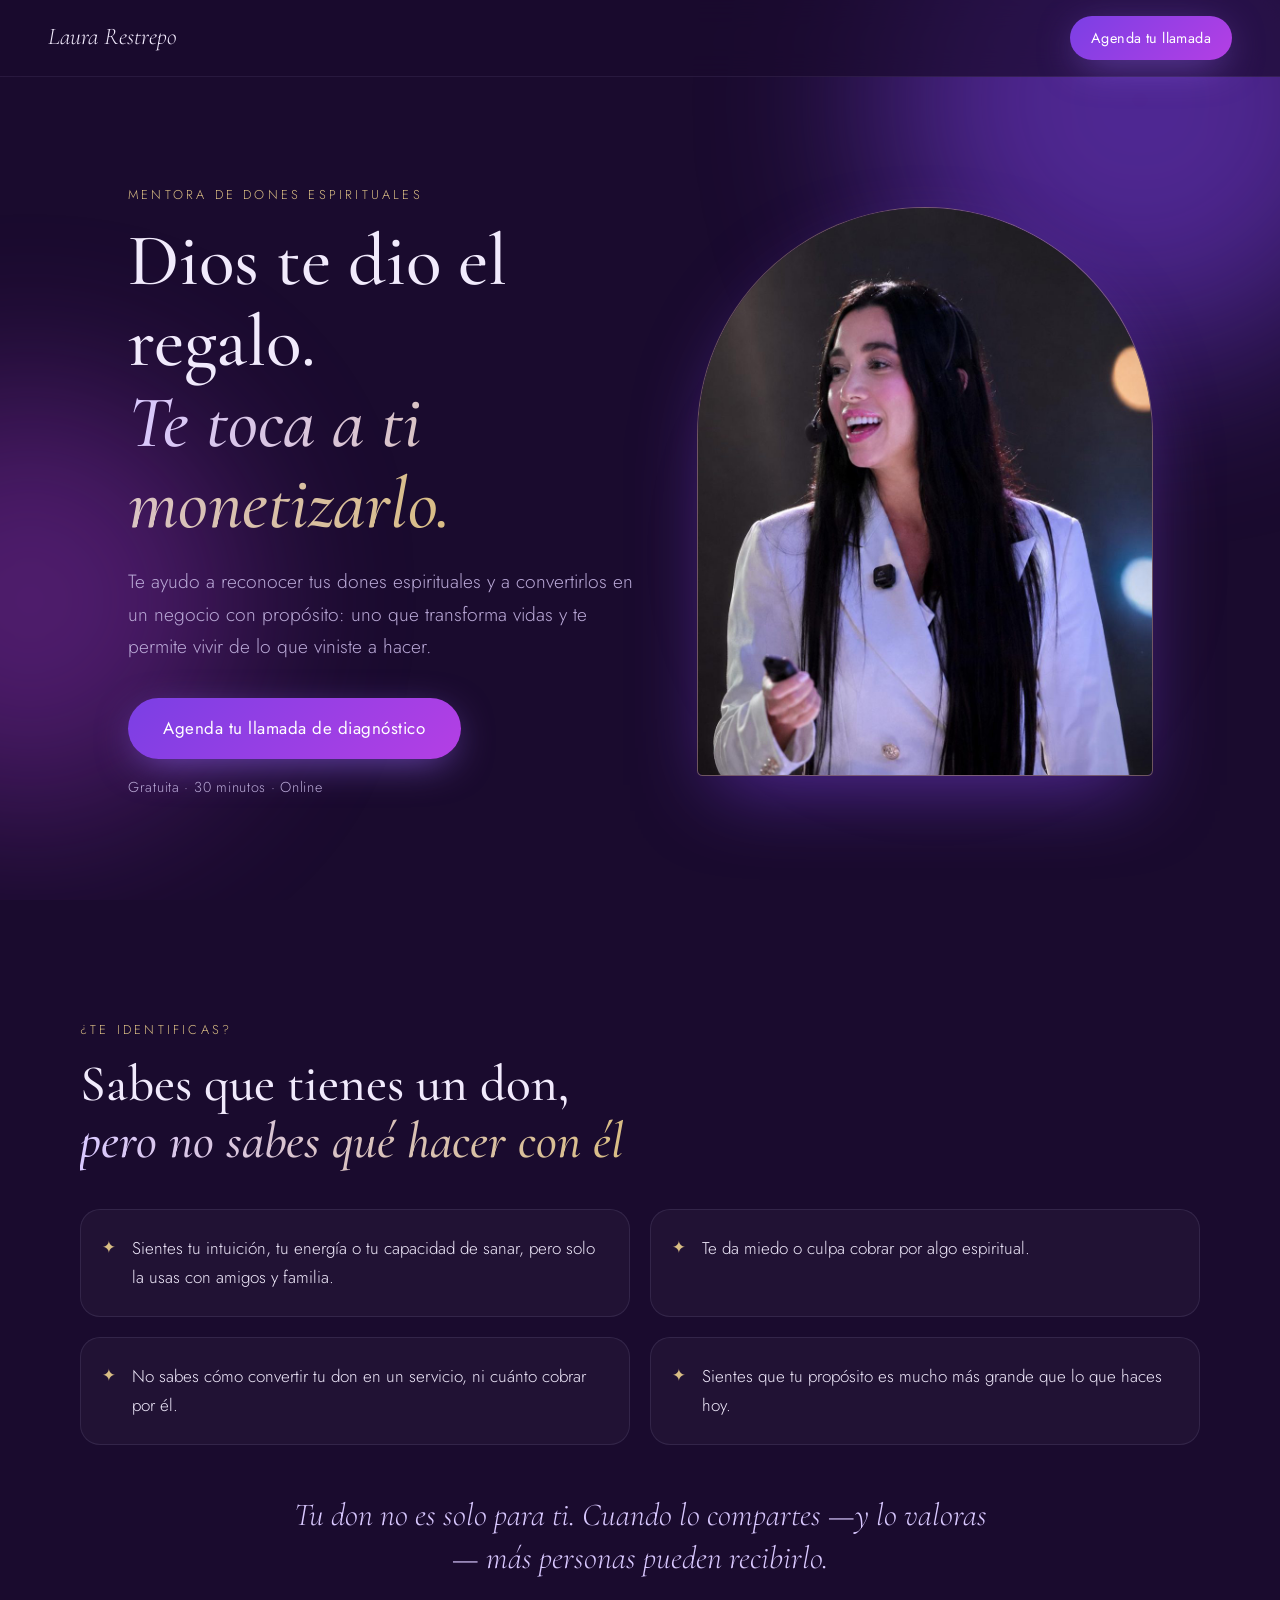
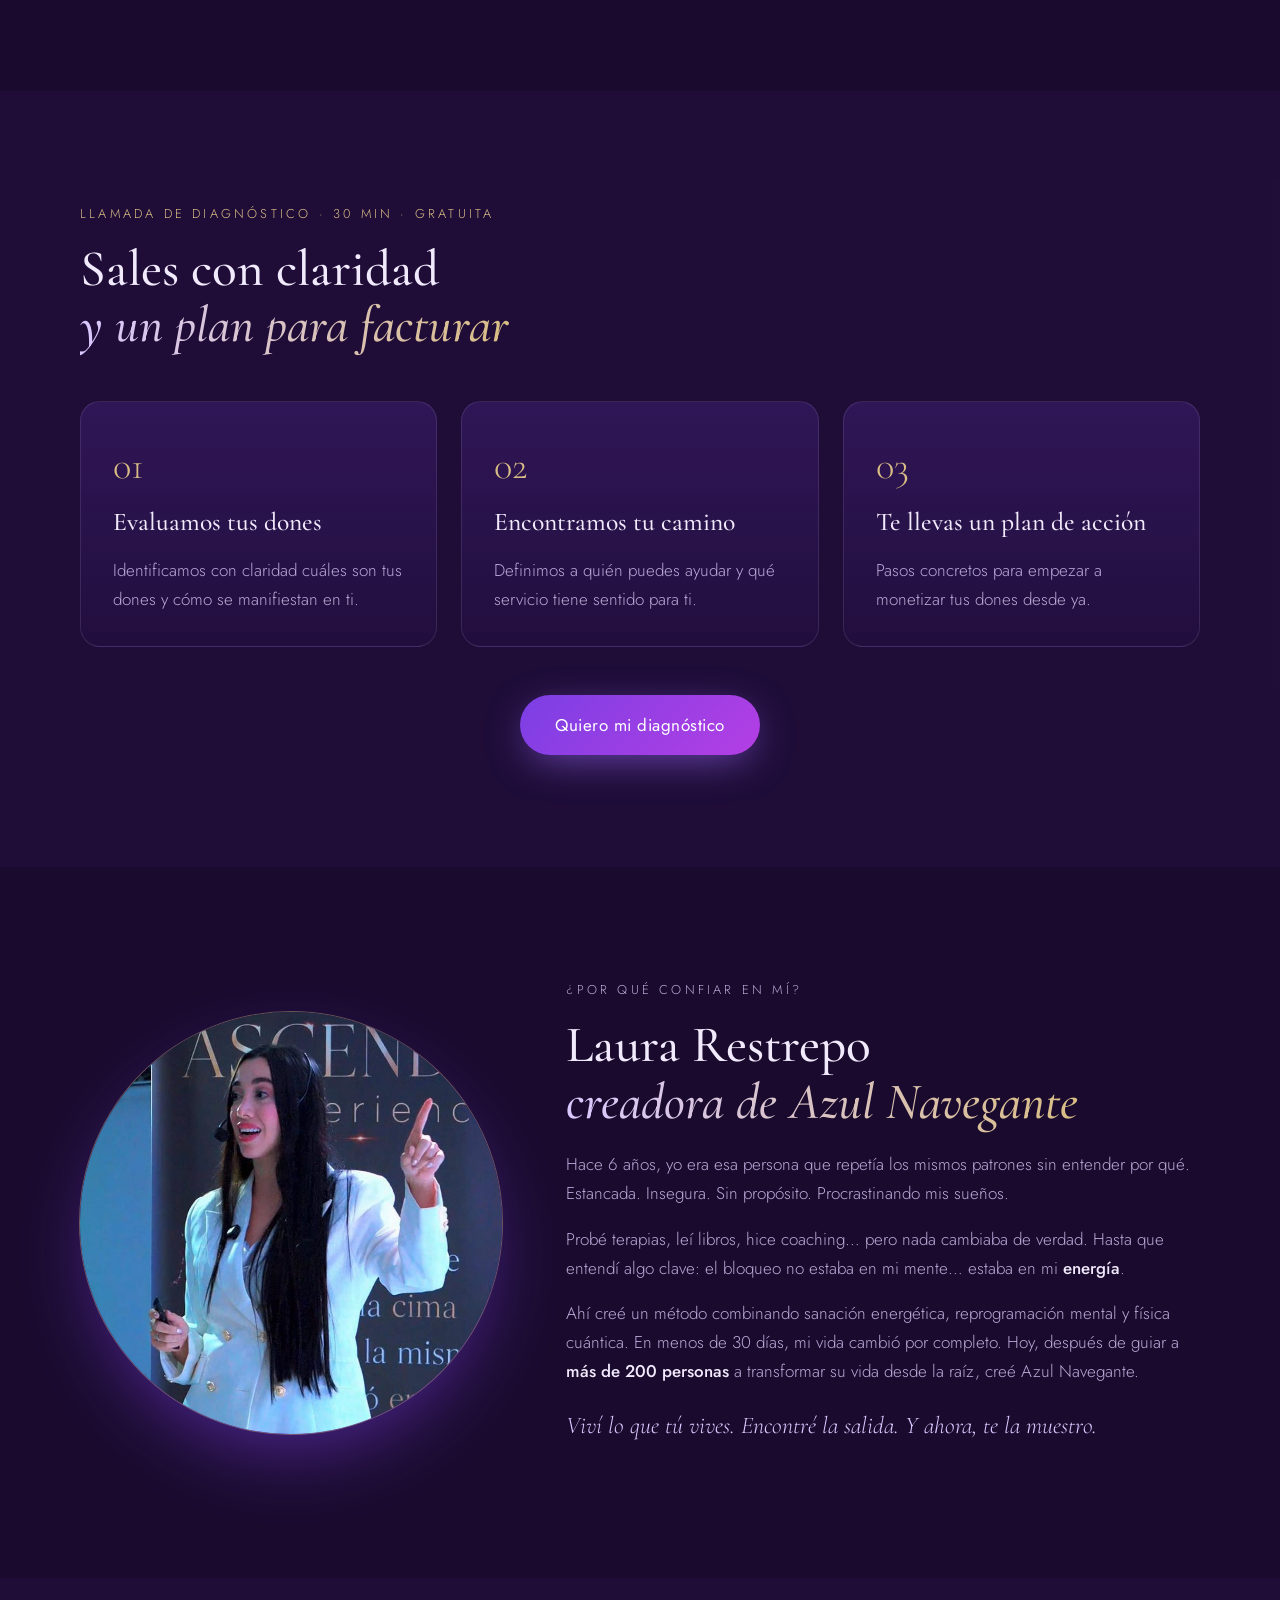
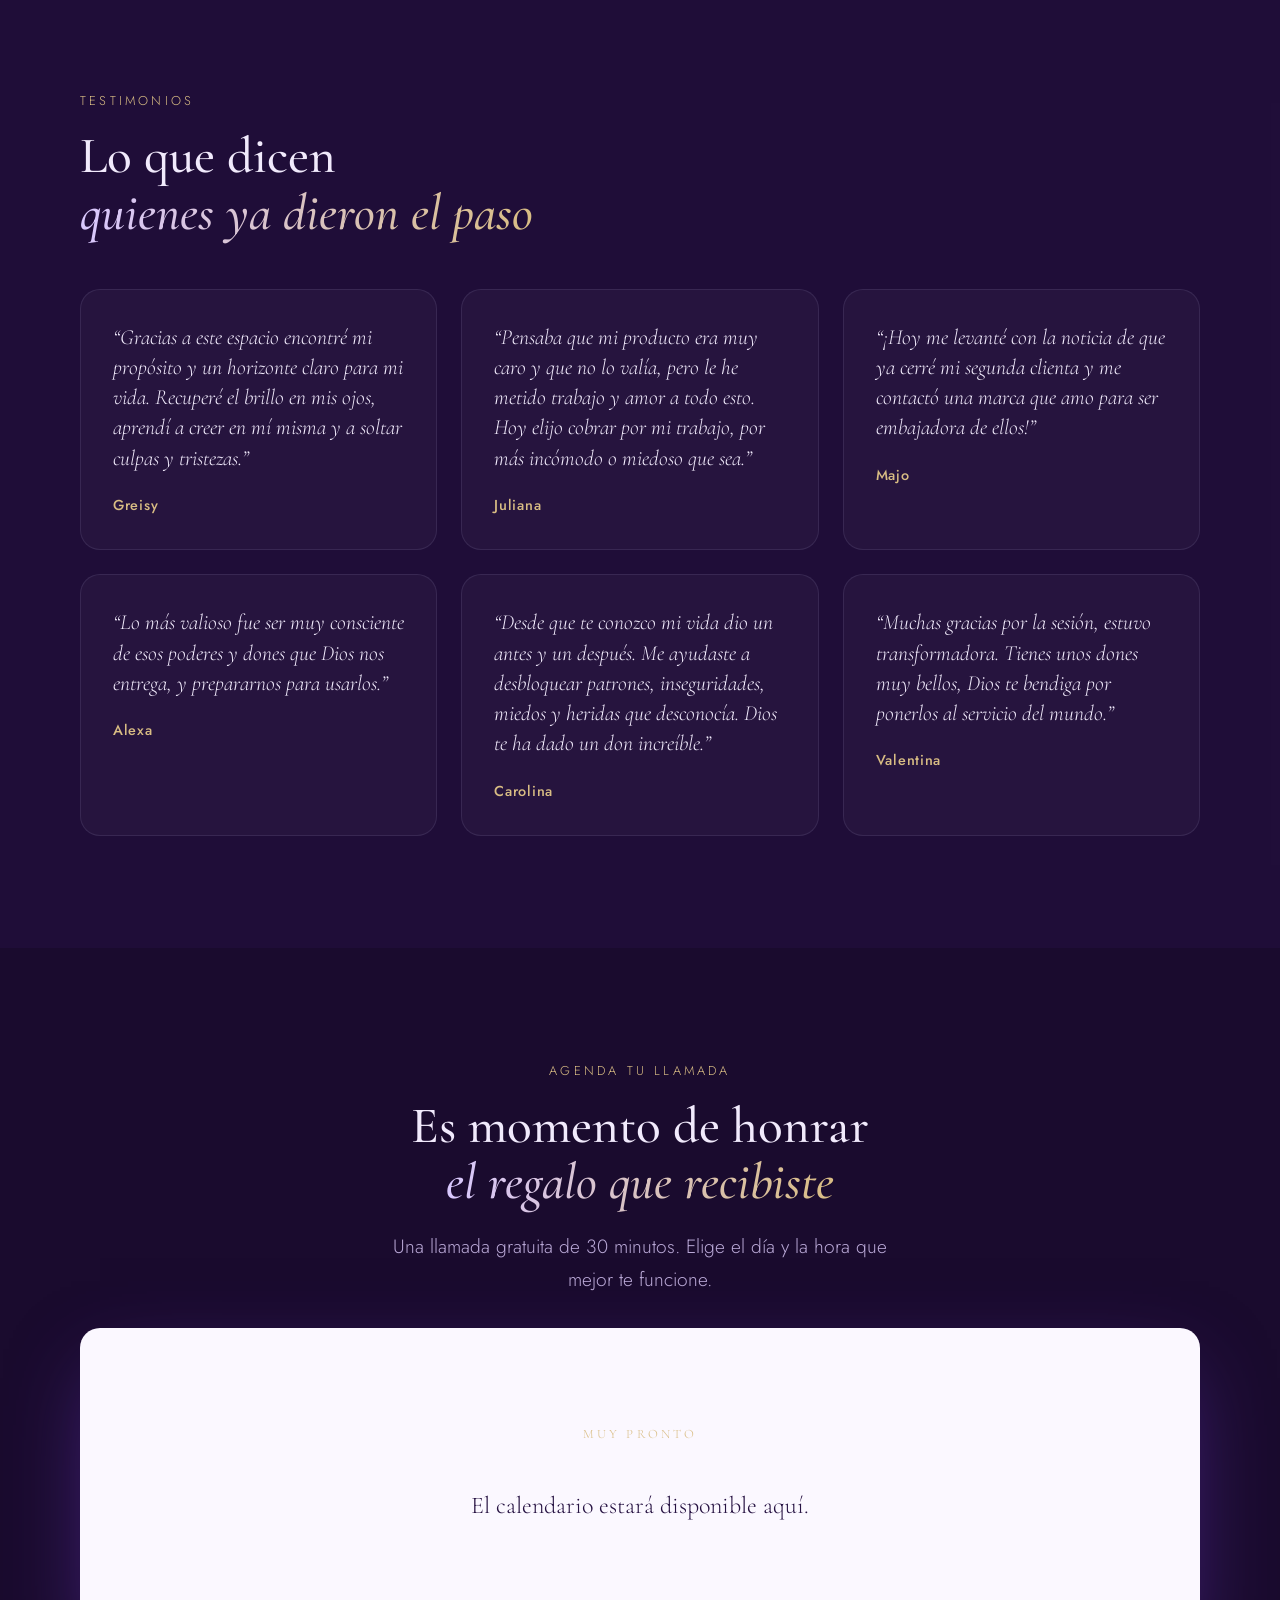
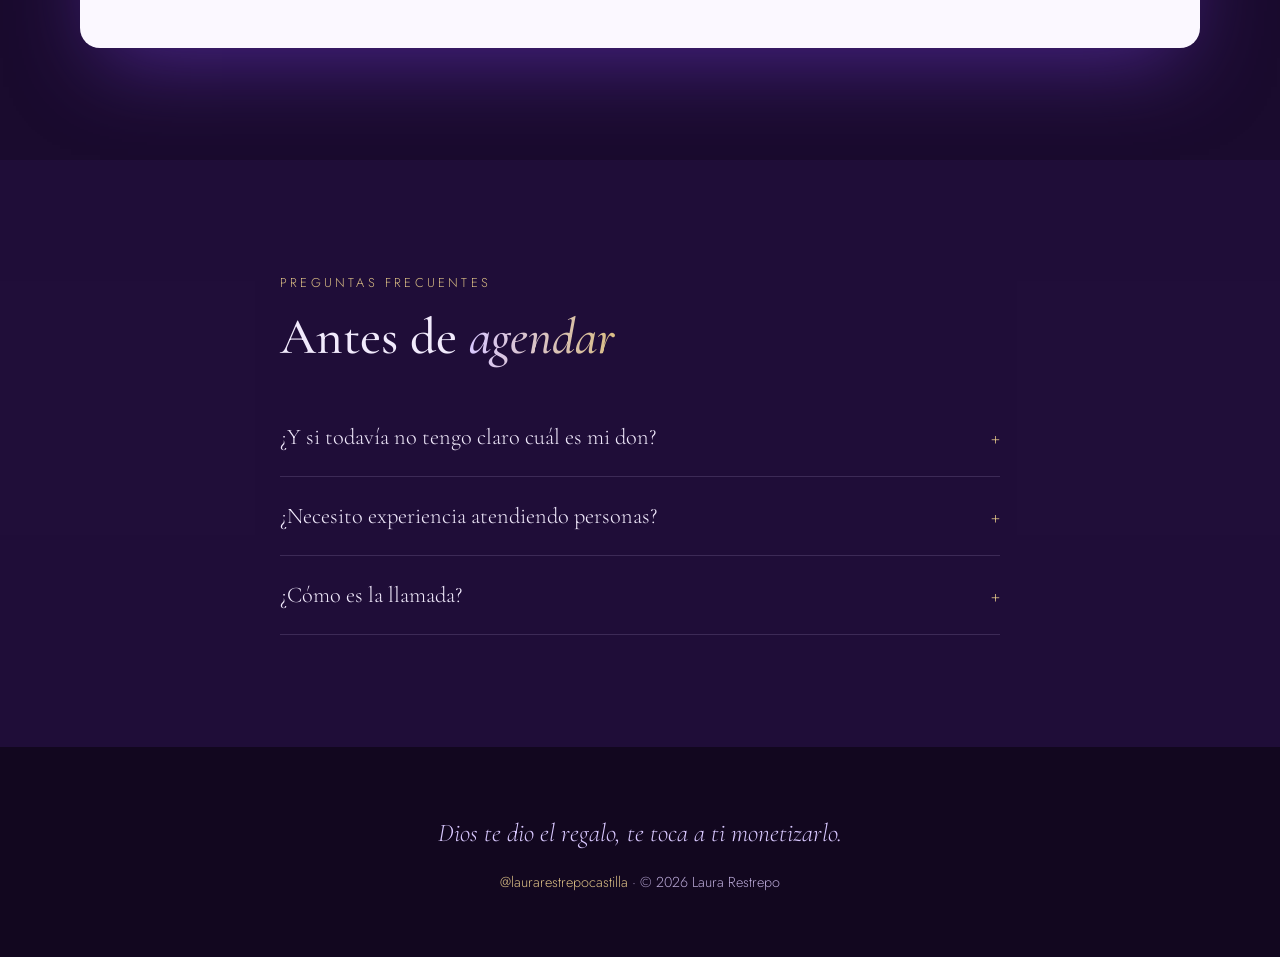
<file: index.html>
<!doctype html>
<html lang="es">
<head>
  <meta charset="utf-8" />
  <meta name="viewport" content="width=device-width, initial-scale=1" />
  <title>Laura Restrepo · Monetiza tus dones espirituales</title>
  <meta name="description" content="Dios te dio el regalo, te toca a ti monetizarlo. Agenda tu llamada de diagnóstico gratuita con Laura Restrepo y crea un plan de acción para facturar con tus dones espirituales." />
  <meta name="theme-color" content="#1a0b2e" />

  <!-- Open Graph (cómo se ve el link al compartirlo en WhatsApp / Instagram) -->
  <meta property="og:title" content="Dios te dio el regalo. Te toca a ti monetizarlo." />
  <meta property="og:description" content="Agenda tu llamada de diagnóstico con Laura Restrepo." />
  <meta property="og:image" content="https://expansiondonesespirituales.com/assets/laura.jpg" />
  <meta property="og:type" content="website" />

  <link rel="preconnect" href="https://fonts.googleapis.com" />
  <link rel="preconnect" href="https://fonts.gstatic.com" crossorigin />
  <link href="https://fonts.googleapis.com/css2?family=Cormorant+Garamond:ital,wght@0,400;0,500;0,600;1,400;1,500&family=Jost:wght@300;400;500&display=swap" rel="stylesheet" />
  <link rel="stylesheet" href="styles.css" />
</head>
<body>
  <div class="aura" aria-hidden="true">
    <span class="orb orb--1"></span>
    <span class="orb orb--2"></span>
    <span class="orb orb--3"></span>
  </div>

  <header class="nav">
    <a href="#" class="nav__logo">Laura Restrepo</a>
    <a href="#agenda" class="btn btn--small">Agenda tu llamada</a>
  </header>

  <main>
    <!-- HERO -->
    <section class="hero">
      <div class="hero__text reveal">
        <p class="eyebrow">Mentora de dones espirituales</p>
        <h1>Dios te dio el regalo.<br /><em>Te toca a ti monetizarlo.</em></h1>
        <p class="lead">
          Te ayudo a reconocer tus dones espirituales y a convertirlos en un negocio
          con propósito: uno que transforma vidas y te permite vivir de lo que viniste a hacer.
        </p>
        <a href="#agenda" class="btn">Agenda tu llamada de diagnóstico</a>
        <p class="cta-note">Gratuita · 30 minutos · Online</p>
      </div>
      <div class="hero__photo reveal">
        <div class="photo-frame">
          <!-- Reemplaza assets/laura.jpg por la foto principal de Laura (vertical, 4:5) -->
          <img src="assets/laura.jpg" alt="Laura Restrepo, mentora de dones espirituales" onerror="this.remove()" />
        </div>
      </div>
    </section>

    <!-- DOLOR -->
    <section class="section">
      <div class="container">
        <p class="eyebrow reveal">¿Te identificas?</p>
        <h2 class="reveal">Sabes que tienes un don,<br /><em>pero no sabes qué hacer con él</em></h2>
        <ul class="pains">
          <li class="reveal">Sientes tu intuición, tu energía o tu capacidad de sanar, pero solo la usas con amigos y familia.</li>
          <li class="reveal">Te da miedo o culpa cobrar por algo espiritual.</li>
          <li class="reveal">No sabes cómo convertir tu don en un servicio, ni cuánto cobrar por él.</li>
          <li class="reveal">Sientes que tu propósito es mucho más grande que lo que haces hoy.</li>
        </ul>
        <blockquote class="reframe reveal">
          Tu don no es solo para ti. Cuando lo compartes —y lo valoras— más personas pueden recibirlo.
        </blockquote>
      </div>
    </section>

    <!-- LA LLAMADA -->
    <section class="section section--alt">
      <div class="container">
        <p class="eyebrow reveal">Llamada de diagnóstico · 30 min · Gratuita</p>
        <h2 class="reveal">Sales con claridad<br /><em>y un plan para facturar</em></h2>
        <div class="steps">
          <article class="step reveal">
            <span class="step__num">01</span>
            <h3>Evaluamos tus dones</h3>
            <p>Identificamos con claridad cuáles son tus dones y cómo se manifiestan en ti.</p>
          </article>
          <article class="step reveal">
            <span class="step__num">02</span>
            <h3>Encontramos tu camino</h3>
            <p>Definimos a quién puedes ayudar y qué servicio tiene sentido para ti.</p>
          </article>
          <article class="step reveal">
            <span class="step__num">03</span>
            <h3>Te llevas un plan de acción</h3>
            <p>Pasos concretos para empezar a monetizar tus dones desde ya.</p>
          </article>
        </div>
        <div class="center reveal">
          <a href="#agenda" class="btn">Quiero mi diagnóstico</a>
        </div>
      </div>
    </section>

    <!-- SOBRE LAURA -->
    <section class="section">
      <div class="container about">
        <div class="about__photo reveal">
          <div class="photo-frame photo-frame--round">
            <!-- Foto secundaria de Laura (cuadrada) -->
            <img src="assets/laura-about.jpg" alt="Laura Restrepo" onerror="this.remove()" />
          </div>
        </div>
        <div class="about__text reveal">
          <p class="eyebrow">¿Por qué confiar en mí?</p>
          <h2>Laura Restrepo<br /><em>creadora de Azul Navegante</em></h2>
          <p>
            Hace 6 años, yo era esa persona que repetía los mismos patrones sin entender por qué.
            Estancada. Insegura. Sin propósito. Procrastinando mis sueños.
          </p>
          <p>
            Probé terapias, leí libros, hice coaching… pero nada cambiaba de verdad. Hasta que entendí algo clave:
            el bloqueo no estaba en mi mente… estaba en mi <strong>energía</strong>.
          </p>
          <p>
            Ahí creé un método combinando sanación energética, reprogramación mental y física cuántica.
            En menos de 30 días, mi vida cambió por completo. Hoy, después de guiar a
            <strong>más de 200 personas</strong> a transformar su vida desde la raíz, creé Azul Navegante.
          </p>
          <p class="about__close">Viví lo que tú vives. Encontré la salida. Y ahora, te la muestro.</p>
        </div>
      </div>
    </section>

    <!-- TESTIMONIOS -->
    <section class="section section--alt">
      <div class="container">
        <p class="eyebrow reveal">Testimonios</p>
        <h2 class="reveal">Lo que dicen<br /><em>quienes ya dieron el paso</em></h2>
        <div class="testimonials">
          <figure class="testimonial reveal">
            <blockquote>“Gracias a este espacio encontré mi propósito y un horizonte claro para mi vida. Recuperé el brillo en mis ojos, aprendí a creer en mí misma y a soltar culpas y tristezas.”</blockquote>
            <figcaption><strong>Greisy</strong></figcaption>
          </figure>
          <figure class="testimonial reveal">
            <blockquote>“Pensaba que mi producto era muy caro y que no lo valía, pero le he metido trabajo y amor a todo esto. Hoy elijo cobrar por mi trabajo, por más incómodo o miedoso que sea.”</blockquote>
            <figcaption><strong>Juliana</strong></figcaption>
          </figure>
          <figure class="testimonial reveal">
            <blockquote>“¡Hoy me levanté con la noticia de que ya cerré mi segunda clienta y me contactó una marca que amo para ser embajadora de ellos!”</blockquote>
            <figcaption><strong>Majo</strong></figcaption>
          </figure>
          <figure class="testimonial reveal">
            <blockquote>“Lo más valioso fue ser muy consciente de esos poderes y dones que Dios nos entrega, y prepararnos para usarlos.”</blockquote>
            <figcaption><strong>Alexa</strong></figcaption>
          </figure>
          <figure class="testimonial reveal">
            <blockquote>“Desde que te conozco mi vida dio un antes y un después. Me ayudaste a desbloquear patrones, inseguridades, miedos y heridas que desconocía. Dios te ha dado un don increíble.”</blockquote>
            <figcaption><strong>Carolina</strong></figcaption>
          </figure>
          <figure class="testimonial reveal">
            <blockquote>“Muchas gracias por la sesión, estuvo transformadora. Tienes unos dones muy bellos, Dios te bendiga por ponerlos al servicio del mundo.”</blockquote>
            <figcaption><strong>Valentina</strong></figcaption>
          </figure>
        </div>
      </div>
    </section>

    <!-- AGENDA -->
    <section class="section" id="agenda">
      <div class="container">
        <p class="eyebrow reveal">Agenda tu llamada</p>
        <h2 class="reveal">Es momento de honrar<br /><em>el regalo que recibiste</em></h2>
        <p class="lead center reveal">Una llamada gratuita de 30 minutos. Elige el día y la hora que mejor te funcione.</p>
        <!-- El link de Calendly se configura en script.js (CALENDLY_URL) -->
        <div id="calendly" class="booking reveal">
          <div class="booking__placeholder">
            <p class="eyebrow">Muy pronto</p>
            <p>El calendario estará disponible aquí.</p>
          </div>
        </div>
      </div>
    </section>

    <!-- FAQ -->
    <section class="section section--alt">
      <div class="container container--narrow">
        <p class="eyebrow reveal">Preguntas frecuentes</p>
        <h2 class="reveal">Antes de <em>agendar</em></h2>
        <div class="faq">
          <details class="reveal">
            <summary>¿Y si todavía no tengo claro cuál es mi don?</summary>
            <p>Para eso es la llamada. Juntas evaluamos lo que sientes y vives, y le damos nombre a tus dones.</p>
          </details>
          <details class="reveal">
            <summary>¿Necesito experiencia atendiendo personas?</summary>
            <p>No. Trabajamos desde donde estás hoy, tengas o no clientes.</p>
          </details>
          <details class="reveal">
            <summary>¿Cómo es la llamada?</summary>
            <p>Es una videollamada online, gratuita, de 30 minutos. Al final, si tiene sentido trabajar juntas, te cuento cómo puedo acompañarte. Si no, igual te llevas tu plan de acción.</p>
          </details>
        </div>
      </div>
    </section>
  </main>

  <footer class="footer">
    <p class="footer__quote">Dios te dio el regalo, te toca a ti monetizarlo.</p>
    <p>
      <a href="https://www.instagram.com/laurarestrepocastilla/" target="_blank" rel="noopener">@laurarestrepocastilla</a>
      · © <span id="year"></span> Laura Restrepo
    </p>
  </footer>

  <script src="script.js"></script>
</body>
</html>
</file>
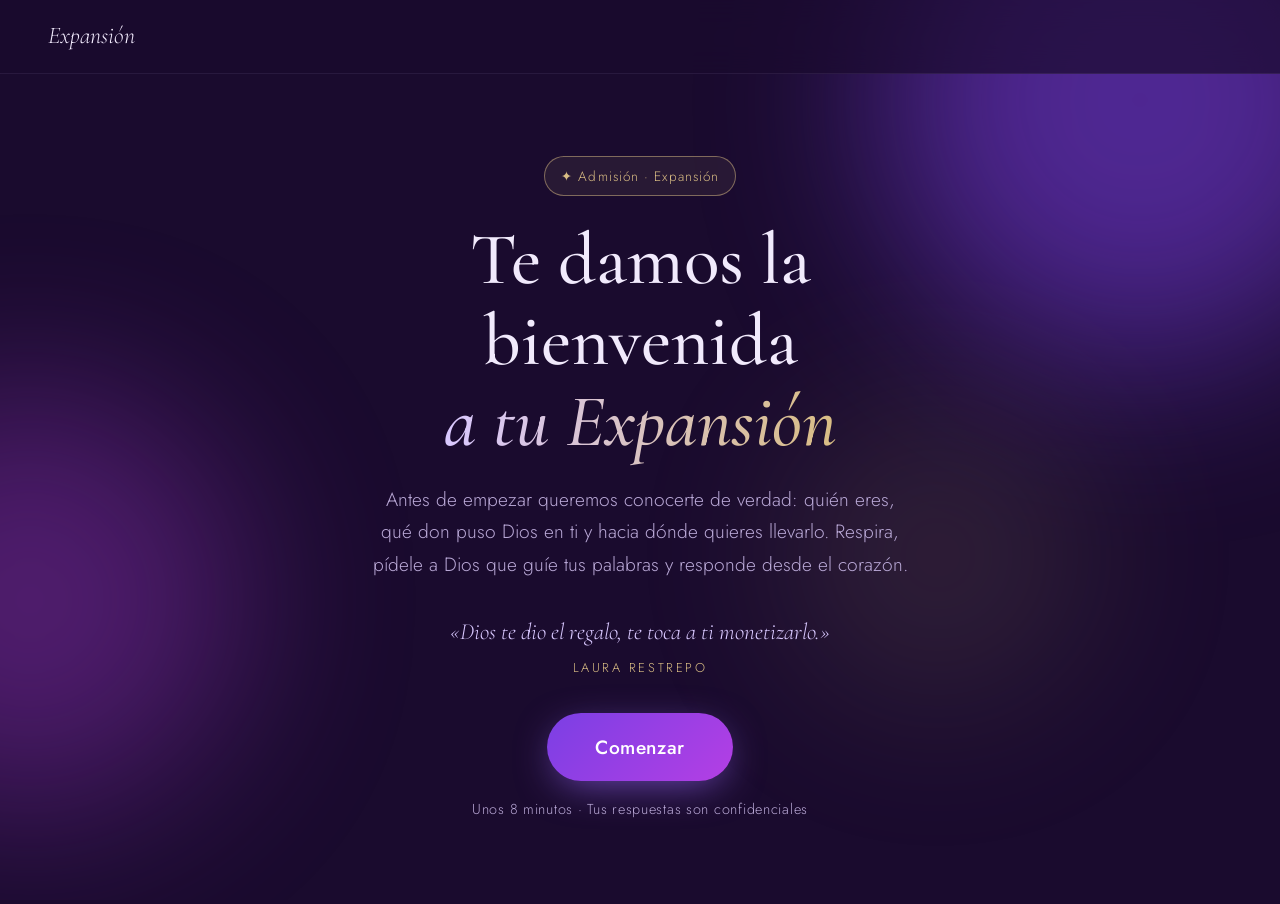
<file: admision/index.html>
<!doctype html>
<html lang="es">
<head>
  <meta charset="utf-8" />
  <meta name="viewport" content="width=device-width, initial-scale=1" />
  <title>Admisión Expansión · Laura Restrepo</title>
  <meta name="description" content="Formulario de admisión para nuevos alumnos de Expansión." />
  <!-- Solo para alumnos nuevos: no aparece en Google -->
  <meta name="robots" content="noindex" />
  <meta name="theme-color" content="#1a0b2e" />

  <meta property="og:title" content="Te damos la bienvenida a Expansión" />
  <meta property="og:description" content="Tu formulario de admisión con Laura Restrepo." />
  <meta property="og:image" content="https://expansiondonesespirituales.com/assets/laura.jpg" />
  <meta property="og:type" content="website" />

  <link rel="preconnect" href="https://fonts.googleapis.com" />
  <link rel="preconnect" href="https://fonts.gstatic.com" crossorigin />
  <link href="https://fonts.googleapis.com/css2?family=Cormorant+Garamond:ital,wght@0,400;0,500;0,600;1,400;1,500&family=Jost:wght@300;400;500&display=swap" rel="stylesheet" />
  <link rel="stylesheet" href="/styles.css" />
  <link rel="stylesheet" href="/masterclass/masterclass.css" />
  <link rel="stylesheet" href="/quiz/quiz.css" />
  <link rel="stylesheet" href="/admision/admision.css" />
</head>
<body>
  <div class="aura" aria-hidden="true">
    <span class="orb orb--1"></span>
    <span class="orb orb--2"></span>
    <span class="orb orb--3"></span>
  </div>

  <header class="nav">
    <span class="nav__logo">Expansión</span>
  </header>

  <main class="quiz">
    <!-- BIENVENIDA -->
    <section class="quiz__screen is-active" data-screen="intro">
      <p class="badge">✦ Admisión · Expansión</p>
      <h1>Te damos la bienvenida<br /><em>a tu Expansión</em></h1>
      <p class="lead center">
        Antes de empezar queremos conocerte de verdad: quién eres, qué don puso Dios en ti
        y hacia dónde quieres llevarlo. Respira, pídele a Dios que guíe tus palabras
        y responde desde el corazón.
      </p>
      <blockquote class="versiculo">
        «Dios te dio el regalo, te toca a ti monetizarlo.»
        <cite>Laura Restrepo</cite>
      </blockquote>
      <button type="button" class="btn btn--big" data-start>Comenzar</button>
      <p class="cta-note" data-resume hidden>Guardamos lo que ya habías respondido.</p>
      <p class="cta-note">Unos 8 minutos · Tus respuestas son confidenciales</p>
    </section>

    <!-- PREGUNTAS (se generan desde admision.js) -->
    <section class="quiz__screen" data-screen="question">
      <div class="quiz__progress" aria-hidden="true"><span data-progress></span></div>
      <p class="eyebrow" data-chapter></p>
      <form class="paso" data-form novalidate>
        <h2 class="quiz__question" data-question tabindex="-1"></h2>
        <p class="paso__ayuda" data-help></p>
        <div class="paso__cuerpo" data-body></div>
        <p class="form-msg" data-msg role="alert"></p>
        <div class="paso__acciones">
          <button type="button" class="quiz__back" data-back>← Volver</button>
          <button type="submit" class="btn" data-next>Continuar</button>
        </div>
      </form>
    </section>

    <!-- GRACIAS -->
    <section class="quiz__screen" data-screen="done">
      <p class="badge">✦ Admisión recibida</p>
      <h1 tabindex="-1" data-done-title>Gracias,<br /><em>ya comenzó tu Expansión</em></h1>
      <p class="lead center">
        Tus respuestas le llegaron a Laura. Las leerá con calma antes de tu primera sesión
        para acompañarte desde donde de verdad estás.
      </p>
      <div class="tu-pagina" data-pagina hidden>
        <p>Tu página personal de Expansión ya está lista: ahí está tu mapa de 5 meses y las fechas de tus mentorías. Guarda el link, es solo tuyo.</p>
        <a class="btn btn--big" data-pagina-link>Abrir mi página</a>
        <button type="button" class="quiz__back" data-pagina-copiar>Copiar mi link</button>
      </div>
      <blockquote class="versiculo">
        «Cada uno según el don que ha recibido, minístrelo a los otros, como buenos administradores
        de la multiforme gracia de Dios.»
        <cite>1 Pedro 4:10</cite>
      </blockquote>
      <p class="footer__quote">Dios te dio el regalo, te toca a ti monetizarlo.</p>
    </section>
  </main>

  <script src="/admision/admision.js"></script>
</body>
</html>
</file>
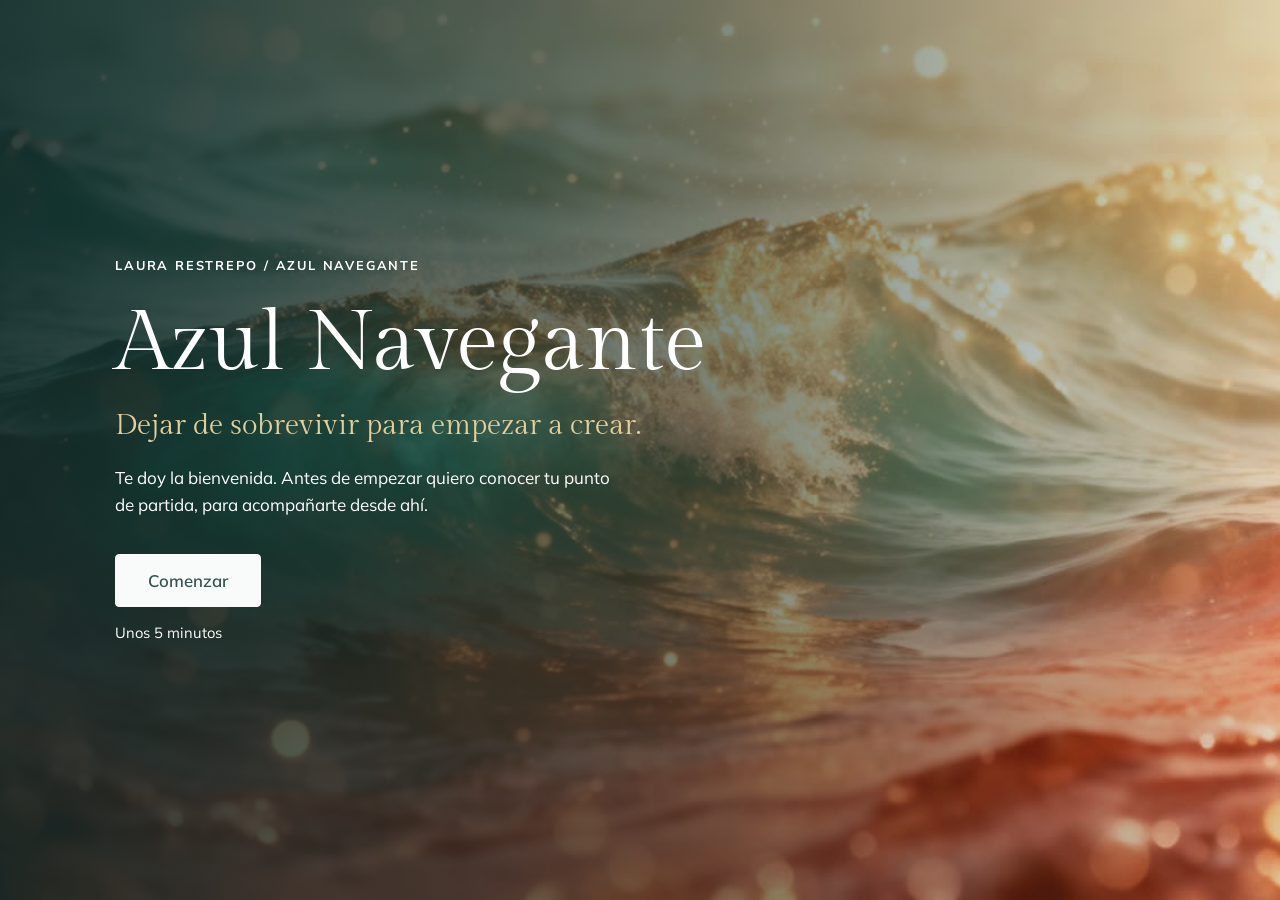
<file: azul-navegante/index.html>
<!doctype html>
<html lang="es">
<head>
  <meta charset="utf-8" />
  <meta name="viewport" content="width=device-width, initial-scale=1" />
  <title>Bienvenida · Azul Navegante</title>
  <meta name="description" content="Formulario de bienvenida de Azul Navegante, con Laura Restrepo." />
  <!-- Solo para participantes: no aparece en Google -->
  <meta name="robots" content="noindex" />
  <meta name="theme-color" content="#122929" />

  <meta property="og:title" content="Azul Navegante" />
  <meta property="og:description" content="Tu bienvenida al programa, con Laura Restrepo." />
  <meta property="og:image" content="https://expansiondonesespirituales.com/assets/azul-navegante-mar.jpg" />
  <meta property="og:type" content="website" />

  <link rel="preconnect" href="https://fonts.googleapis.com" />
  <link rel="preconnect" href="https://fonts.gstatic.com" crossorigin />
  <link href="https://fonts.googleapis.com/css2?family=Gilda+Display&family=Mulish:wght@400;600;700&display=swap" rel="stylesheet" />
  <link rel="stylesheet" href="/azul-navegante/azul-navegante.css" />
</head>
<body>
  <!-- BIENVENIDA -->
  <main class="mar" data-pantalla="inicio">
    <p class="marca">Laura Restrepo / Azul Navegante</p>
    <h1>Azul Navegante</h1>
    <p class="frase">Dejar de sobrevivir para empezar a crear.</p>
    <p class="texto">Te doy la bienvenida. Antes de empezar quiero conocer tu punto de partida, para acompañarte desde ahí.</p>
    <button type="button" class="btn btn--claro" data-empezar>Comenzar</button>
    <p class="nota">Unos 5 minutos <span data-borrador hidden>· Guardamos lo que ya habías respondido</span></p>
  </main>

  <!-- PREGUNTAS (se generan desde azul-navegante.js) -->
  <main class="pregunta" data-pantalla="pregunta" hidden>
    <div class="pregunta__mar" aria-hidden="true"></div>
    <div class="pregunta__hoja">
      <div class="avance" role="progressbar" aria-label="Avance" aria-valuemin="0"><span></span></div>
      <p class="paso" data-paso></p>
      <form data-form novalidate>
        <h2 data-titulo tabindex="-1"></h2>
        <p class="ayuda" data-ayuda></p>
        <div class="cuerpo" data-cuerpo></div>
        <label class="trampa" aria-hidden="true">Web<input name="web" tabindex="-1" autocomplete="off" /></label>
        <p class="error" data-error role="alert"></p>
        <div class="acciones">
          <button type="button" class="volver" data-volver>Volver</button>
          <button type="submit" class="btn" data-seguir>Continuar</button>
        </div>
      </form>
    </div>
  </main>

  <!-- GRACIAS -->
  <main class="mar" data-pantalla="gracias" hidden>
    <p class="marca">Laura Restrepo / Azul Navegante</p>
    <h1 data-gracias tabindex="-1">Gracias</h1>
    <p class="frase">Tu travesía empieza aquí.</p>
    <p class="texto">Ya recibí tus respuestas. Las voy a leer para acompañarte desde donde estás.</p>
  </main>

  <script src="/azul-navegante/azul-navegante.js"></script>
</body>
</html>
</file>
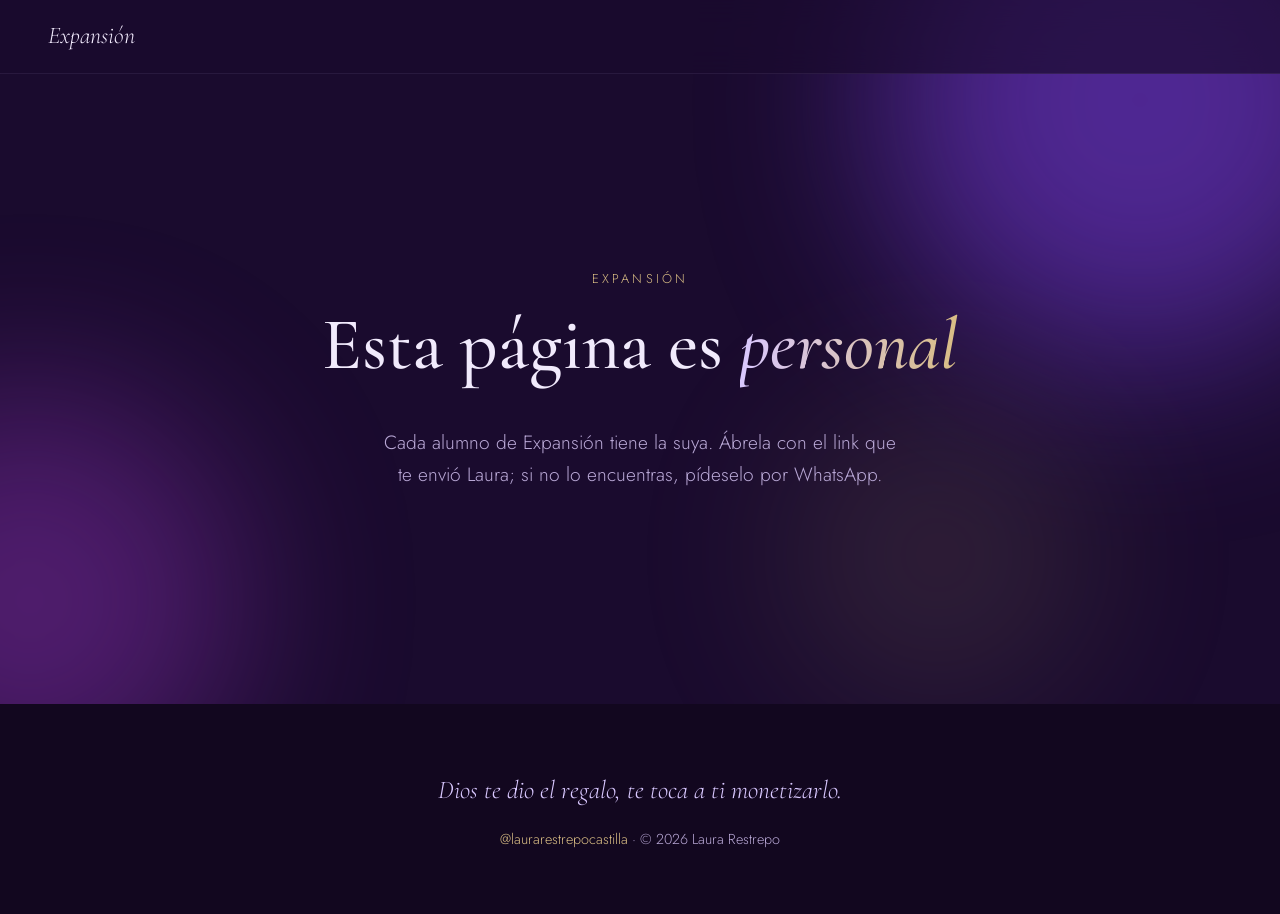
<file: bienvenida/index.html>
<!doctype html>
<html lang="es">
<head>
  <meta charset="utf-8" />
  <meta name="viewport" content="width=device-width, initial-scale=1" />
  <title>Tu camino en Expansión · Laura Restrepo</title>
  <meta name="description" content="Tu página personal de Expansión: tu mapa de 5 meses, tus 15 mentorías y tus fechas." />
  <!-- Página personal de cada alumno: no aparece en Google ni pasa su link a otros sitios -->
  <meta name="robots" content="noindex" />
  <meta name="referrer" content="no-referrer" />
  <meta name="theme-color" content="#1a0b2e" />

  <meta property="og:title" content="Tu camino en Expansión" />
  <meta property="og:description" content="Tu mapa de 5 meses con Laura Restrepo." />
  <meta property="og:image" content="https://expansiondonesespirituales.com/assets/laura.jpg" />
  <meta property="og:type" content="website" />

  <link rel="preconnect" href="https://fonts.googleapis.com" />
  <link rel="preconnect" href="https://fonts.gstatic.com" crossorigin />
  <link href="https://fonts.googleapis.com/css2?family=Cormorant+Garamond:ital,wght@0,400;0,500;0,600;1,400;1,500&family=Jost:wght@300;400;500&display=swap" rel="stylesheet" />
  <link rel="stylesheet" href="/styles.css" />
  <link rel="stylesheet" href="/presentacion/presentacion.css" />
  <link rel="stylesheet" href="/regalo/regalo.css" />
  <link rel="stylesheet" href="/bienvenida/bienvenida.css" />
</head>
<body>
  <div class="aura" aria-hidden="true">
    <span class="orb orb--1"></span>
    <span class="orb orb--2"></span>
    <span class="orb orb--3"></span>
  </div>

  <header class="nav">
    <a href="#inicio" class="nav__logo">Expansión</a>
    <nav class="pres-nav" aria-label="Secciones" data-pantalla="mapa" hidden>
      <a href="#como">Cómo funciona</a>
      <a href="#mapa">Tu mapa</a>
      <a href="#fechas">Tus fechas</a>
    </nav>
  </header>

  <!-- Mientras carga, o si el link no es de un alumno -->
  <main class="estado-carga" data-pantalla="cargando">
    <p class="lead" role="status">Abriendo tu mapa…</p>
  </main>
  <main class="estado-carga" data-pantalla="sin-link" hidden>
    <p class="eyebrow">Expansión</p>
    <h1>Esta página es <em>personal</em></h1>
    <p class="lead">Cada alumno de Expansión tiene la suya. Ábrela con el link que te envió Laura; si no lo encuentras, pídeselo por WhatsApp.</p>
  </main>
  <main class="estado-carga" data-pantalla="error" hidden>
    <p class="eyebrow">Expansión</p>
    <h1>No pudimos <em>abrir tu mapa</em></h1>
    <p class="lead">Revisa tu conexión e inténtalo de nuevo.</p>
    <button type="button" class="btn" data-reintentar>Reintentar</button>
  </main>

  <main data-pantalla="mapa" hidden>
    <!-- PORTADA -->
    <section class="hero" id="inicio">
      <div class="hero__text reveal">
        <p class="eyebrow">Te damos la bienvenida a Expansión</p>
        <h1><span data-saludo>Tu camino</span><br /><em>empieza hoy</em></h1>
        <p class="lead">
          Durante 5 meses vas a pasar de navegante a arquitecto de tu destino: activar tus dones,
          construir tu proyecto de vida y empezar a vivir de tu propósito, con Dios como pilar.
          Esta página es tuya: vuelve a ella cada vez que la necesites.
        </p>
        <div class="perfil">
          <label class="campo">
            <span>Tu meta en Expansión</span>
            <textarea data-meta rows="3" maxlength="300" placeholder="Ej.: facturar mis primeros 5.000 USD con mis sesiones"></textarea>
          </label>
          <p class="proxima" data-proxima hidden></p>
        </div>
        <div class="importar" data-importar hidden>
          <p></p>
          <button type="button" class="btn btn--ghost">Pasar mis fechas</button>
        </div>
      </div>
      <div class="hero__photo reveal">
        <div class="photo-frame">
          <img src="/assets/laura.jpg" alt="Laura Restrepo" />
        </div>
      </div>
    </section>

    <section class="pres-stats" aria-label="El programa en cifras">
      <dl class="container pres-stats__grid reveal">
        <div><dt>5</dt><dd>meses, un puerto por mes</dd></div>
        <div><dt>15</dt><dd>mentorías 1:1 con Laura</dd></div>
        <div><dt>3</dt><dd>mentorías cada mes</dd></div>
        <div><dt>5.000</dt><dd>USD, la meta del programa</dd></div>
      </dl>
    </section>

    <!-- CÓMO FUNCIONA -->
    <section class="section" id="como">
      <div class="container">
        <p class="eyebrow reveal">Cómo funciona</p>
        <h2 class="reveal">Todo lo que tienes <em>a tu disposición</em></h2>
        <div class="piezas">
          <article class="pieza reveal">
            <span class="pieza__icono" aria-hidden="true">✦</span>
            <h3>15 mentorías 1:1</h3>
            <p>Tres cada mes, contigo y con Laura. Quedan grabadas en tu módulo privado para que las repases cuando quieras.</p>
          </article>
          <article class="pieza reveal">
            <span class="pieza__icono" aria-hidden="true">▶</span>
            <h3>Módulos de formación</h3>
            <p>Clases pregrabadas en la plataforma, una por cada puerto. Mírala antes de tus mentorías del mes.</p>
          </article>
          <article class="pieza reveal">
            <span class="pieza__icono" aria-hidden="true">✎</span>
            <h3>Material de implementación</h3>
            <p>Workbooks, meditaciones, protocolos y guías para llevar a la práctica lo que trabajas.</p>
          </article>
          <article class="pieza reveal">
            <span class="pieza__icono" aria-hidden="true">✆</span>
            <h3>Soporte por WhatsApp</h3>
            <p>Tu línea directa con Laura entre una mentoría y otra.</p>
          </article>
        </div>

        <h3 class="pres-sub reveal">Tu ritmo de cada mes</h3>
        <ol class="ritmo">
          <li class="reveal"><b>1</b><div><strong>Aprende</strong><span>Mira el módulo del puerto en la plataforma.</span></div></li>
          <li class="reveal"><b>2</b><div><strong>Profundiza</strong><span>Trabaja cada tema con Laura en tus 3 mentorías.</span></div></li>
          <li class="reveal"><b>3</b><div><strong>Implementa</strong><span>Aplica el material de la semana y lleva tus avances.</span></div></li>
          <li class="reveal"><b>4</b><div><strong>Construye</strong><span>Al cerrar el mes tienes algo concreto en tus manos.</span></div></li>
        </ol>
        <p class="pres-metodo reveal">
          <strong>Método TRE™: Transformación, Revelación y Expansión.</strong>
          Es el método de Laura que integra reprogramación de identidad, activación de dones espirituales,
          proyecto de vida y expansión consciente. Es la columna vertebral de todo el programa.
        </p>
      </div>
    </section>

    <!-- MAPA -->
    <section class="section section--alt" id="mapa">
      <div class="container">
        <p class="eyebrow reveal">Tu mapa</p>
        <h2 class="reveal">5 puertos, <em>15 mentorías</em></h2>
        <p class="lead reveal">Abre cada mes para ver qué trabajas, anota la fecha de cada mentoría y márcala cuando la tengas.</p>
        <div class="progreso reveal" aria-live="polite">
          <div class="progreso__barra"><span data-barra></span></div>
          <p data-progreso>0 de 15 mentorías realizadas</p>
        </div>
        <ol class="meses" data-meses></ol>

        <h3 class="pres-sub reveal">Sesiones de regalo</h3>
        <ol class="bonus-sesiones" data-bonus></ol>
      </div>
    </section>

    <!-- FECHAS -->
    <section class="section" id="fechas">
      <div class="container container--narrow">
        <p class="eyebrow reveal">Tus fechas</p>
        <h2 class="reveal">Tu calendario <em>de un vistazo</em></h2>
        <p class="lead reveal">Lo que anotes se guarda solo y lo ves desde cualquier dispositivo con tu link. Las horas aparecen en tu hora local.</p>
        <div class="agenda reveal" data-agenda></div>
        <div class="agenda__acciones reveal">
          <button type="button" class="btn" data-ics>Descargar a mi calendario</button>
          <button type="button" class="btn btn--ghost" data-compartir>Copiar mi link</button>
          <button type="button" class="btn btn--ghost" data-imprimir>Imprimir</button>
        </div>
        <p class="agenda__nota" data-aviso role="status"></p>

        <h3 class="pres-sub reveal">Antes de tu primera mentoría</h3>
        <ul class="checks checks--grandes" data-antes></ul>
      </div>
    </section>

    <section class="section section--alt">
      <p class="reframe reveal">
        «Cada uno según el don que ha recibido, minístrelo a los otros, como buenos administradores
        de la multiforme gracia de Dios.»
        <span class="reframe__cita">1 Pedro 4:10</span>
      </p>
    </section>
  </main>

  <p class="guardado" data-guardado role="status"></p>

  <footer class="footer">
    <p class="footer__quote">Dios te dio el regalo, te toca a ti monetizarlo.</p>
    <p>
      <a href="https://www.instagram.com/laurarestrepocastilla/" target="_blank" rel="noopener">@laurarestrepocastilla</a>
      · © <span id="year"></span> Laura Restrepo
    </p>
  </footer>

  <script src="/script.js"></script>
  <script src="/bienvenida/bienvenida.js"></script>
</body>
</html>
</file>
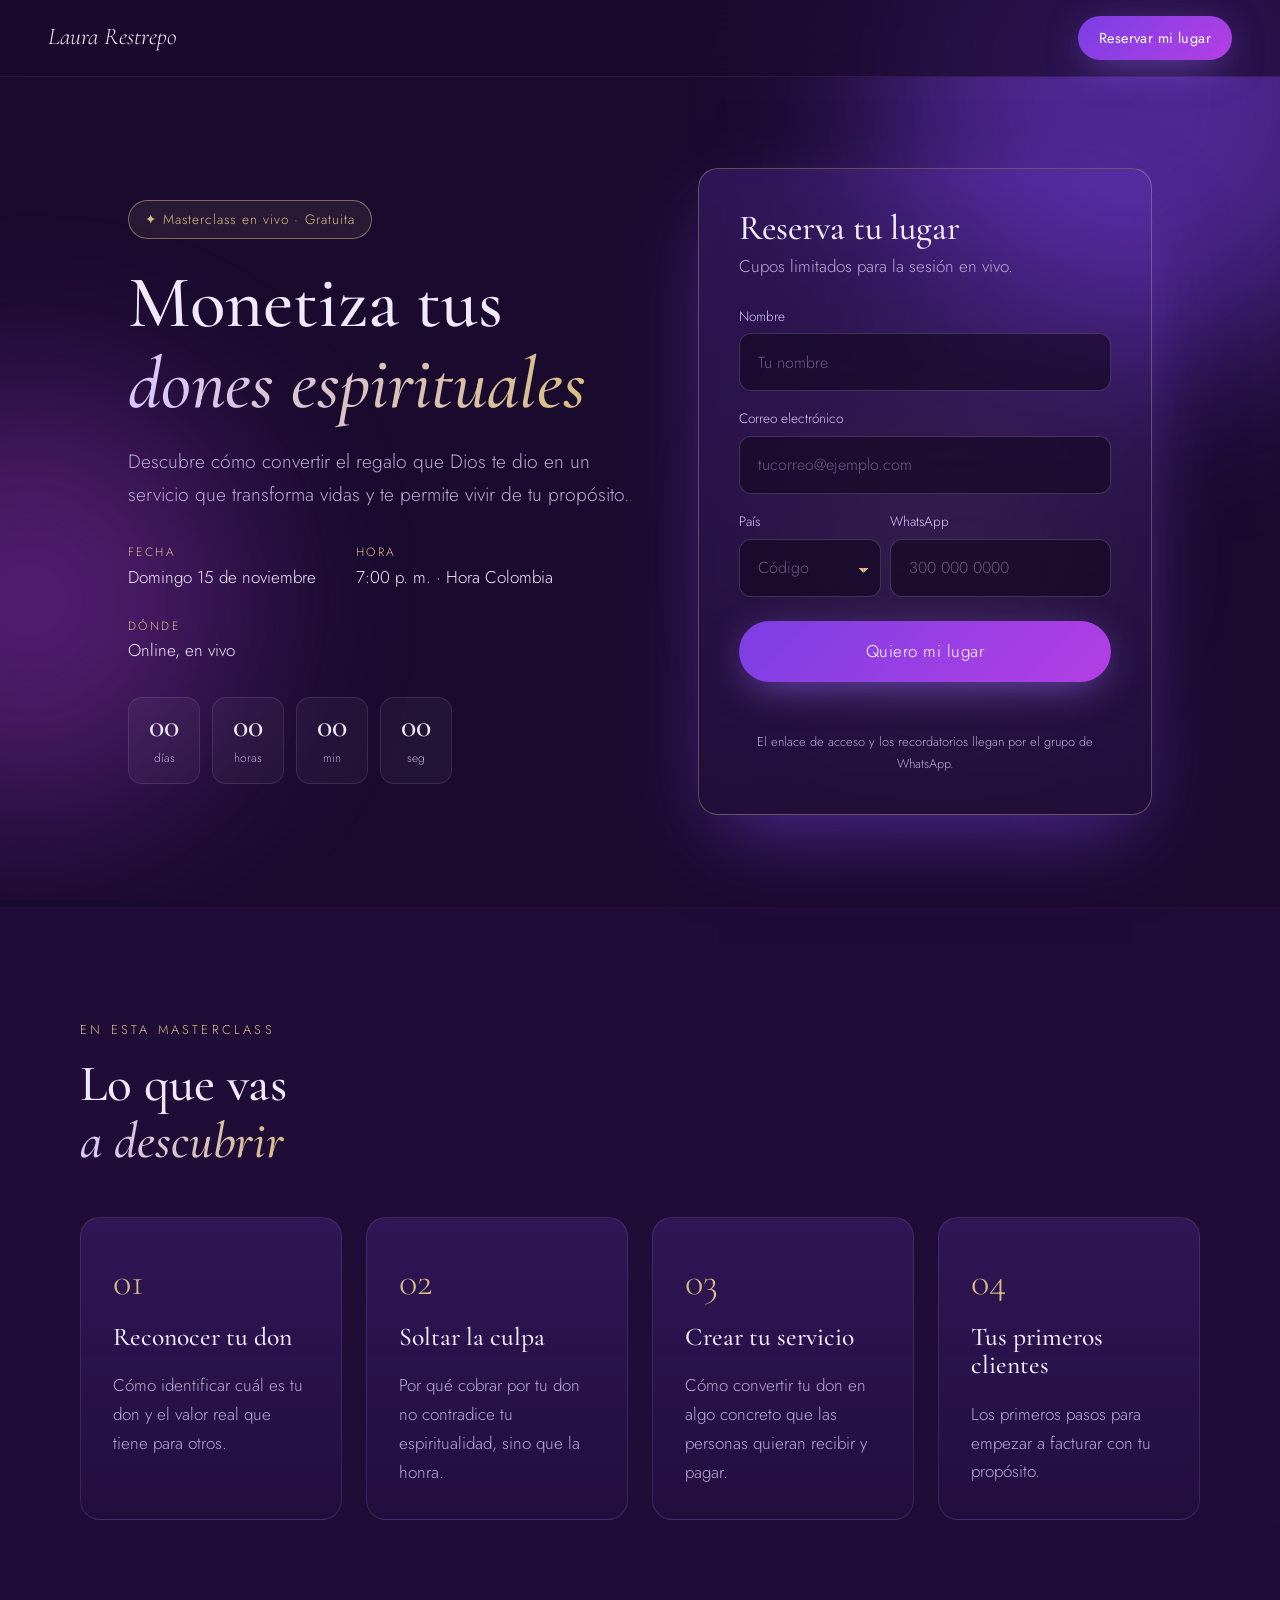
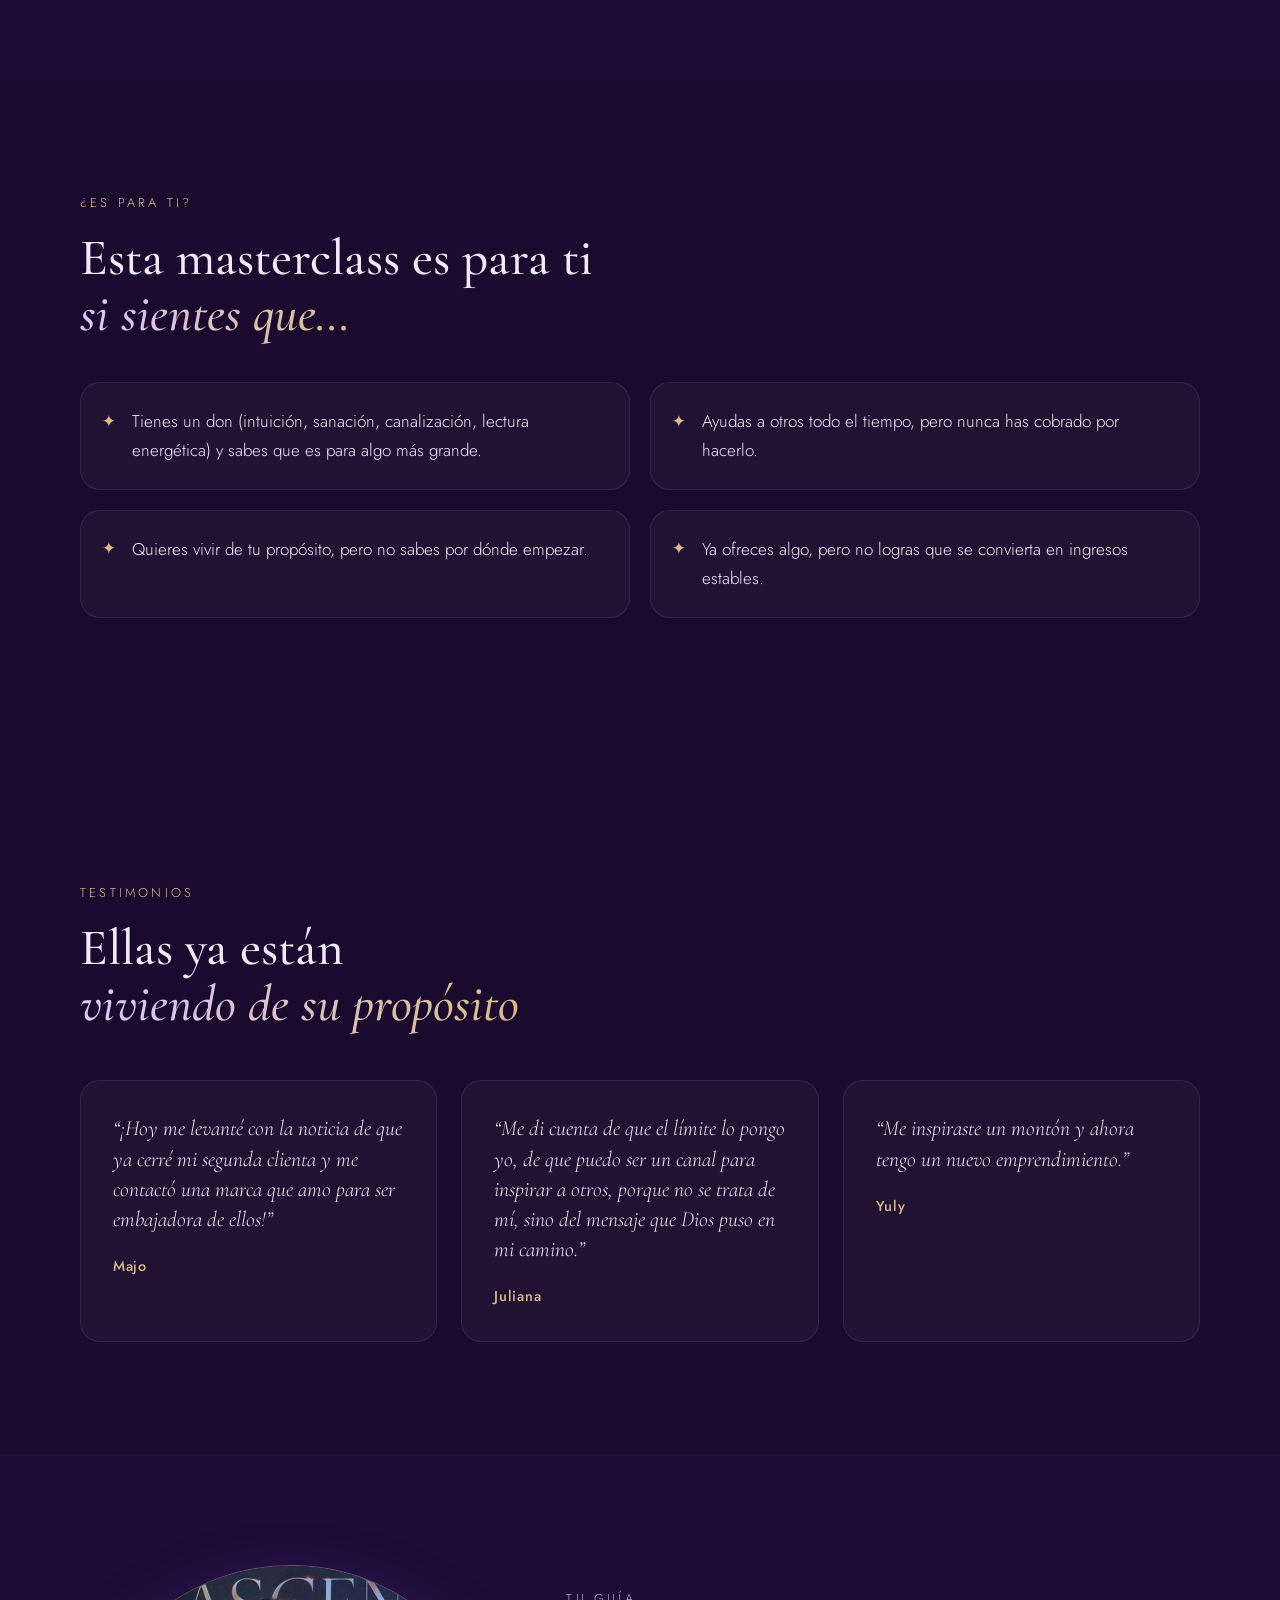
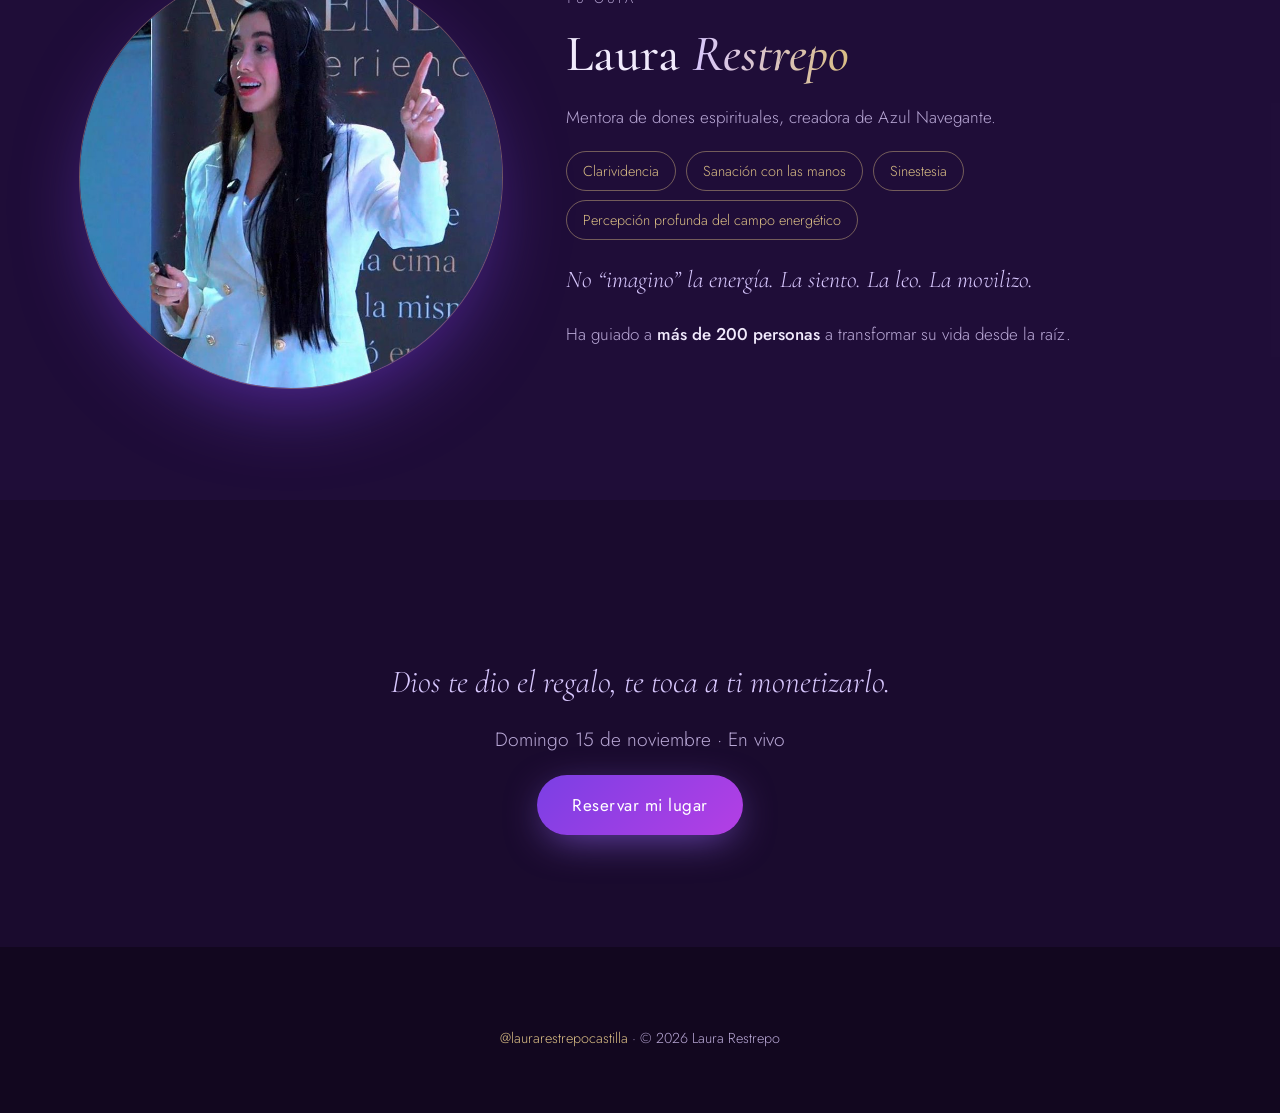
<file: masterclass/index.html>
<!doctype html>
<html lang="es">
<head>
  <meta charset="utf-8" />
  <meta name="viewport" content="width=device-width, initial-scale=1" />
  <title>Masterclass · Monetiza tus dones espirituales</title>
  <meta name="description" content="Masterclass en vivo con Laura Restrepo, domingo 15 de noviembre. Descubre cómo convertir tus dones espirituales en un negocio con propósito." />
  <meta name="theme-color" content="#1a0b2e" />

  <meta property="og:title" content="Masterclass en vivo · Monetiza tus dones espirituales" />
  <meta property="og:description" content="Domingo 15 de noviembre con Laura Restrepo. Reserva tu lugar." />
  <meta property="og:image" content="https://expansiondonesespirituales.com/assets/laura.jpg" />
  <meta property="og:type" content="website" />

  <link rel="preconnect" href="https://fonts.googleapis.com" />
  <link rel="preconnect" href="https://fonts.gstatic.com" crossorigin />
  <link href="https://fonts.googleapis.com/css2?family=Cormorant+Garamond:ital,wght@0,400;0,500;0,600;1,400;1,500&family=Jost:wght@300;400;500&display=swap" rel="stylesheet" />
  <link rel="stylesheet" href="/styles.css" />
  <link rel="stylesheet" href="/masterclass/masterclass.css" />
</head>
<body>
  <div class="aura" aria-hidden="true">
    <span class="orb orb--1"></span>
    <span class="orb orb--2"></span>
    <span class="orb orb--3"></span>
  </div>

  <header class="nav">
    <a href="/" class="nav__logo">Laura Restrepo</a>
    <a href="#registro" class="btn btn--small">Reservar mi lugar</a>
  </header>

  <main>
    <!-- HERO + REGISTRO -->
    <section class="mc-hero">
      <div class="mc-hero__text reveal">
        <p class="badge">✦ Masterclass en vivo · Gratuita</p>
        <h1>Monetiza tus<br /><em>dones espirituales</em></h1>
        <p class="lead">
          Descubre cómo convertir el regalo que Dios te dio en un servicio que transforma vidas
          y te permite vivir de tu propósito.
        </p>
        <ul class="event-meta">
          <li><span>Fecha</span>Domingo 15 de noviembre</li>
          <!-- TODO: confirmar hora y zona horaria (también en masterclass.js) -->
          <li><span>Hora</span>7:00 p. m. · Hora Colombia</li>
          <li><span>Dónde</span>Online, en vivo</li>
        </ul>
        <div class="countdown" data-countdown aria-label="Tiempo para la masterclass">
          <div><strong data-unit="days">00</strong><span>días</span></div>
          <div><strong data-unit="hours">00</strong><span>horas</span></div>
          <div><strong data-unit="minutes">00</strong><span>min</span></div>
          <div><strong data-unit="seconds">00</strong><span>seg</span></div>
        </div>
      </div>

      <div class="form-card reveal" id="registro">
        <h2>Reserva tu lugar</h2>
        <p class="form-card__sub">Cupos limitados para la sesión en vivo.</p>
        <form class="signup" data-signup novalidate>
          <label>
            <span>Nombre</span>
            <input type="text" name="name" autocomplete="given-name" required placeholder="Tu nombre" />
          </label>
          <label>
            <span>Correo electrónico</span>
            <input type="email" name="email" autocomplete="email" required placeholder="tucorreo@ejemplo.com" />
          </label>
          <div class="phone-row">
            <label>
              <span>País</span>
              <select name="country" required data-country>
                <option value="" selected disabled>Código</option>
              </select>
            </label>
            <label>
              <span>WhatsApp</span>
              <input type="tel" name="phone" autocomplete="tel-national" inputmode="tel" required placeholder="300 000 0000" />
            </label>
          </div>
          <button type="submit" class="btn btn--block">Quiero mi lugar</button>
          <p class="form-msg" data-form-msg role="status"></p>
          <p class="form-legal">El enlace de acceso y los recordatorios llegan por el grupo de WhatsApp.</p>
        </form>
      </div>
    </section>

    <!-- QUÉ VAS A DESCUBRIR -->
    <section class="section section--alt">
      <div class="container">
        <p class="eyebrow reveal">En esta masterclass</p>
        <h2 class="reveal">Lo que vas<br /><em>a descubrir</em></h2>
        <div class="steps steps--four">
          <article class="step reveal">
            <span class="step__num">01</span>
            <h3>Reconocer tu don</h3>
            <p>Cómo identificar cuál es tu don y el valor real que tiene para otros.</p>
          </article>
          <article class="step reveal">
            <span class="step__num">02</span>
            <h3>Soltar la culpa</h3>
            <p>Por qué cobrar por tu don no contradice tu espiritualidad, sino que la honra.</p>
          </article>
          <article class="step reveal">
            <span class="step__num">03</span>
            <h3>Crear tu servicio</h3>
            <p>Cómo convertir tu don en algo concreto que las personas quieran recibir y pagar.</p>
          </article>
          <article class="step reveal">
            <span class="step__num">04</span>
            <h3>Tus primeros clientes</h3>
            <p>Los primeros pasos para empezar a facturar con tu propósito.</p>
          </article>
        </div>
      </div>
    </section>

    <!-- PARA QUIÉN -->
    <section class="section">
      <div class="container">
        <p class="eyebrow reveal">¿Es para ti?</p>
        <h2 class="reveal">Esta masterclass es para ti<br /><em>si sientes que…</em></h2>
        <ul class="pains">
          <li class="reveal">Tienes un don (intuición, sanación, canalización, lectura energética) y sabes que es para algo más grande.</li>
          <li class="reveal">Ayudas a otros todo el tiempo, pero nunca has cobrado por hacerlo.</li>
          <li class="reveal">Quieres vivir de tu propósito, pero no sabes por dónde empezar.</li>
          <li class="reveal">Ya ofreces algo, pero no logras que se convierta en ingresos estables.</li>
        </ul>
      </div>
    </section>

    <!-- TESTIMONIOS -->
    <section class="section">
      <div class="container">
        <p class="eyebrow reveal">Testimonios</p>
        <h2 class="reveal">Ellas ya están<br /><em>viviendo de su propósito</em></h2>
        <div class="testimonials">
          <figure class="testimonial reveal">
            <blockquote>“¡Hoy me levanté con la noticia de que ya cerré mi segunda clienta y me contactó una marca que amo para ser embajadora de ellos!”</blockquote>
            <figcaption><strong>Majo</strong></figcaption>
          </figure>
          <figure class="testimonial reveal">
            <blockquote>“Me di cuenta de que el límite lo pongo yo, de que puedo ser un canal para inspirar a otros, porque no se trata de mí, sino del mensaje que Dios puso en mi camino.”</blockquote>
            <figcaption><strong>Juliana</strong></figcaption>
          </figure>
          <figure class="testimonial reveal">
            <blockquote>“Me inspiraste un montón y ahora tengo un nuevo emprendimiento.”</blockquote>
            <figcaption><strong>Yuly</strong></figcaption>
          </figure>
        </div>
      </div>
    </section>

    <!-- SOBRE LAURA -->
    <section class="section section--alt">
      <div class="container about">
        <div class="about__photo reveal">
          <div class="photo-frame photo-frame--round">
            <img src="/assets/laura-about.jpg" alt="Laura Restrepo" onerror="this.remove()" />
          </div>
        </div>
        <div class="about__text reveal">
          <p class="eyebrow">Tu guía</p>
          <h2>Laura <em>Restrepo</em></h2>
          <p>Mentora de dones espirituales, creadora de Azul Navegante.</p>
          <ul class="gifts">
            <li>Clarividencia</li>
            <li>Sanación con las manos</li>
            <li>Sinestesia</li>
            <li>Percepción profunda del campo energético</li>
          </ul>
          <p class="about__close">No “imagino” la energía. La siento. La leo. La movilizo.</p>
          <p>Ha guiado a <strong>más de 200 personas</strong> a transformar su vida desde la raíz.</p>
        </div>
      </div>
    </section>

    <!-- CTA FINAL -->
    <section class="section">
      <div class="container center">
        <blockquote class="reframe reveal">Dios te dio el regalo, te toca a ti monetizarlo.</blockquote>
        <p class="lead center reveal">Domingo 15 de noviembre · En vivo</p>
        <div class="reveal">
          <a href="#registro" class="btn">Reservar mi lugar</a>
        </div>
      </div>
    </section>
  </main>

  <footer class="footer">
    <p>
      <a href="https://www.instagram.com/laurarestrepocastilla/" target="_blank" rel="noopener">@laurarestrepocastilla</a>
      · © <span id="year"></span> Laura Restrepo
    </p>
  </footer>

  <script src="/script.js"></script>
  <script src="/masterclass/masterclass.js"></script>
</body>
</html>
</file>
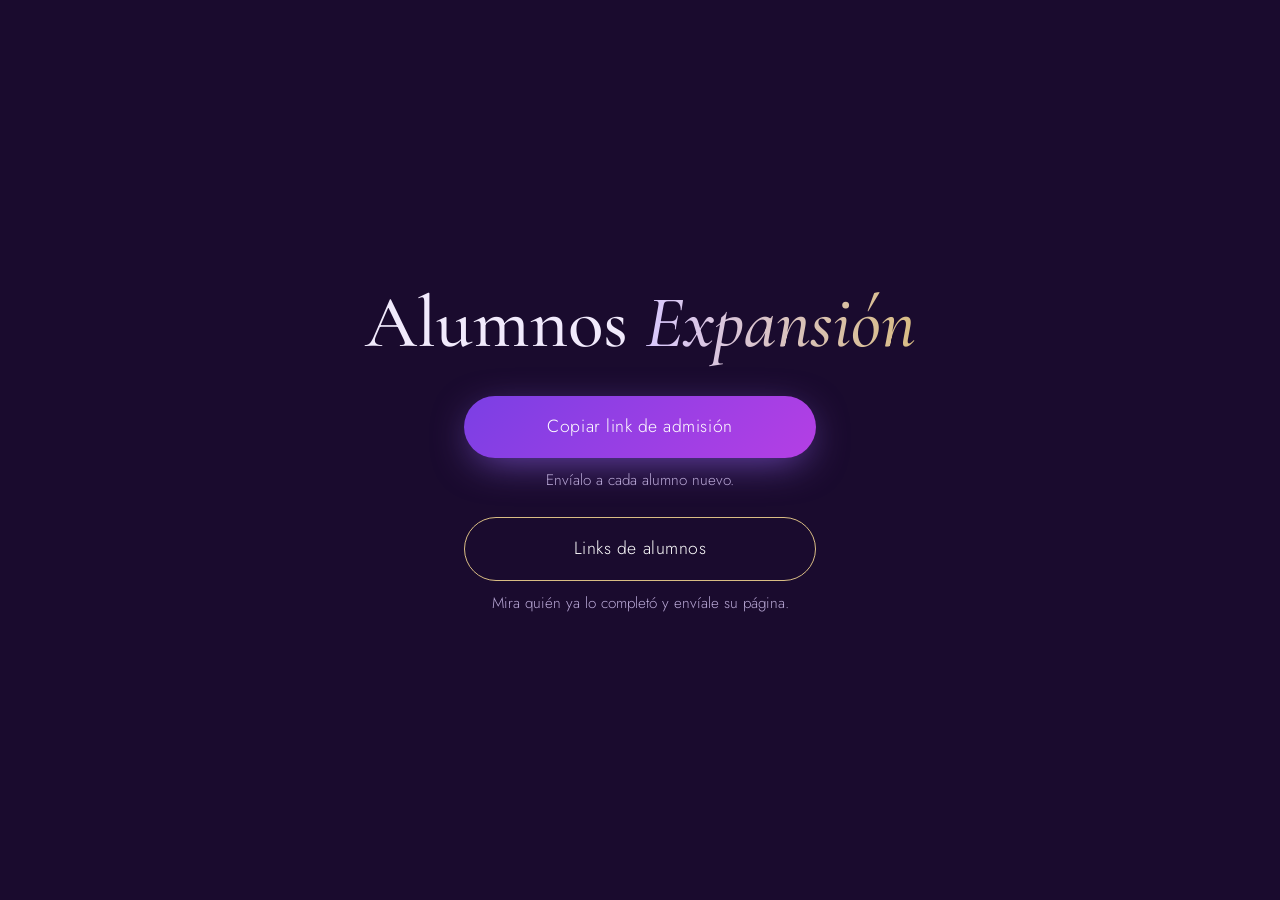
<file: panel/index.html>
<!doctype html>
<html lang="es">
<head>
  <meta charset="utf-8" />
  <meta name="viewport" content="width=device-width, initial-scale=1" />
  <title>Panel · Expansión</title>
  <!-- Accesos rápidos para Laura: no aparece en Google -->
  <meta name="robots" content="noindex, nofollow" />
  <meta name="theme-color" content="#1a0b2e" />
  <link rel="preconnect" href="https://fonts.googleapis.com" />
  <link rel="preconnect" href="https://fonts.gstatic.com" crossorigin />
  <link href="https://fonts.googleapis.com/css2?family=Cormorant+Garamond:ital,wght@0,400;0,500;0,600;1,400;1,500&family=Jost:wght@300;400;500&display=swap" rel="stylesheet" />
  <link rel="stylesheet" href="/styles.css" />
  <style>
    .panel { display: grid; align-content: center; justify-items: center; gap: 2rem; min-height: 100vh; min-height: 100svh; padding: 2rem 1.25rem; text-align: center; }
    .panel h1 { margin: 0; }
    .panel__accesos { display: grid; gap: 1.5rem; width: 100%; max-width: 22rem; }
    .panel__accesos .btn { display: block; width: 100%; border: 0; font: inherit; font-size: 1.1rem; cursor: pointer; text-align: center; }
    .panel__accesos .btn--ghost { border: 1px solid var(--gold); background: transparent; box-shadow: none; }
    .panel__accesos .btn:focus-visible { outline: 2px solid var(--gold); outline-offset: 3px; }
    .panel__accesos p { margin: 0.6rem 0 0; color: var(--text-muted); font-size: 0.95rem; }
  </style>
</head>
<body>
  <main class="panel">
    <h1>Alumnos <em>Expansión</em></h1>
    <div class="panel__accesos">
      <div>
        <button type="button" class="btn" data-copiar>Copiar link de admisión</button>
        <p role="status" data-nota>Envíalo a cada alumno nuevo.</p>
      </div>
      <div>
        <a class="btn btn--ghost" href="/alumnos">Links de alumnos</a>
        <p>Mira quién ya lo completó y envíale su página.</p>
      </div>
    </div>
  </main>

  <script>
    document.querySelector("[data-copiar]").addEventListener("click", async () => {
      const link = `${location.origin}/admision`;
      const nota = document.querySelector("[data-nota]");
      try {
        await navigator.clipboard.writeText(link);
        nota.textContent = "Link copiado ✓ Ya puedes pegarlo en WhatsApp.";
      } catch {
        nota.textContent = link;
      }
    });
  </script>
</body>
</html>
</file>
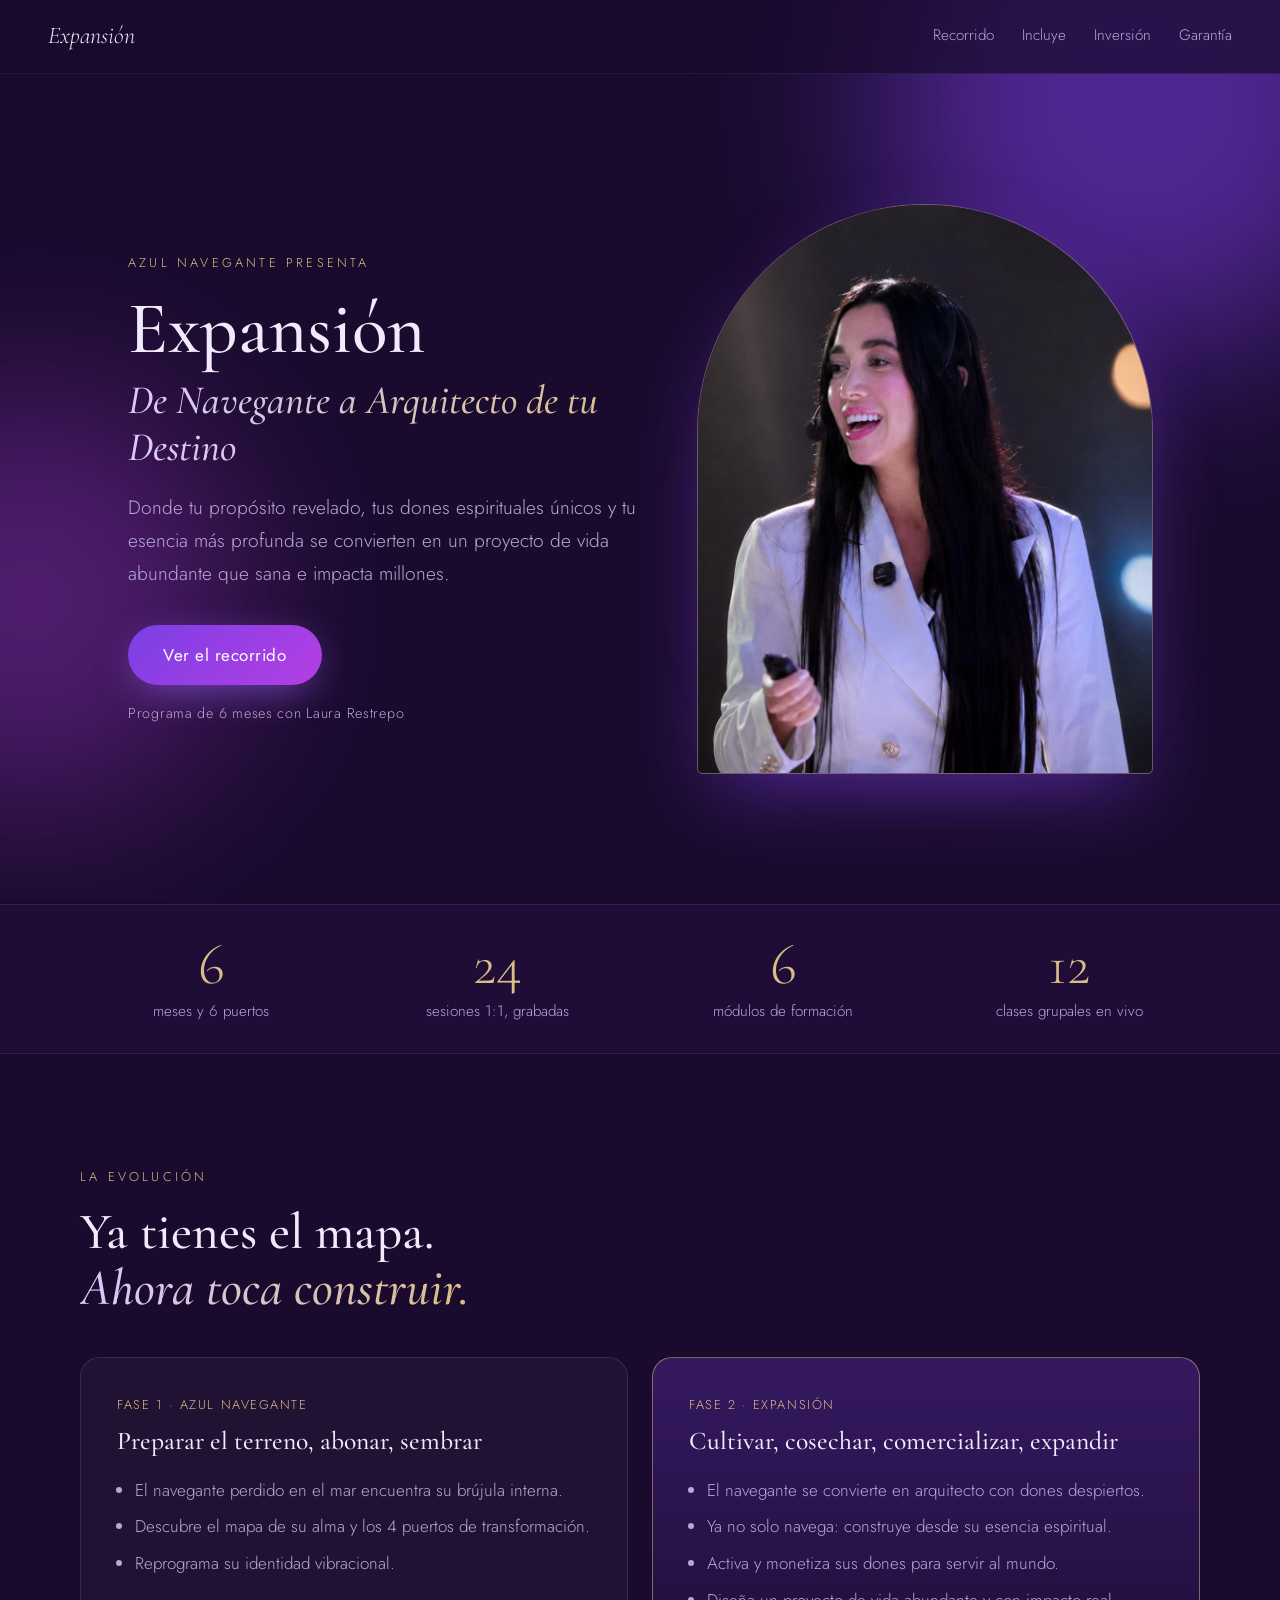
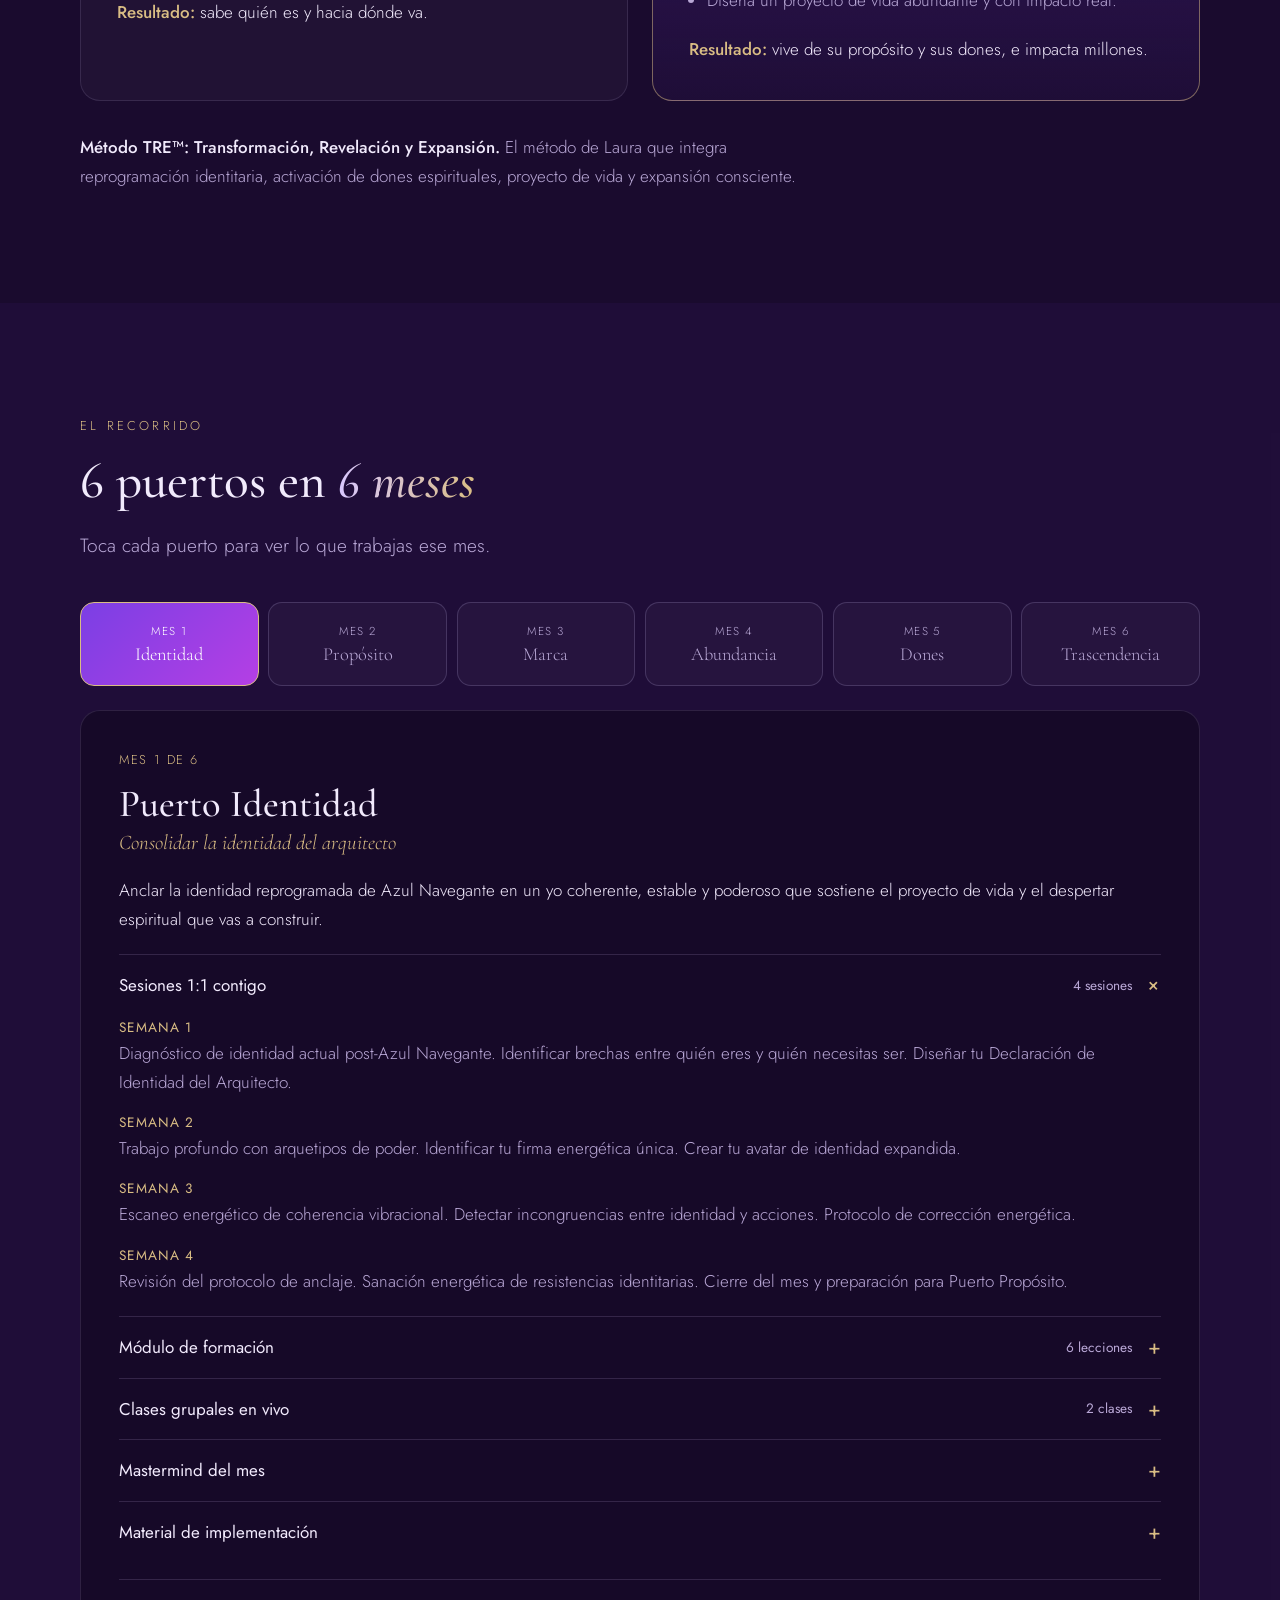
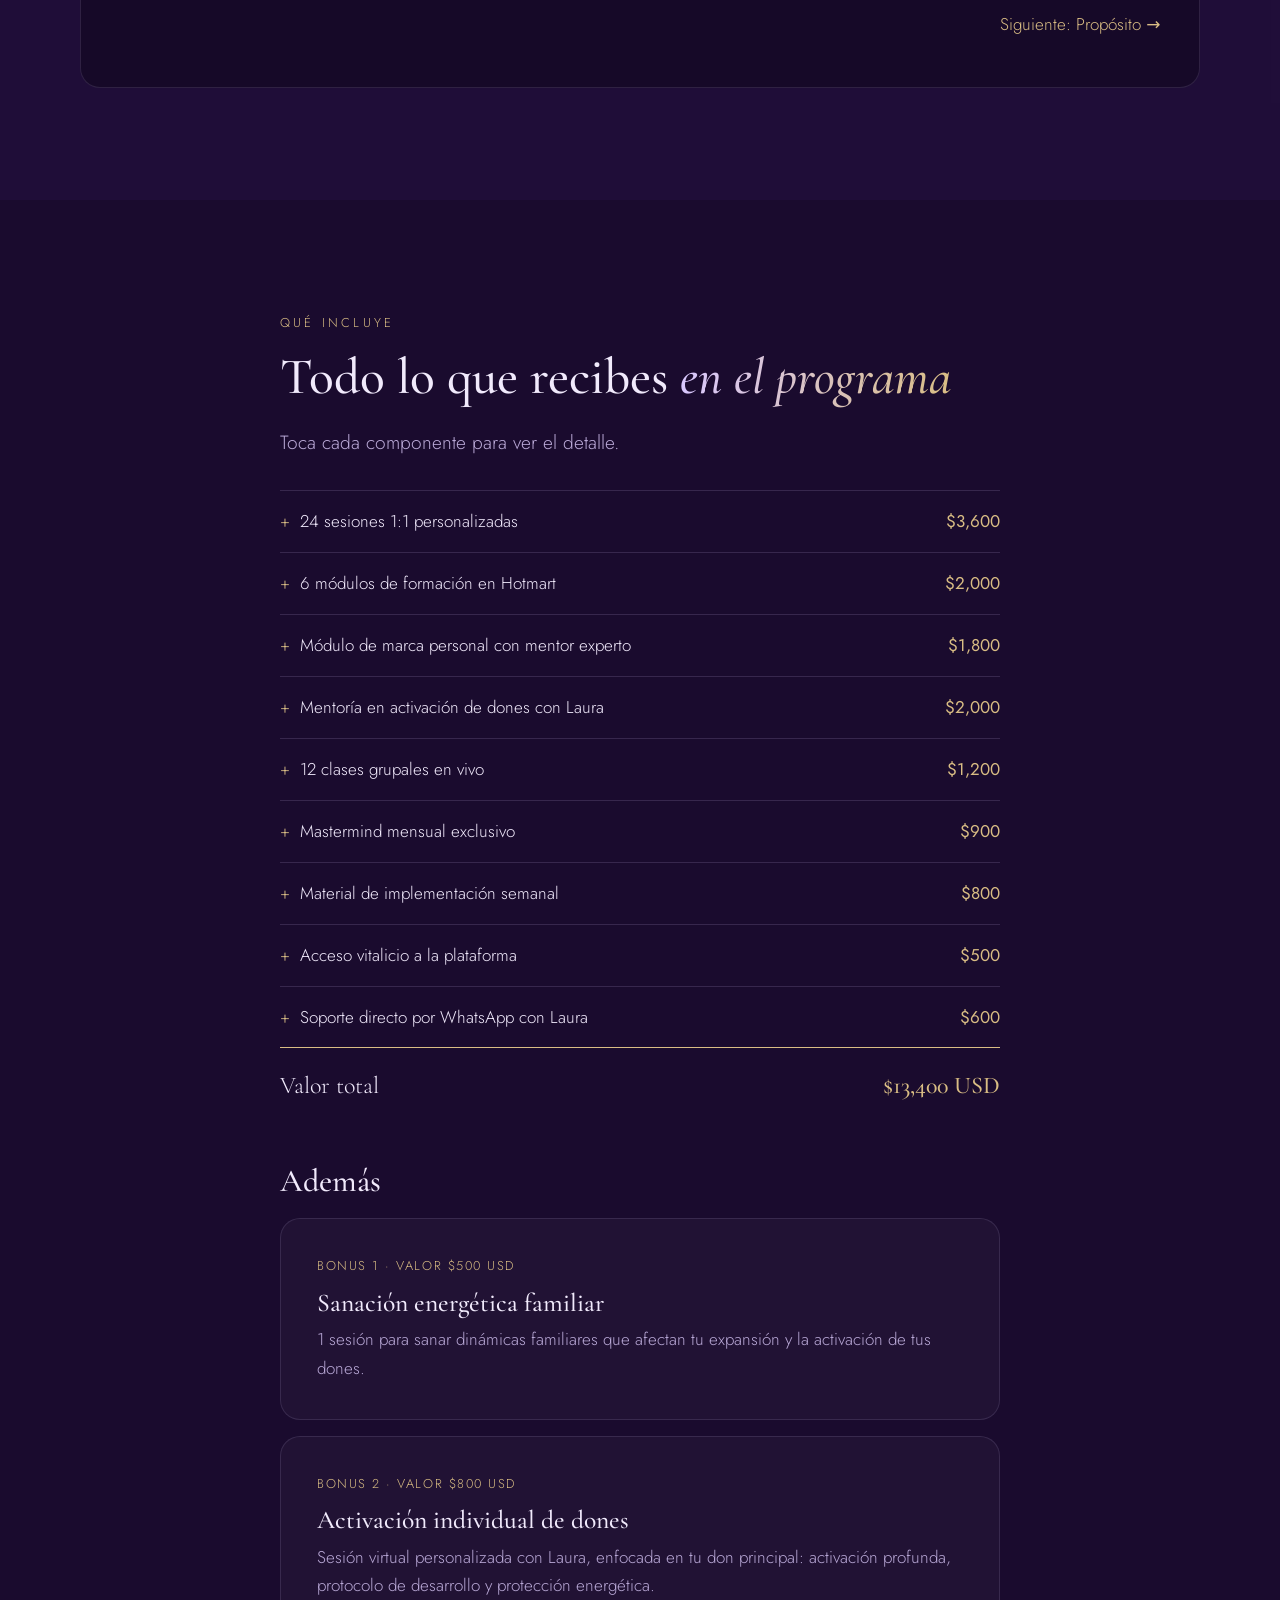
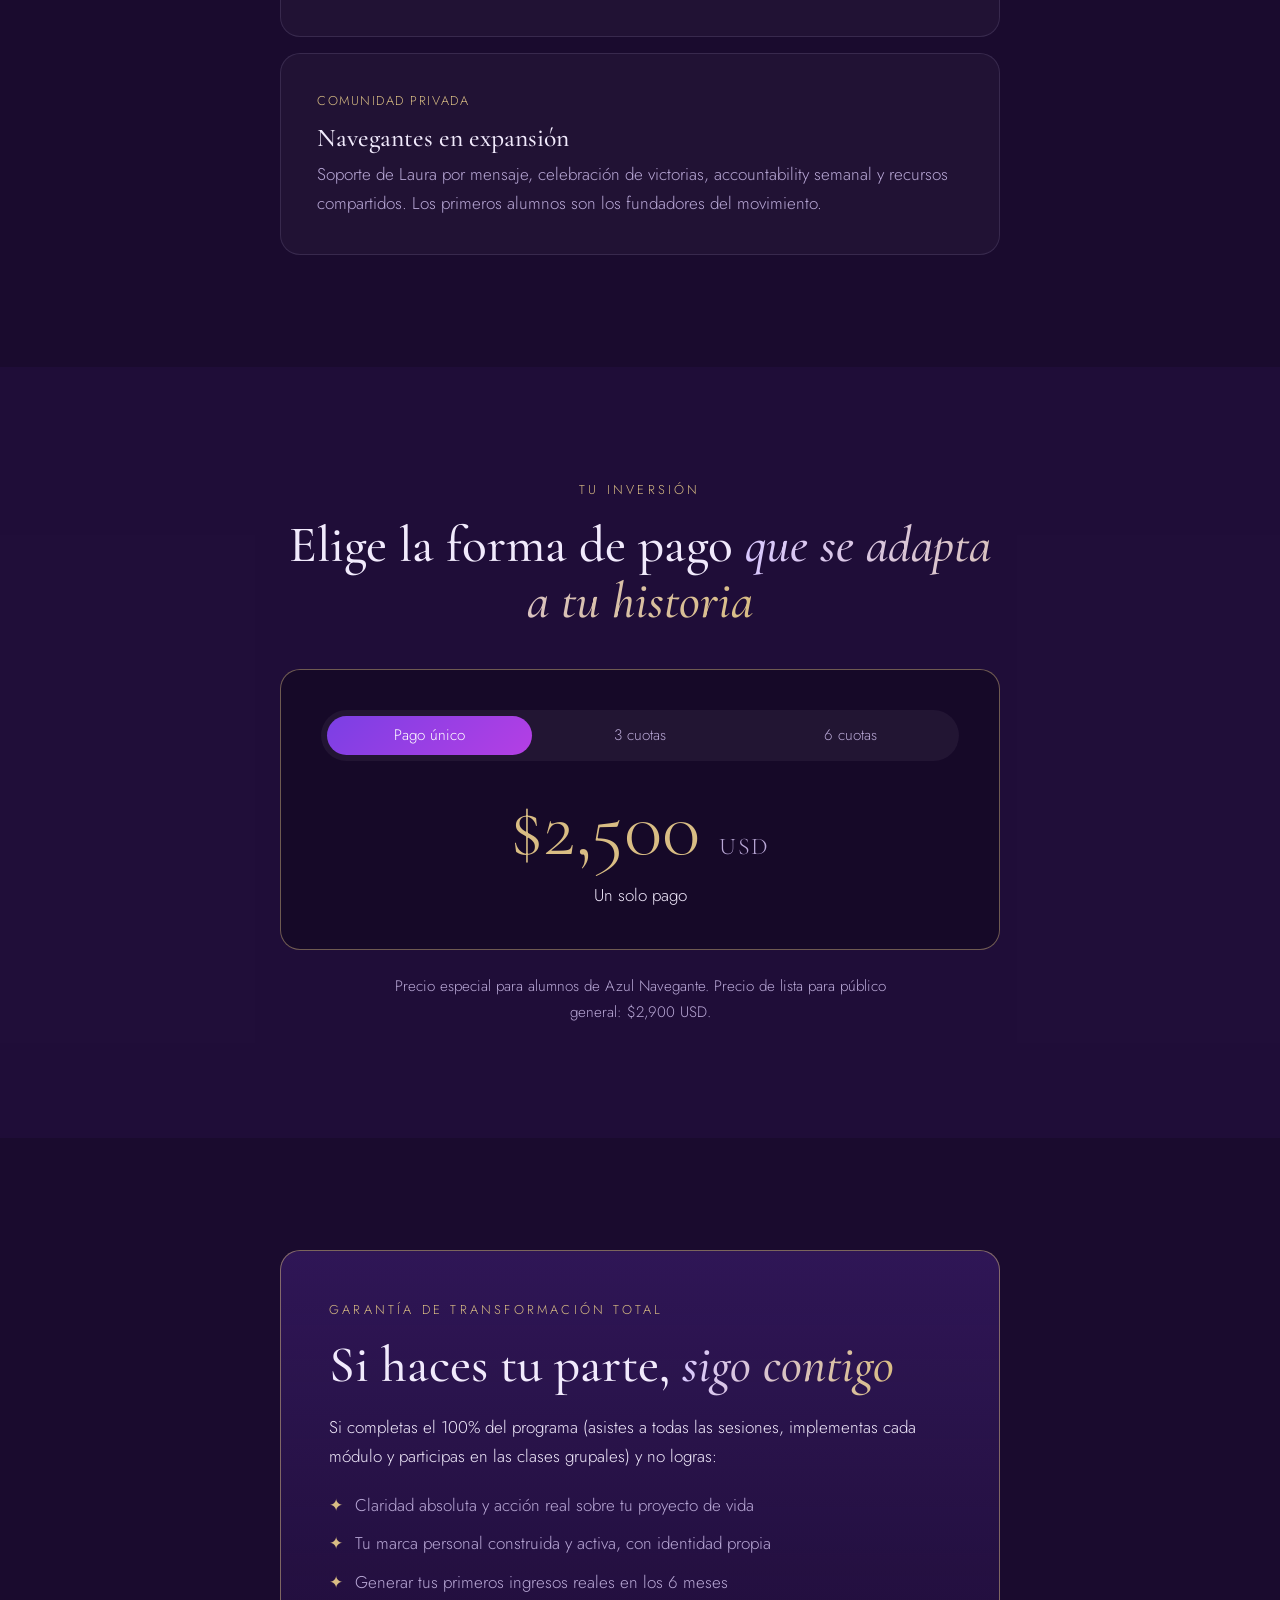
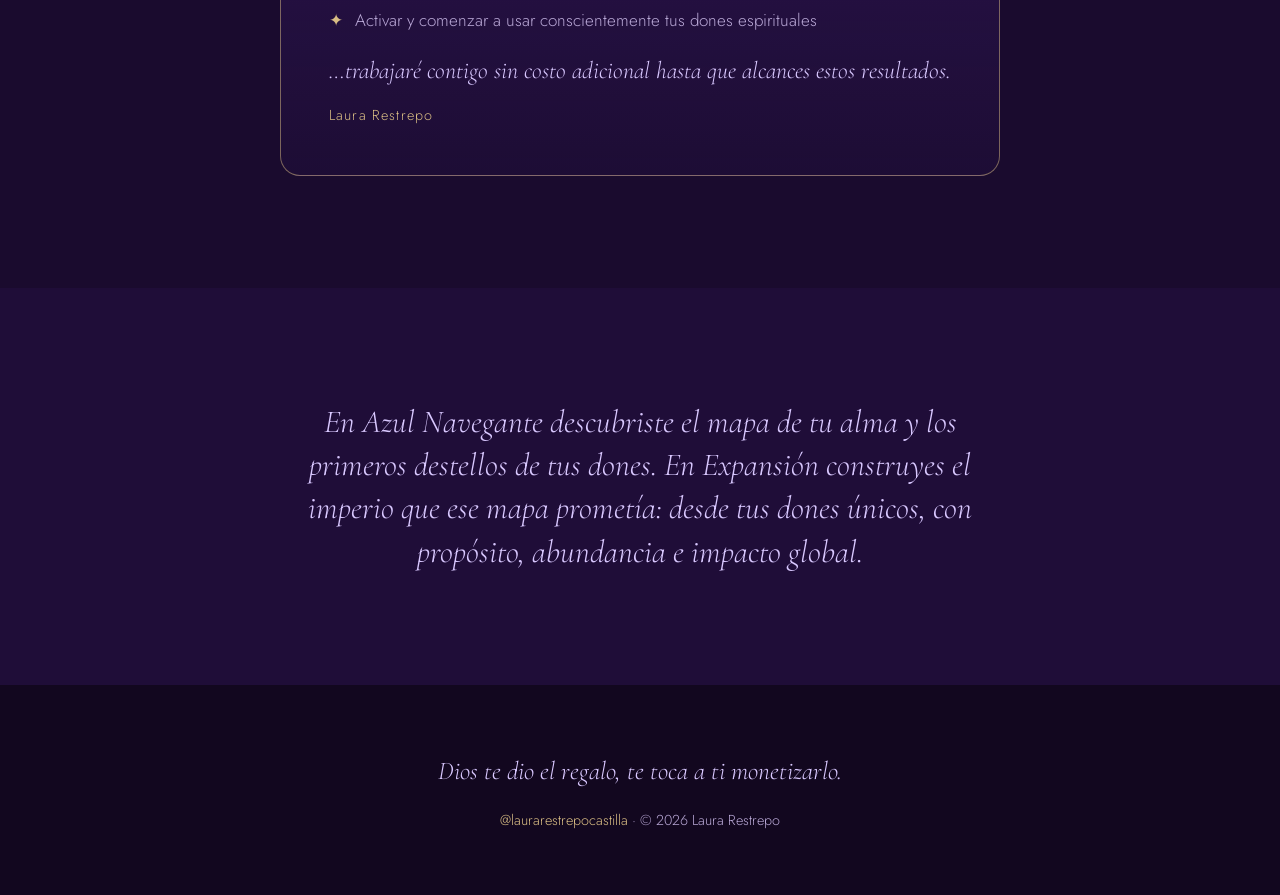
<file: presentacion/index.html>
<!doctype html>
<html lang="es">
<head>
  <meta charset="utf-8" />
  <meta name="viewport" content="width=device-width, initial-scale=1" />
  <title>EXPANSIÓN · Programa de 6 meses con Laura Restrepo</title>
  <meta name="description" content="De Navegante a Arquitecto de tu Destino. Conoce el recorrido de 6 meses, lo que incluye y la inversión." />
  <!-- Se comparte por link: no aparece en Google. Quitar esta línea si se quiere indexar. -->
  <meta name="robots" content="noindex" />
  <meta name="theme-color" content="#1a0b2e" />

  <meta property="og:title" content="EXPANSIÓN · De Navegante a Arquitecto de tu Destino" />
  <meta property="og:description" content="El programa de 6 meses con Laura Restrepo: lo que incluye, mes a mes." />
  <meta property="og:image" content="https://expansiondonesespirituales.com/assets/laura.jpg" />
  <meta property="og:type" content="website" />

  <link rel="preconnect" href="https://fonts.googleapis.com" />
  <link rel="preconnect" href="https://fonts.gstatic.com" crossorigin />
  <link href="https://fonts.googleapis.com/css2?family=Cormorant+Garamond:ital,wght@0,400;0,500;0,600;1,400;1,500&family=Jost:wght@300;400;500&display=swap" rel="stylesheet" />
  <link rel="stylesheet" href="/styles.css" />
  <link rel="stylesheet" href="/presentacion/presentacion.css" />
</head>
<body>
  <div class="aura" aria-hidden="true">
    <span class="orb orb--1"></span>
    <span class="orb orb--2"></span>
    <span class="orb orb--3"></span>
  </div>

  <header class="nav">
    <a href="#inicio" class="nav__logo">Expansión</a>
    <nav class="pres-nav" aria-label="Secciones">
      <a href="#recorrido">Recorrido</a>
      <a href="#incluye">Incluye</a>
      <a href="#inversion">Inversión</a>
      <a href="#garantia">Garantía</a>
    </nav>
  </header>

  <main>
    <!-- PORTADA -->
    <section class="hero" id="inicio">
      <div class="hero__text reveal">
        <p class="eyebrow">Azul Navegante presenta</p>
        <h1>Expansión<br /><em>De Navegante a Arquitecto de tu Destino</em></h1>
        <p class="lead">
          Donde tu propósito revelado, tus dones espirituales únicos y tu esencia más profunda
          se convierten en un proyecto de vida abundante que sana e impacta millones.
        </p>
        <a href="#recorrido" class="btn">Ver el recorrido</a>
        <p class="cta-note">Programa de 6 meses con Laura Restrepo</p>
      </div>
      <div class="hero__photo reveal">
        <div class="photo-frame">
          <img src="/assets/laura.jpg" alt="Laura Restrepo" />
        </div>
      </div>
    </section>

    <section class="pres-stats" aria-label="El programa en cifras">
      <dl class="container pres-stats__grid reveal">
        <div><dt>6</dt><dd>meses y 6 puertos</dd></div>
        <div><dt>24</dt><dd>sesiones 1:1, grabadas</dd></div>
        <div><dt>6</dt><dd>módulos de formación</dd></div>
        <div><dt>12</dt><dd>clases grupales en vivo</dd></div>
      </dl>
    </section>

    <!-- DE NAVEGANTE A ARQUITECTO -->
    <section class="section">
      <div class="container">
        <p class="eyebrow reveal">La evolución</p>
        <h2 class="reveal">Ya tienes el mapa.<br /><em>Ahora toca construir.</em></h2>
        <div class="fases">
          <article class="fase reveal">
            <p class="fase__tag">Fase 1 · Azul Navegante</p>
            <h3>Preparar el terreno, abonar, sembrar</h3>
            <ul>
              <li>El navegante perdido en el mar encuentra su brújula interna.</li>
              <li>Descubre el mapa de su alma y los 4 puertos de transformación.</li>
              <li>Reprograma su identidad vibracional.</li>
            </ul>
            <p class="fase__result"><strong>Resultado:</strong> sabe quién es y hacia dónde va.</p>
          </article>
          <article class="fase fase--on reveal">
            <p class="fase__tag">Fase 2 · Expansión</p>
            <h3>Cultivar, cosechar, comercializar, expandir</h3>
            <ul>
              <li>El navegante se convierte en arquitecto con dones despiertos.</li>
              <li>Ya no solo navega: construye desde su esencia espiritual.</li>
              <li>Activa y monetiza sus dones para servir al mundo.</li>
              <li>Diseña un proyecto de vida abundante y con impacto real.</li>
            </ul>
            <p class="fase__result"><strong>Resultado:</strong> vive de su propósito y sus dones, e impacta millones.</p>
          </article>
        </div>
        <p class="pres-metodo reveal">
          <strong>Método TRE™: Transformación, Revelación y Expansión.</strong>
          El método de Laura que integra reprogramación identitaria, activación de dones espirituales,
          proyecto de vida y expansión consciente.
        </p>
      </div>
    </section>

    <!-- RECORRIDO -->
    <section class="section section--alt" id="recorrido">
      <div class="container">
        <p class="eyebrow reveal">El recorrido</p>
        <h2 class="reveal">6 puertos en <em>6 meses</em></h2>
        <p class="lead reveal">Toca cada puerto para ver lo que trabajas ese mes.</p>
        <ol class="ruta" id="ruta"></ol>
        <div class="puerto" id="puerto" tabindex="-1"></div>
      </div>
    </section>

    <!-- QUÉ INCLUYE -->
    <section class="section" id="incluye">
      <div class="container container--narrow">
        <p class="eyebrow reveal">Qué incluye</p>
        <h2 class="reveal">Todo lo que recibes <em>en el programa</em></h2>
        <p class="lead reveal">Toca cada componente para ver el detalle.</p>
        <div class="valor reveal">
          <details>
            <summary><span>24 sesiones 1:1 personalizadas</span><b>$3,600</b></summary>
            <p>4 por mes. Quedan grabadas y se suben a tu módulo privado personal.</p>
          </details>
          <details>
            <summary><span>6 módulos de formación en Hotmart</span><b>$2,000</b></summary>
            <p>Videos pregrabados: un módulo para cada mes del programa.</p>
          </details>
          <details>
            <summary><span>Módulo de marca personal con mentor experto</span><b>$1,800</b></summary>
            <p>Con un mentor experto en marcas personales con propósito, conectado con el proyecto de vida que construyes en el programa.</p>
          </details>
          <details>
            <summary><span>Mentoría en activación de dones con Laura</span><b>$2,000</b></summary>
            <p>Mentoría directa para identificar, activar e integrar tus dones espirituales.</p>
          </details>
          <details>
            <summary><span>12 clases grupales en vivo</span><b>$1,200</b></summary>
            <p>2 por mes. Se irán incorporando conforme crezca el grupo.</p>
          </details>
          <details>
            <summary><span>Mastermind mensual exclusivo</span><b>$900</b></summary>
            <p>1 sesión grupal estratégica por mes. Se activa conforme se forme el grupo.</p>
          </details>
          <details>
            <summary><span>Material de implementación semanal</span><b>$800</b></summary>
            <p>Workbooks, meditaciones, protocolos y guías.</p>
          </details>
          <details>
            <summary><span>Acceso vitalicio a la plataforma</span><b>$500</b></summary>
            <p>La plataforma Hotmart y todas las grabaciones quedan disponibles para ti.</p>
          </details>
          <details>
            <summary><span>Soporte directo por WhatsApp con Laura</span><b>$600</b></summary>
            <p>Tu línea directa con Laura.</p>
          </details>
          <p class="valor__total"><span>Valor total</span><b>$13,400 USD</b></p>
        </div>

        <h3 class="pres-sub reveal">Además</h3>
        <div class="bonus">
          <article class="bonus__item reveal">
            <p class="fase__tag">Bonus 1 · Valor $500 USD</p>
            <h3>Sanación energética familiar</h3>
            <p>1 sesión para sanar dinámicas familiares que afectan tu expansión y la activación de tus dones.</p>
          </article>
          <article class="bonus__item reveal">
            <p class="fase__tag">Bonus 2 · Valor $800 USD</p>
            <h3>Activación individual de dones</h3>
            <p>Sesión virtual personalizada con Laura, enfocada en tu don principal: activación profunda, protocolo de desarrollo y protección energética.</p>
          </article>
          <article class="bonus__item reveal">
            <p class="fase__tag">Comunidad privada</p>
            <h3>Navegantes en expansión</h3>
            <p>Soporte de Laura por mensaje, celebración de victorias, accountability semanal y recursos compartidos. Los primeros alumnos son los fundadores del movimiento.</p>
          </article>
        </div>
      </div>
    </section>

    <!-- INVERSIÓN -->
    <section class="section section--alt" id="inversion">
      <div class="container container--narrow center">
        <p class="eyebrow reveal">Tu inversión</p>
        <h2 class="reveal">Elige la forma de pago <em>que se adapta a tu historia</em></h2>
        <div class="pago reveal">
          <fieldset class="pago__opciones">
            <legend class="sr-only">Forma de pago</legend>
            <label><input type="radio" name="pago" value="unico" checked /><span>Pago único</span></label>
            <label><input type="radio" name="pago" value="tres" /><span>3 cuotas</span></label>
            <label><input type="radio" name="pago" value="seis" /><span>6 cuotas</span></label>
          </fieldset>
          <p class="pago__monto" aria-live="polite"><span id="pagoMonto">$2,500</span> <small>USD</small></p>
          <p class="pago__detalle" id="pagoDetalle">Un solo pago</p>
        </div>
        <p class="pago__nota reveal">
          Precio especial para alumnos de Azul Navegante.
          Precio de lista para público general: $2,900 USD.
        </p>
      </div>
    </section>

    <!-- GARANTÍA -->
    <section class="section" id="garantia">
      <div class="container container--narrow">
        <div class="garantia reveal">
          <p class="eyebrow">Garantía de transformación total</p>
          <h2>Si haces tu parte, <em>sigo contigo</em></h2>
          <p>Si completas el 100% del programa (asistes a todas las sesiones, implementas cada módulo y participas en las clases grupales) y no logras:</p>
          <ul>
            <li>Claridad absoluta y acción real sobre tu proyecto de vida</li>
            <li>Tu marca personal construida y activa, con identidad propia</li>
            <li>Generar tus primeros ingresos reales en los 6 meses</li>
            <li>Activar y comenzar a usar conscientemente tus dones espirituales</li>
          </ul>
          <p class="garantia__cierre">…trabajaré contigo sin costo adicional hasta que alcances estos resultados.</p>
          <p class="garantia__firma">Laura Restrepo</p>
        </div>
      </div>
    </section>

    <!-- CIERRE -->
    <section class="section section--alt">
      <p class="reframe reveal">
        En Azul Navegante descubriste el mapa de tu alma y los primeros destellos de tus dones.
        En Expansión construyes el imperio que ese mapa prometía: desde tus dones únicos,
        con propósito, abundancia e impacto global.
      </p>
    </section>
  </main>

  <footer class="footer">
    <p class="footer__quote">Dios te dio el regalo, te toca a ti monetizarlo.</p>
    <p>
      <a href="https://www.instagram.com/laurarestrepocastilla/" target="_blank" rel="noopener">@laurarestrepocastilla</a>
      · © <span id="year"></span> Laura Restrepo
    </p>
  </footer>

  <script src="/script.js"></script>
  <script src="/presentacion/presentacion.js"></script>
</body>
</html>
</file>
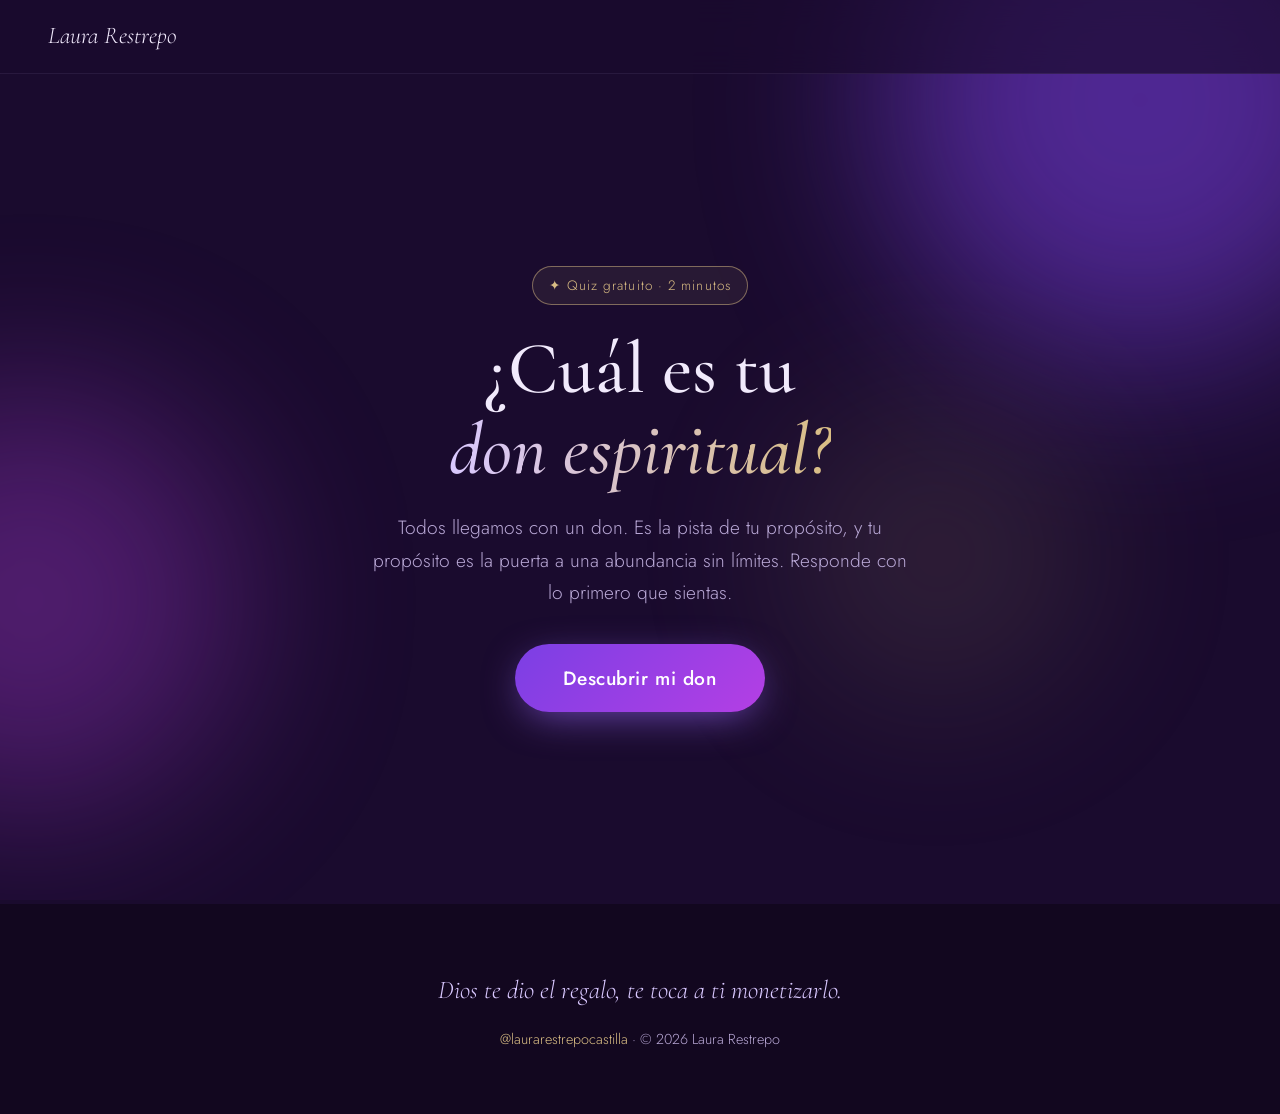
<file: quiz/index.html>
<!doctype html>
<html lang="es">
<head>
  <meta charset="utf-8" />
  <meta name="viewport" content="width=device-width, initial-scale=1" />
  <title>Descubre tu don · Laura Restrepo</title>
  <meta name="description" content="Un quiz de 2 minutos para descubrir cuál es tu don espiritual y cómo está conectado con tu propósito y tu abundancia." />
  <meta name="theme-color" content="#1a0b2e" />

  <meta property="og:title" content="¿Cuál es tu don espiritual?" />
  <meta property="og:description" content="Descúbrelo en 2 minutos con Laura Restrepo." />
  <meta property="og:image" content="https://expansiondonesespirituales.com/assets/laura.jpg" />
  <meta property="og:type" content="website" />

  <link rel="preconnect" href="https://fonts.googleapis.com" />
  <link rel="preconnect" href="https://fonts.gstatic.com" crossorigin />
  <link href="https://fonts.googleapis.com/css2?family=Cormorant+Garamond:ital,wght@0,400;0,500;0,600;1,400;1,500&family=Jost:wght@300;400;500&display=swap" rel="stylesheet" />
  <link rel="stylesheet" href="/styles.css" />
  <link rel="stylesheet" href="/masterclass/masterclass.css" />
  <link rel="stylesheet" href="/quiz/quiz.css" />
</head>
<body>
  <div class="aura" aria-hidden="true">
    <span class="orb orb--1"></span>
    <span class="orb orb--2"></span>
    <span class="orb orb--3"></span>
  </div>

  <header class="nav">
    <a href="/" class="nav__logo">Laura Restrepo</a>
  </header>

  <main class="quiz">
    <!-- INTRO -->
    <section class="quiz__screen is-active" data-screen="intro">
      <p class="badge">✦ Quiz gratuito · 2 minutos</p>
      <h1>¿Cuál es tu<br /><em>don espiritual?</em></h1>
      <p class="lead center">
        Todos llegamos con un don. Es la pista de tu propósito, y tu propósito es la puerta
        a una abundancia sin límites. Responde con lo primero que sientas.
      </p>
      <button type="button" class="btn btn--big" data-start>Descubrir mi don</button>
    </section>

    <!-- PREGUNTAS (se generan desde quiz.js) -->
    <section class="quiz__screen" data-screen="question">
      <div class="quiz__progress" aria-hidden="true"><span data-progress></span></div>
      <p class="eyebrow" data-step></p>
      <h2 class="quiz__question" data-question tabindex="-1"></h2>
      <div class="quiz__options" data-options role="group"></div>
      <button type="button" class="quiz__back" data-back>← Volver</button>
    </section>

    <!-- DATOS -->
    <section class="quiz__screen" data-screen="contact">
      <div class="form-card">
        <p class="eyebrow">Tu resultado está listo</p>
        <h2>¿A nombre de quién<br /><em>lo revelamos?</em></h2>
        <p class="form-card__sub">
          Con tus datos ves tu resultado y puedes agendar una llamada gratuita con Laura.
        </p>
        <form class="signup" data-quiz-form novalidate>
          <label>
            <span>Nombre</span>
            <input type="text" name="name" autocomplete="given-name" required placeholder="Tu nombre" />
          </label>
          <label>
            <span>Correo electrónico</span>
            <input type="email" name="email" autocomplete="email" required placeholder="tucorreo@ejemplo.com" />
          </label>
          <div class="phone-row">
            <label>
              <span>País</span>
              <select name="country" required data-country>
                <option value="" selected disabled>Código</option>
              </select>
            </label>
            <label>
              <span>WhatsApp</span>
              <input type="tel" name="phone" autocomplete="tel-national" inputmode="tel" required placeholder="300 000 0000" />
            </label>
          </div>
          <button type="submit" class="btn btn--block">Ver mi resultado</button>
          <p class="form-msg" data-form-msg role="status"></p>
        </form>
      </div>
    </section>

    <!-- RESULTADO -->
    <section class="quiz__screen quiz__result" data-screen="result">
      <p class="badge">✦ <span data-r-name></span>, este es tu don</p>
      <h1 data-r-title tabindex="-1"></h1>
      <p class="lead center" data-r-desc></p>

      <ol class="chain">
        <li class="step">
          <span class="step__num">01</span>
          <h3>Tu don</h3>
          <p data-r-don></p>
        </li>
        <li class="step">
          <span class="step__num">02</span>
          <h3>Tu propósito</h3>
          <p data-r-proposito></p>
        </li>
        <li class="step">
          <span class="step__num">03</span>
          <h3>Tu abundancia</h3>
          <p>Cuando pones tu don al servicio de quien lo necesita, el dinero deja de ser una meta y se vuelve la consecuencia natural de tu propósito. Esa abundancia no tiene techo: crece con cada vida que tocas.</p>
        </li>
      </ol>

      <p class="quiz__bridge">Ya sabes cuál es tu don.<br /><em>Ahora aprende a monetizarlo.</em></p>

      <div class="mc-card">
        <p class="badge">✦ Tu siguiente paso</p>
        <p class="mc-card__kicker">Llamada <span>30 minutos · gratuita</span></p>
        <h2 class="mc-card__title">Tu diagnóstico<br /><em>con Laura</em></h2>
        <p class="mc-card__copy" data-r-bridge></p>
        <p class="mc-card__note">Por videollamada. Elige el día y la hora que mejor te funcione.</p>
        <a href="/#agenda" class="btn btn--block btn--big" data-agendar>Agendar mi llamada con Laura</a>
      </div>

      <!-- Calendly se abre aquí mismo al tocar "Agendar" (quiz.js) -->
      <div class="booking quiz__calendario" data-calendario tabindex="-1" aria-label="Calendario para agendar la llamada con Laura" hidden>
        <div class="booking__placeholder"><p>Cargando calendario…</p></div>
      </div>
    </section>
  </main>

  <footer class="footer">
    <p class="footer__quote">Dios te dio el regalo, te toca a ti monetizarlo.</p>
    <p>
      <a href="https://www.instagram.com/laurarestrepocastilla/" target="_blank" rel="noopener">@laurarestrepocastilla</a>
      · © <span id="year"></span> Laura Restrepo
    </p>
  </footer>

  <script src="/script.js"></script>
  <script src="/masterclass/masterclass.js"></script>
  <script src="/quiz/quiz.js"></script>
</body>
</html>
</file>
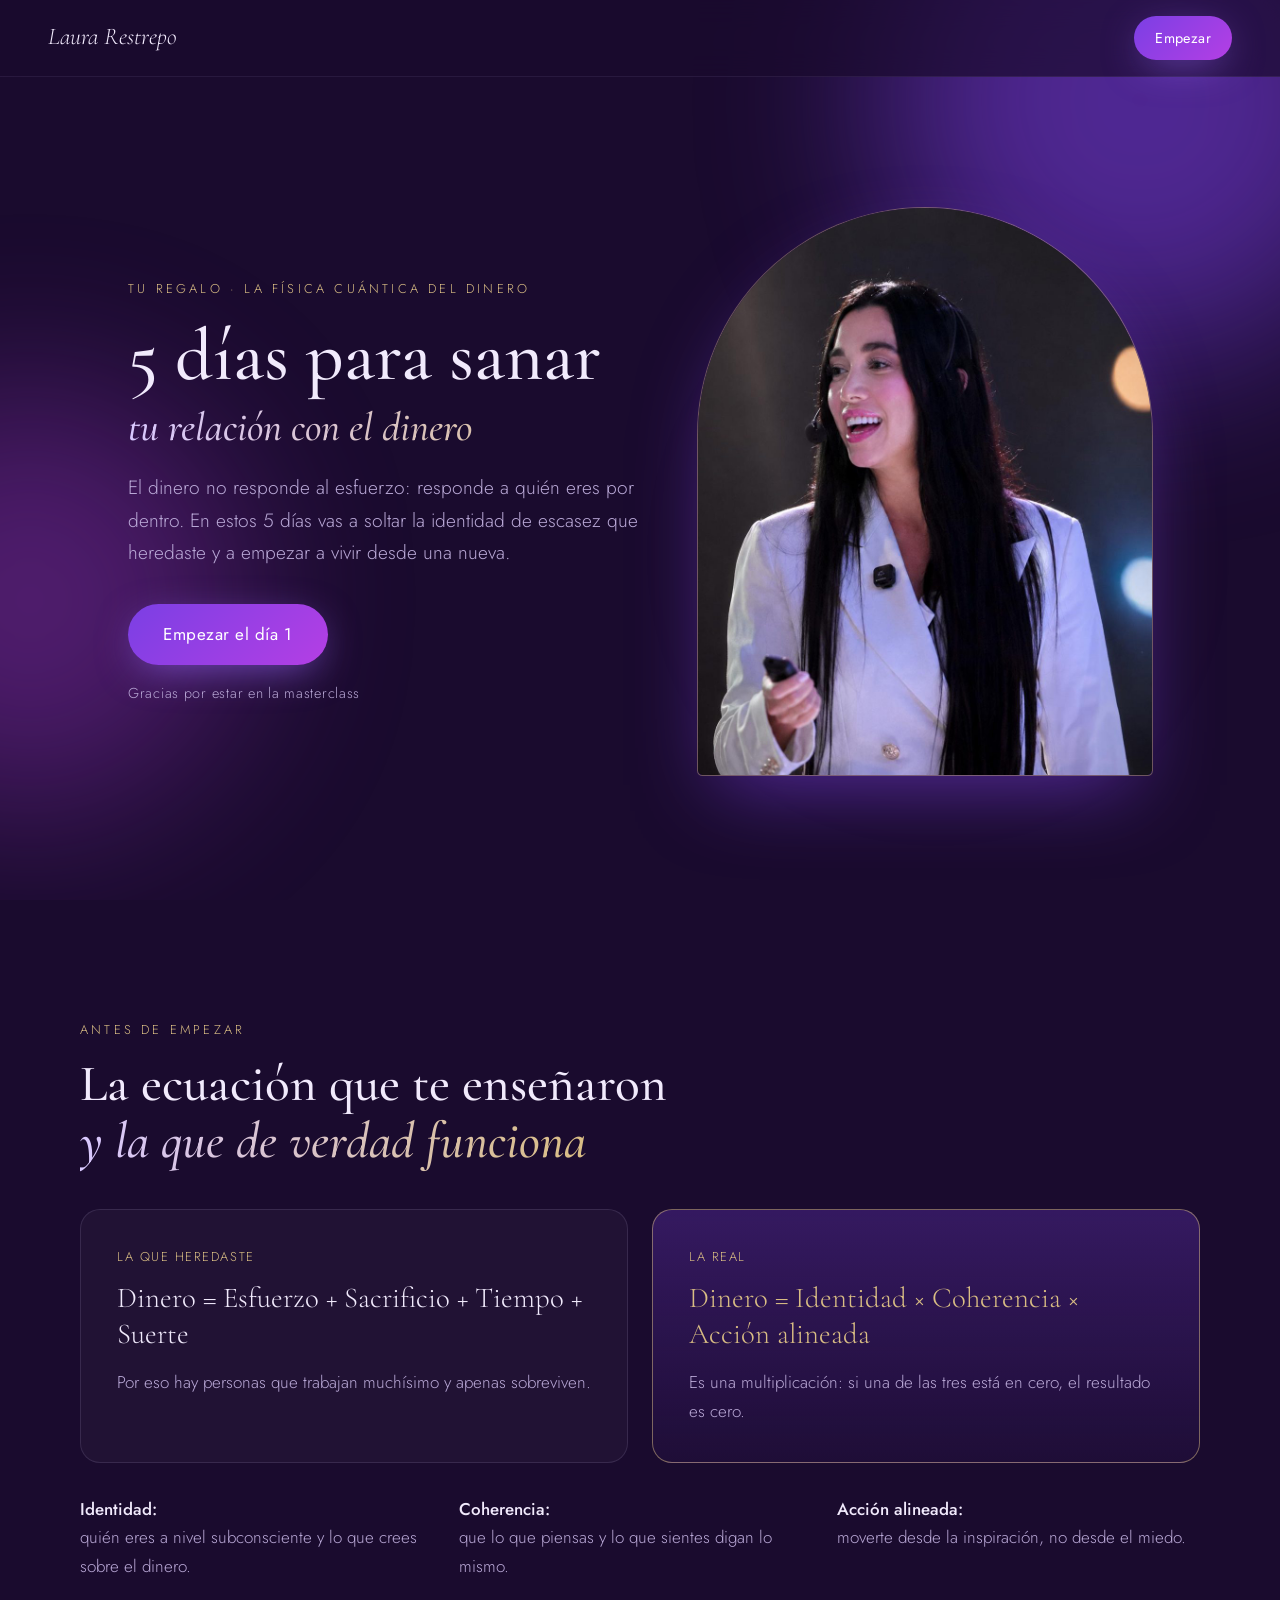
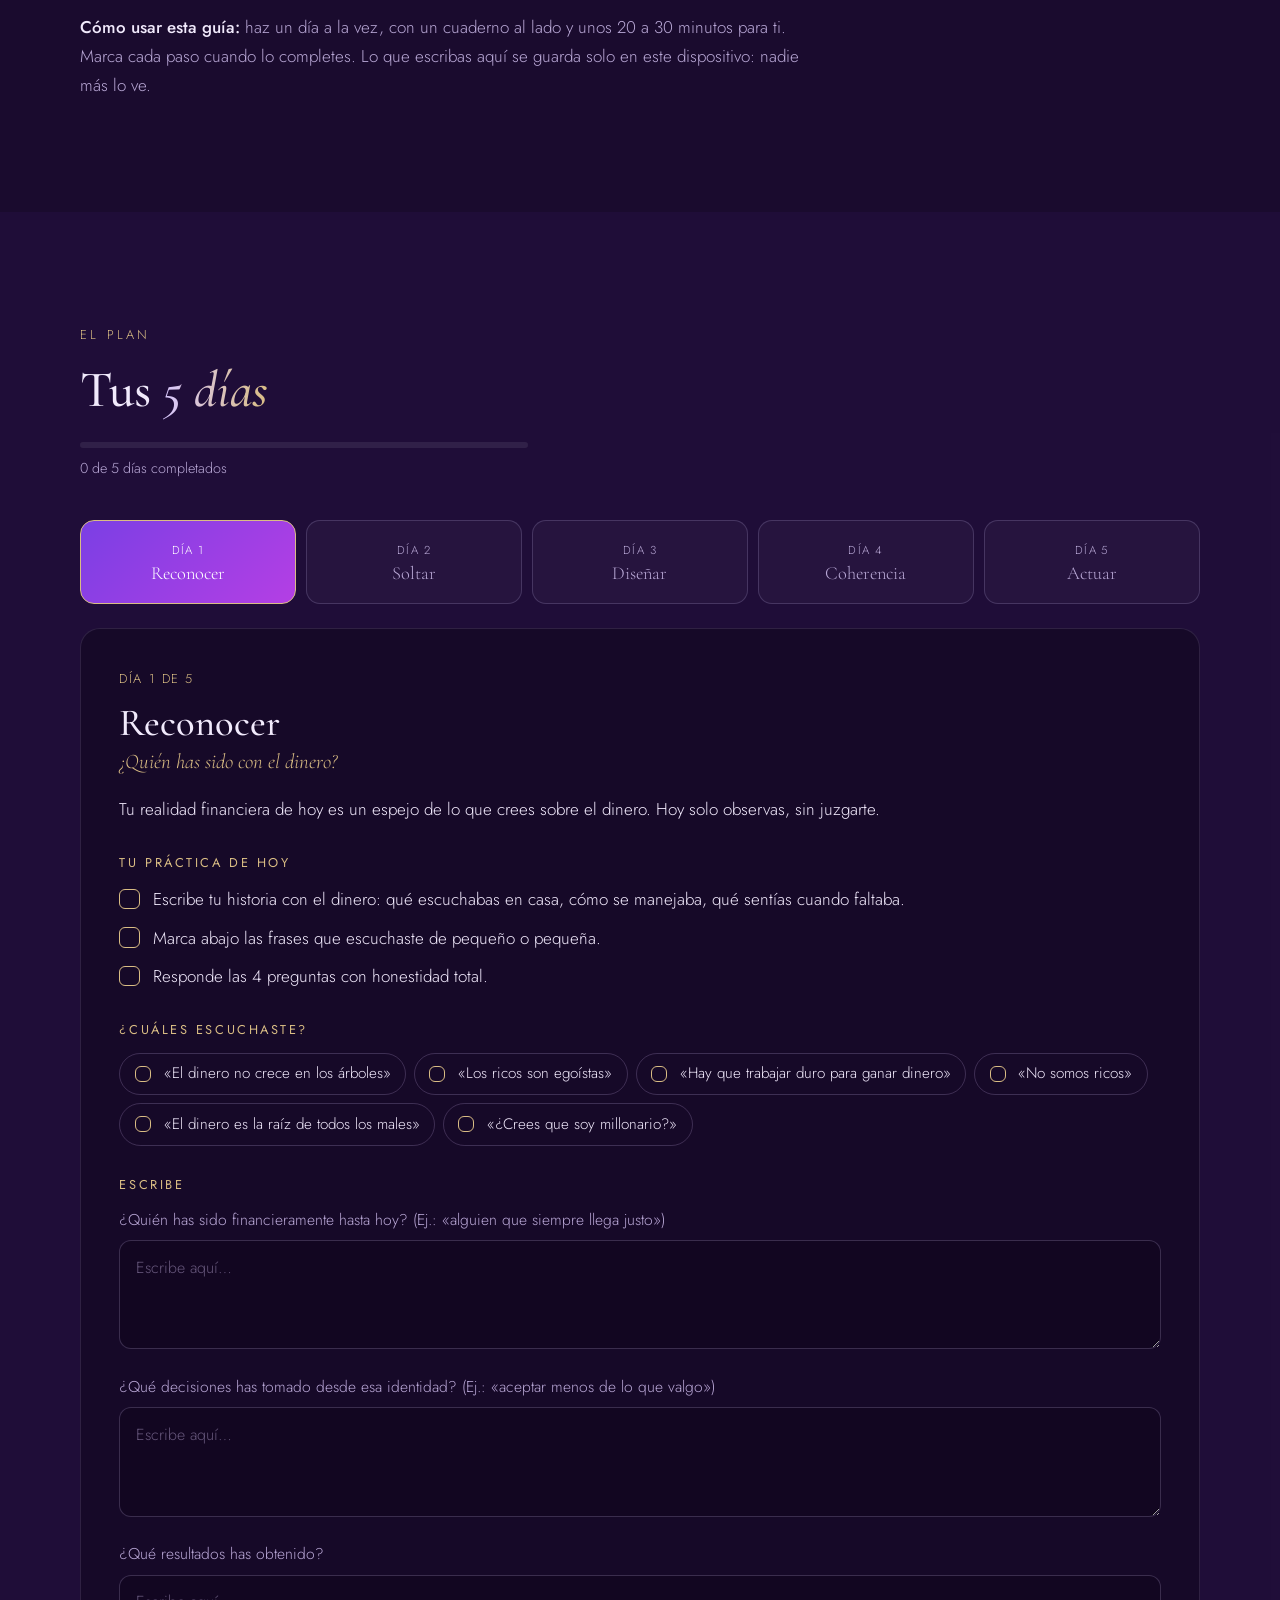
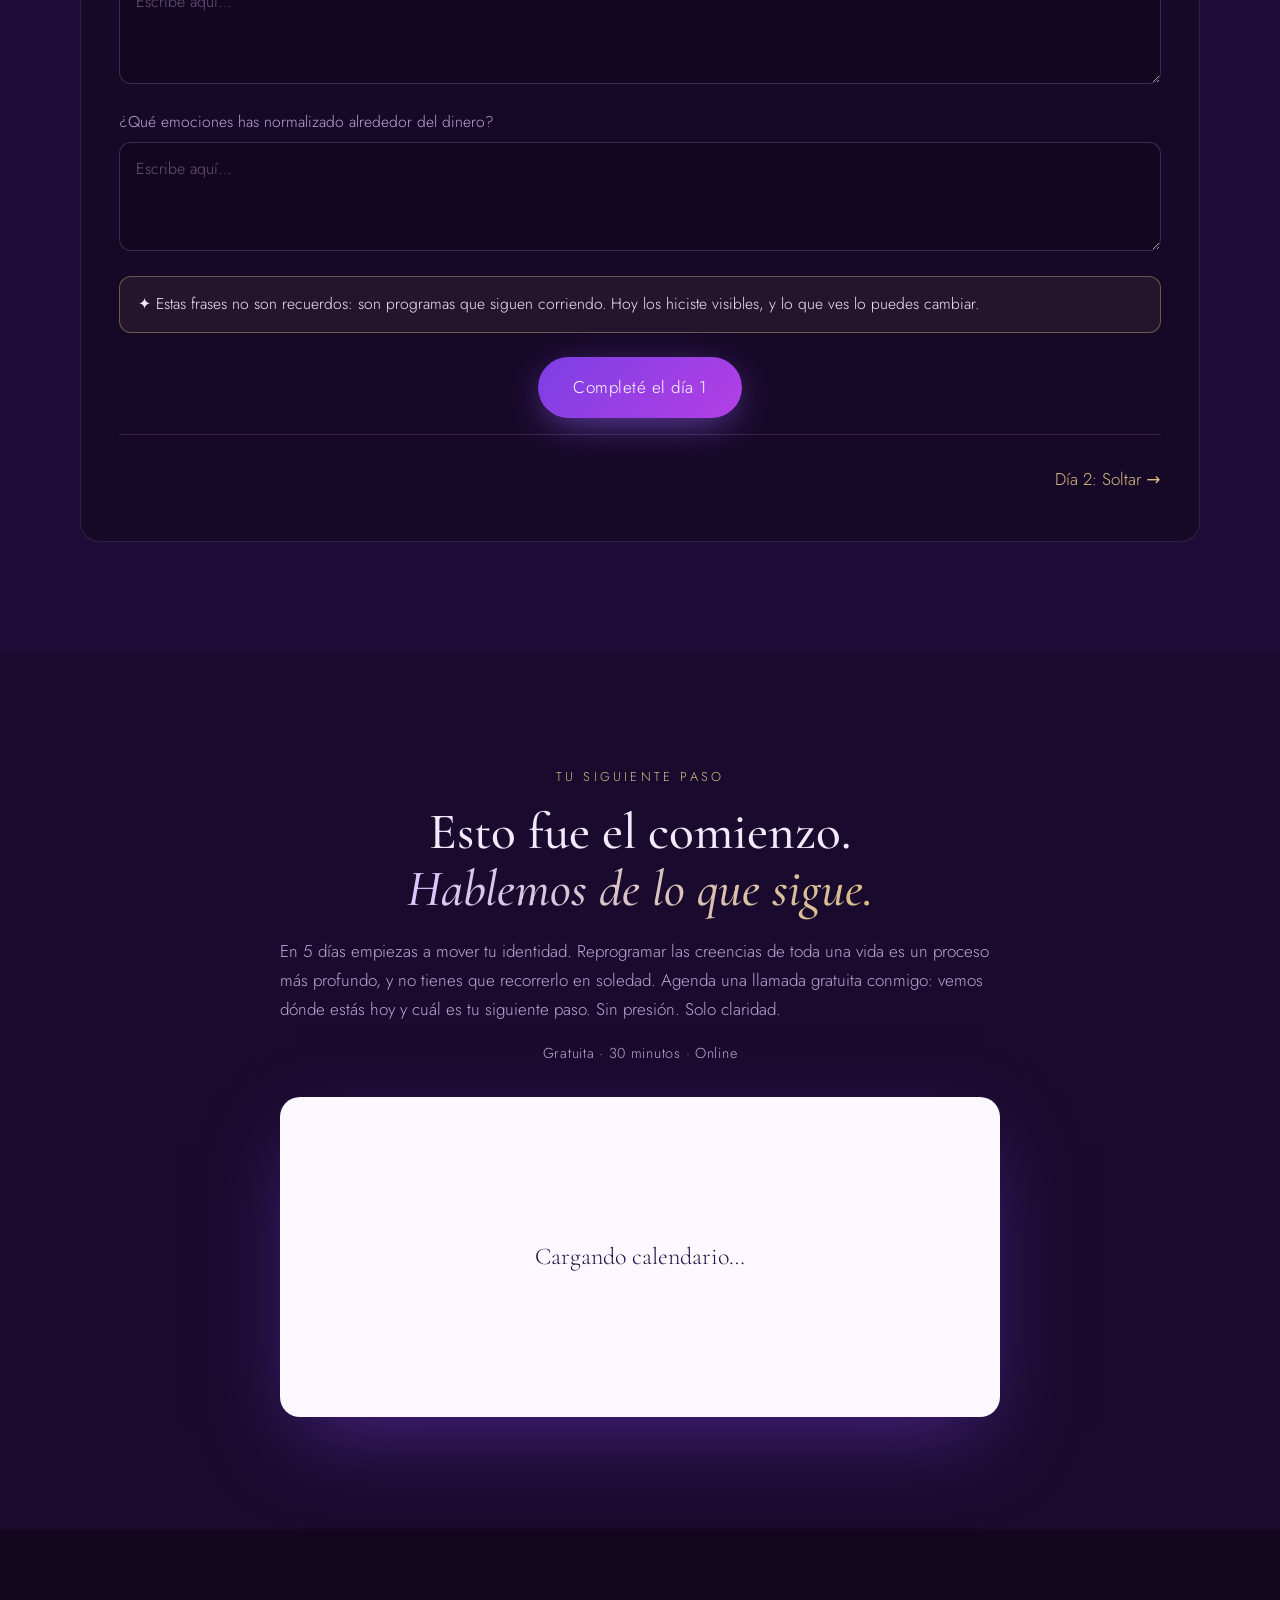
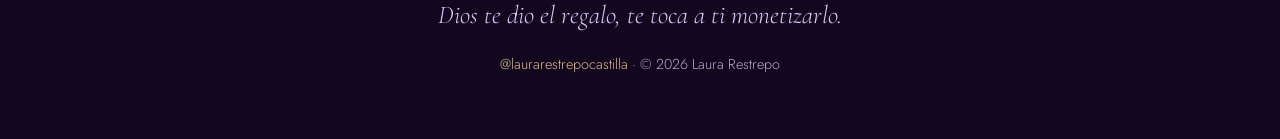
<file: regalo/index.html>
<!doctype html>
<html lang="es">
<head>
  <meta charset="utf-8" />
  <meta name="viewport" content="width=device-width, initial-scale=1" />
  <title>5 días para sanar tu relación con el dinero · Laura Restrepo</title>
  <meta name="description" content="Tu regalo de la masterclass La Física Cuántica del Dinero: un plan de 5 días para transformar tu relación con el dinero." />
  <!-- Regalo solo para asistentes de la masterclass: no aparece en Google -->
  <meta name="robots" content="noindex" />
  <meta name="theme-color" content="#1a0b2e" />

  <meta property="og:title" content="Tu regalo: 5 días para sanar tu relación con el dinero" />
  <meta property="og:description" content="El plan de la masterclass La Física Cuántica del Dinero, con Laura Restrepo." />
  <meta property="og:image" content="https://expansiondonesespirituales.com/assets/laura.jpg" />
  <meta property="og:type" content="website" />

  <link rel="preconnect" href="https://fonts.googleapis.com" />
  <link rel="preconnect" href="https://fonts.gstatic.com" crossorigin />
  <link href="https://fonts.googleapis.com/css2?family=Cormorant+Garamond:ital,wght@0,400;0,500;0,600;1,400;1,500&family=Jost:wght@300;400;500&display=swap" rel="stylesheet" />
  <link rel="stylesheet" href="/styles.css" />
  <link rel="stylesheet" href="/presentacion/presentacion.css" />
  <link rel="stylesheet" href="/regalo/regalo.css" />
</head>
<body>
  <div class="aura" aria-hidden="true">
    <span class="orb orb--1"></span>
    <span class="orb orb--2"></span>
    <span class="orb orb--3"></span>
  </div>

  <header class="nav">
    <a href="#inicio" class="nav__logo">Laura Restrepo</a>
    <a href="#plan" class="btn btn--small">Empezar</a>
  </header>

  <main>
    <!-- PORTADA -->
    <section class="hero" id="inicio">
      <div class="hero__text reveal">
        <p class="eyebrow">Tu regalo · La Física Cuántica del Dinero</p>
        <h1>5 días para sanar<br /><em>tu relación con el dinero</em></h1>
        <p class="lead">
          El dinero no responde al esfuerzo: responde a quién eres por dentro.
          En estos 5 días vas a soltar la identidad de escasez que heredaste y a empezar
          a vivir desde una nueva.
        </p>
        <a href="#plan" class="btn">Empezar el día 1</a>
        <p class="cta-note">Gracias por estar en la masterclass</p>
      </div>
      <div class="hero__photo reveal">
        <div class="photo-frame">
          <img src="/assets/laura.jpg" alt="Laura Restrepo" />
        </div>
      </div>
    </section>

    <!-- LA ECUACIÓN -->
    <section class="section">
      <div class="container">
        <p class="eyebrow reveal">Antes de empezar</p>
        <h2 class="reveal">La ecuación que te enseñaron<br /><em>y la que de verdad funciona</em></h2>
        <div class="fases">
          <article class="fase reveal">
            <p class="fase__tag">La que heredaste</p>
            <p class="ecuacion">Dinero = Esfuerzo + Sacrificio + Tiempo + Suerte</p>
            <p class="fase__result">Por eso hay personas que trabajan muchísimo y apenas sobreviven.</p>
          </article>
          <article class="fase fase--on reveal">
            <p class="fase__tag">La real</p>
            <p class="ecuacion">Dinero = Identidad × Coherencia × Acción alineada</p>
            <p class="fase__result">Es una multiplicación: si una de las tres está en cero, el resultado es cero.</p>
          </article>
        </div>
        <ul class="pilares">
          <li class="reveal"><strong>Identidad:</strong> quién eres a nivel subconsciente y lo que crees sobre el dinero.</li>
          <li class="reveal"><strong>Coherencia:</strong> que lo que piensas y lo que sientes digan lo mismo.</li>
          <li class="reveal"><strong>Acción alineada:</strong> moverte desde la inspiración, no desde el miedo.</li>
        </ul>
        <p class="pres-metodo reveal">
          <strong>Cómo usar esta guía:</strong> haz un día a la vez, con un cuaderno al lado y unos 20 a 30 minutos para ti.
          Marca cada paso cuando lo completes. Lo que escribas aquí se guarda solo en este dispositivo: nadie más lo ve.
        </p>
      </div>
    </section>

    <!-- EL PLAN -->
    <section class="section section--alt" id="plan">
      <div class="container">
        <p class="eyebrow reveal">El plan</p>
        <h2 class="reveal">Tus <em>5 días</em></h2>
        <div class="progreso reveal" aria-live="polite">
          <div class="progreso__barra"><span id="progresoBarra"></span></div>
          <p id="progresoTexto">0 de 5 días completados</p>
        </div>
        <ol class="ruta ruta--cinco" id="ruta"></ol>
        <div class="puerto" id="dia" tabindex="-1"></div>
      </div>
    </section>

    <!-- SIGUIENTE PASO -->
    <section class="section" id="agenda">
      <div class="container container--narrow">
        <p class="eyebrow reveal">Tu siguiente paso</p>
        <h2 class="reveal">Esto fue el comienzo.<br /><em>Hablemos de lo que sigue.</em></h2>
        <p class="regalo-cierre reveal">
          En 5 días empiezas a mover tu identidad. Reprogramar las creencias de toda una vida es un proceso más profundo,
          y no tienes que recorrerlo en soledad. Agenda una llamada gratuita conmigo: vemos dónde estás hoy y cuál es tu
          siguiente paso. Sin presión. Solo claridad.
        </p>
        <p class="cta-note center reveal">Gratuita · 30 minutos · Online</p>
        <div class="booking reveal" id="calendly">
          <div class="booking__placeholder"><p>Cargando calendario…</p></div>
        </div>
      </div>
    </section>
  </main>

  <footer class="footer">
    <p class="footer__quote">Dios te dio el regalo, te toca a ti monetizarlo.</p>
    <p>
      <a href="https://www.instagram.com/laurarestrepocastilla/" target="_blank" rel="noopener">@laurarestrepocastilla</a>
      · © <span id="year"></span> Laura Restrepo
    </p>
  </footer>

  <script src="/script.js"></script>
  <script src="/regalo/regalo.js"></script>
</body>
</html>
</file>
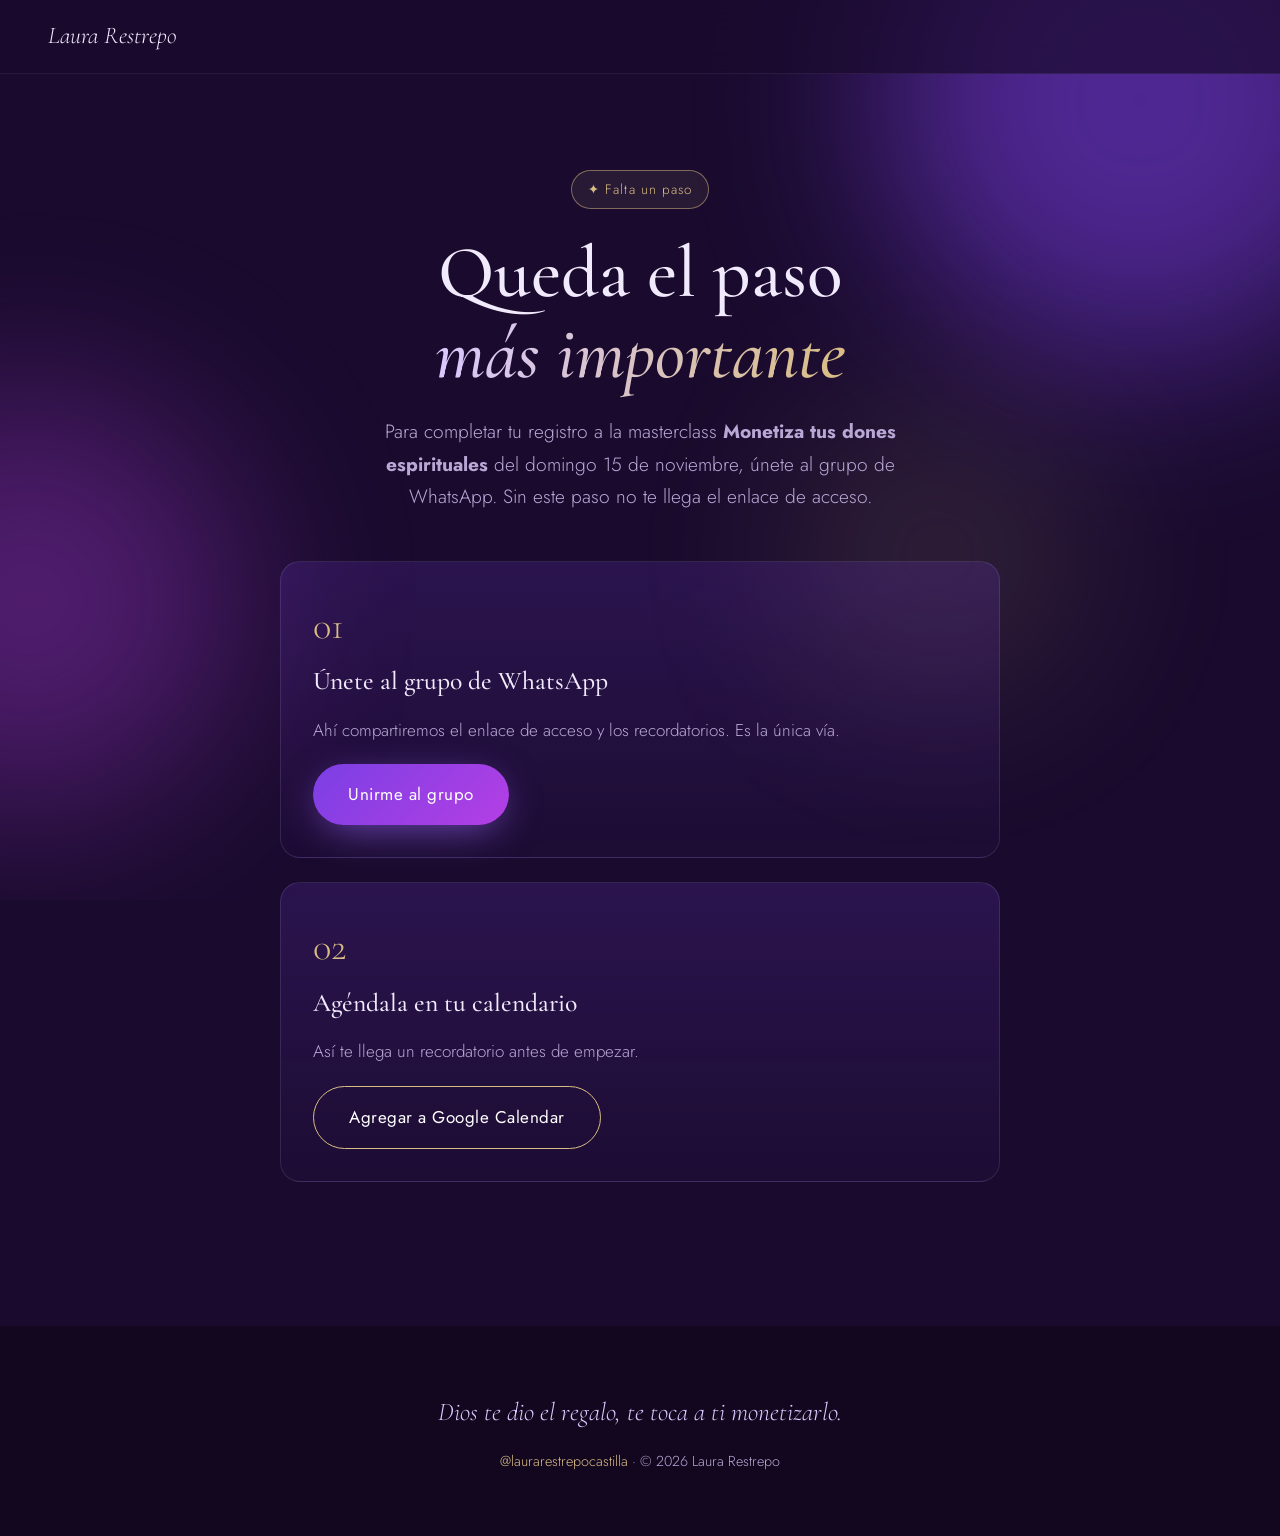
<file: masterclass/gracias.html>
<!doctype html>
<html lang="es">
<head>
  <meta charset="utf-8" />
  <meta name="viewport" content="width=device-width, initial-scale=1" />
  <title>Queda el paso más importante · Masterclass</title>
  <meta name="robots" content="noindex" />
  <meta name="theme-color" content="#1a0b2e" />

  <link rel="preconnect" href="https://fonts.googleapis.com" />
  <link rel="preconnect" href="https://fonts.gstatic.com" crossorigin />
  <link href="https://fonts.googleapis.com/css2?family=Cormorant+Garamond:ital,wght@0,400;0,500;0,600;1,400;1,500&family=Jost:wght@300;400;500&display=swap" rel="stylesheet" />
  <link rel="stylesheet" href="/styles.css" />
  <link rel="stylesheet" href="/masterclass/masterclass.css" />
</head>
<body>
  <div class="aura" aria-hidden="true">
    <span class="orb orb--1"></span>
    <span class="orb orb--2"></span>
    <span class="orb orb--3"></span>
  </div>

  <header class="nav">
    <a href="/" class="nav__logo">Laura Restrepo</a>
  </header>

  <main class="thanks">
    <div class="container container--narrow center">
      <p class="badge reveal">✦ Falta un paso</p>
      <h1 class="reveal">Queda el paso<br /><em>más importante</em></h1>
      <p class="lead center reveal">
        Para completar tu registro a la masterclass <strong>Monetiza tus dones espirituales</strong>
        del domingo 15 de noviembre, únete al grupo de WhatsApp. Sin este paso no te llega el enlace de acceso.
      </p>

      <ol class="thanks__steps">
        <li class="step reveal">
          <span class="step__num">01</span>
          <h3>Únete al grupo de WhatsApp</h3>
          <p>Ahí compartiremos el enlace de acceso y los recordatorios. Es la única vía.</p>
          <a href="#" class="btn" data-whatsapp>Unirme al grupo</a>
        </li>
        <li class="step reveal">
          <span class="step__num">02</span>
          <h3>Agéndala en tu calendario</h3>
          <p>Así te llega un recordatorio antes de empezar.</p>
          <a href="#" class="btn btn--ghost" data-calendar target="_blank" rel="noopener">Agregar a Google Calendar</a>
        </li>
      </ol>

    </div>
  </main>

  <footer class="footer">
    <p class="footer__quote">Dios te dio el regalo, te toca a ti monetizarlo.</p>
    <p>
      <a href="https://www.instagram.com/laurarestrepocastilla/" target="_blank" rel="noopener">@laurarestrepocastilla</a>
      · © <span id="year"></span> Laura Restrepo
    </p>
  </footer>

  <script src="/script.js"></script>
  <script src="/masterclass/masterclass.js"></script>
</body>
</html>
</file>
<file: styles.css>
:root {
  --plum-950: #12071f;
  --plum-900: #1a0b2e;
  --plum-800: #261242;
  --violet-500: #7b3fe4;
  --violet-400: #9d6bff;
  --lavender-200: #d9c8ff;
  --lavender-50: #fbf8ff;
  --gold: #d9bd84;
  --text: #f1eafc;
  --text-muted: #b9a8d6;

  --font-display: "Cormorant Garamond", Georgia, serif;
  --font-body: "Jost", system-ui, sans-serif;

  --radius: 20px;
  --max: 1120px;
}

*,
*::before,
*::after { box-sizing: border-box; }

html { scroll-behavior: smooth; }

body {
  margin: 0;
  background: var(--plum-900);
  color: var(--text);
  font-family: var(--font-body);
  font-weight: 300;
  font-size: 1.0625rem;
  line-height: 1.7;
  overflow-x: hidden;
}

img { display: block; max-width: 100%; }
a { color: inherit; }

h1, h2, h3 {
  font-family: var(--font-display);
  font-weight: 500;
  line-height: 1.1;
  margin: 0 0 1.25rem;
}
h1 { font-size: clamp(2.6rem, 6vw, 4.6rem); }
h2 { font-size: clamp(2rem, 4.5vw, 3.2rem); }
h3 { font-size: 1.6rem; }
h1 em, h2 em {
  font-style: italic;
  background: linear-gradient(90deg, var(--lavender-200), var(--gold));
  -webkit-background-clip: text;
  background-clip: text;
  color: transparent;
}

.eyebrow {
  font-size: 0.8rem;
  letter-spacing: 0.25em;
  text-transform: uppercase;
  color: var(--gold);
  margin: 0 0 1rem;
}
.lead { font-size: 1.2rem; color: var(--text-muted); max-width: 34rem; }
.center { text-align: center; margin-inline: auto; }

/* ---------- Aura de fondo ---------- */
.aura { position: fixed; inset: 0; z-index: -1; overflow: hidden; pointer-events: none; }
.orb {
  position: absolute;
  border-radius: 50%;
  filter: blur(90px);
  opacity: 0.55;
  animation: float 18s ease-in-out infinite alternate;
}
.orb--1 { width: 520px; height: 520px; background: var(--violet-500); top: -160px; right: -120px; }
.orb--2 { width: 420px; height: 420px; background: #b43fe4; bottom: 10%; left: -180px; animation-delay: -6s; opacity: 0.35; }
.orb--3 { width: 300px; height: 300px; background: var(--gold); top: 45%; right: 15%; animation-delay: -12s; opacity: 0.12; }

@keyframes float {
  to { transform: translate(60px, 80px) scale(1.15); }
}

/* ---------- Botones ---------- */
.btn {
  display: inline-block;
  padding: 1rem 2.2rem;
  border-radius: 999px;
  background: linear-gradient(135deg, var(--violet-500), #b43fe4);
  color: #fff;
  text-decoration: none;
  font-weight: 400;
  letter-spacing: 0.03em;
  box-shadow: 0 10px 40px -10px rgba(157, 107, 255, 0.7);
  transition: transform 0.25s, box-shadow 0.25s;
}
.btn:hover { transform: translateY(-2px); box-shadow: 0 16px 50px -10px rgba(157, 107, 255, 0.9); }
.btn--small { padding: 0.6rem 1.3rem; font-size: 0.9rem; }

.link { color: var(--lavender-200); text-decoration: none; border-bottom: 1px solid var(--gold); }

/* ---------- Nav ---------- */
.nav {
  position: sticky;
  top: 0;
  z-index: 10;
  display: flex;
  align-items: center;
  justify-content: space-between;
  padding: 1rem clamp(1rem, 4vw, 3rem);
  background: rgba(26, 11, 46, 0.7);
  backdrop-filter: blur(14px);
  border-bottom: 1px solid rgba(217, 200, 255, 0.08);
}
.nav__logo {
  font-family: var(--font-display);
  font-size: 1.5rem;
  font-style: italic;
  text-decoration: none;
}

/* ---------- Hero ---------- */
.hero {
  max-width: var(--max);
  margin: 0 auto;
  min-height: calc(100vh - 70px);
  display: grid;
  grid-template-columns: 1.15fr 1fr;
  align-items: center;
  gap: 3rem;
  padding: 3rem clamp(1rem, 4vw, 3rem);
}
.hero__text .lead { margin-bottom: 2.2rem; }

.photo-frame {
  position: relative;
  aspect-ratio: 4 / 5;
  border-radius: 999px 999px var(--radius) var(--radius);
  overflow: hidden;
  background:
    radial-gradient(circle at 50% 35%, rgba(217, 189, 132, 0.35), transparent 60%),
    linear-gradient(160deg, var(--plum-800), var(--violet-500));
  box-shadow: 0 0 0 1px rgba(217, 189, 132, 0.4), 0 30px 80px -20px rgba(123, 63, 228, 0.6);
}
.photo-frame img { width: 100%; height: 100%; object-fit: cover; }
.photo-frame--round { aspect-ratio: 1; border-radius: 50%; }

/* ---------- Secciones ---------- */
.section { padding: clamp(4rem, 10vw, 7rem) clamp(1rem, 4vw, 3rem); }
.section--alt { background: rgba(38, 18, 66, 0.55); }
.container { max-width: var(--max); margin: 0 auto; }
.container--narrow { max-width: 720px; }

.pains {
  list-style: none;
  padding: 0;
  margin: 2.5rem 0;
  display: grid;
  grid-template-columns: repeat(2, 1fr);
  gap: 1.25rem;
}
.pains li {
  padding: 1.5rem 1.5rem 1.5rem 3.2rem;
  border-radius: var(--radius);
  background: rgba(255, 255, 255, 0.03);
  border: 1px solid rgba(217, 200, 255, 0.1);
  position: relative;
}
.pains li::before {
  content: "✦";
  position: absolute;
  left: 1.3rem;
  top: 1.45rem;
  color: var(--gold);
}

.reframe {
  margin: 3rem auto 0;
  max-width: 44rem;
  text-align: center;
  font-family: var(--font-display);
  font-style: italic;
  font-size: clamp(1.5rem, 3vw, 2rem);
  line-height: 1.35;
  color: var(--lavender-200);
}

.steps {
  display: grid;
  grid-template-columns: repeat(3, 1fr);
  gap: 1.5rem;
  margin: 3rem 0;
}
.step {
  padding: 2rem;
  border-radius: var(--radius);
  background: linear-gradient(180deg, rgba(123, 63, 228, 0.18), rgba(123, 63, 228, 0.03));
  border: 1px solid rgba(217, 200, 255, 0.12);
}
.step__num {
  font-family: var(--font-display);
  font-size: 2.4rem;
  color: var(--gold);
  display: block;
  margin-bottom: 0.5rem;
}
.step p { color: var(--text-muted); margin: 0; }

.about {
  display: grid;
  grid-template-columns: 0.8fr 1.2fr;
  gap: 4rem;
  align-items: center;
}
.about__text p { color: var(--text-muted); }
.about__text strong { color: var(--text); font-weight: 500; }
.about__close {
  font-family: var(--font-display);
  font-style: italic;
  font-size: 1.5rem;
  line-height: 1.35;
  color: var(--lavender-200) !important;
}

.cta-note { margin: 1rem 0 0; font-size: 0.9rem; letter-spacing: 0.05em; color: var(--text-muted); }

.gifts {
  list-style: none;
  padding: 0;
  margin: 1.25rem 0;
  display: flex;
  flex-wrap: wrap;
  gap: 0.6rem;
}
.gifts li {
  padding: 0.4rem 1rem;
  border-radius: 999px;
  border: 1px solid rgba(217, 189, 132, 0.45);
  color: var(--gold);
  font-size: 0.9rem;
}

.testimonials {
  display: grid;
  grid-template-columns: repeat(3, 1fr);
  gap: 1.5rem;
  margin-top: 3rem;
}
.testimonial {
  margin: 0;
  padding: 2rem;
  border-radius: var(--radius);
  background: rgba(255, 255, 255, 0.03);
  border: 1px solid rgba(217, 200, 255, 0.1);
}
.testimonial blockquote {
  margin: 0 0 1.25rem;
  font-family: var(--font-display);
  font-style: italic;
  font-size: 1.35rem;
  line-height: 1.4;
}
.testimonial figcaption { color: var(--gold); font-size: 0.9rem; letter-spacing: 0.05em; }
.testimonial figcaption strong { font-weight: 500; }

#agenda h2, #agenda .eyebrow { text-align: center; }
.booking {
  min-width: 320px;
  height: 720px;
  margin-top: 2rem;
  border-radius: var(--radius);
  overflow: hidden;
  background: var(--lavender-50);
  box-shadow: 0 30px 80px -20px rgba(123, 63, 228, 0.5);
}

.booking__placeholder {
  height: 100%;
  display: flex;
  flex-direction: column;
  align-items: center;
  justify-content: center;
  text-align: center;
  color: var(--plum-800);
  font-family: var(--font-display);
  font-size: 1.5rem;
}
.booking:has(.booking__placeholder) { height: 320px; }

.faq { margin-top: 2rem; }
.faq details {
  border-bottom: 1px solid rgba(217, 200, 255, 0.15);
  padding: 1.25rem 0;
}
.faq summary {
  cursor: pointer;
  list-style: none;
  font-family: var(--font-display);
  font-size: 1.4rem;
  display: flex;
  justify-content: space-between;
  gap: 1rem;
}
.faq summary::-webkit-details-marker { display: none; }
.faq summary::after { content: "+"; color: var(--gold); transition: transform 0.25s; }
.faq details[open] summary::after { transform: rotate(45deg); }
.faq details p { color: var(--text-muted); margin: 0.75rem 0 0; }

.footer {
  text-align: center;
  padding: 4rem 1rem 3rem;
  background: var(--plum-950);
  color: var(--text-muted);
  font-size: 0.9rem;
}
.footer__quote {
  font-family: var(--font-display);
  font-style: italic;
  font-size: 1.6rem;
  color: var(--lavender-200);
  margin: 0 0 1rem;
}
.footer a { text-decoration: none; color: var(--gold); }

/* ---------- Animación al hacer scroll ---------- */
.reveal { opacity: 0; transform: translateY(24px); transition: opacity 0.9s ease, transform 0.9s ease; }
.reveal.is-visible { opacity: 1; transform: none; }

@media (prefers-reduced-motion: reduce) {
  html { scroll-behavior: auto; }
  .orb { animation: none; }
  .reveal { opacity: 1; transform: none; transition: none; }
}

/* ---------- Responsive ---------- */
@media (max-width: 860px) {
  .hero, .about { grid-template-columns: 1fr; }
  .hero { min-height: auto; text-align: center; gap: 2.5rem; }
  .hero .lead { margin-inline: auto; }
  .hero__photo { max-width: 340px; margin: 0 auto; order: -1; }
  .about { gap: 2rem; text-align: center; }
  .about__photo { max-width: 260px; margin: 0 auto; }
  .gifts { justify-content: center; }
  .pains, .steps, .testimonials { grid-template-columns: 1fr; }
  .nav__logo { font-size: 1.25rem; }
  .booking { height: 1000px; min-width: 0; }
}
</file>
<file: masterclass/masterclass.css>
.badge {
  display: inline-block;
  padding: 0.45rem 1rem;
  border-radius: 999px;
  border: 1px solid rgba(217, 189, 132, 0.5);
  background: rgba(217, 189, 132, 0.08);
  color: var(--gold);
  font-size: 0.85rem;
  letter-spacing: 0.08em;
  margin: 0 0 1.5rem;
}

/* ---------- Hero ---------- */
.mc-hero {
  max-width: var(--max);
  margin: 0 auto;
  min-height: calc(100vh - 70px);
  display: grid;
  grid-template-columns: 1.15fr 1fr;
  align-items: center;
  gap: 3rem;
  padding: 3rem clamp(1rem, 4vw, 3rem);
}
.mc-hero .lead { margin-bottom: 2rem; }

.event-meta {
  list-style: none;
  padding: 0;
  margin: 0 0 2rem;
  display: flex;
  flex-wrap: wrap;
  gap: 1.5rem 2.5rem;
}
.event-meta span {
  display: block;
  font-size: 0.75rem;
  letter-spacing: 0.2em;
  text-transform: uppercase;
  color: var(--gold);
}

.countdown { display: flex; gap: 0.75rem; }
.countdown div {
  min-width: 4.5rem;
  padding: 0.75rem 0.5rem;
  border-radius: 14px;
  text-align: center;
  background: rgba(255, 255, 255, 0.04);
  border: 1px solid rgba(217, 200, 255, 0.12);
}
.countdown strong {
  display: block;
  font-family: var(--font-display);
  font-size: 2rem;
  font-weight: 500;
  line-height: 1;
}
.countdown span { font-size: 0.75rem; color: var(--text-muted); }

/* ---------- Formulario ---------- */
.form-card {
  padding: clamp(1.75rem, 4vw, 2.5rem);
  border-radius: var(--radius);
  background: linear-gradient(180deg, rgba(123, 63, 228, 0.22), rgba(38, 18, 66, 0.6));
  border: 1px solid rgba(217, 189, 132, 0.35);
  box-shadow: 0 30px 80px -20px rgba(123, 63, 228, 0.6);
  backdrop-filter: blur(10px);
  scroll-margin-top: 90px;
}
.form-card h2 { font-size: 2.2rem; margin-bottom: 0.25rem; }
.form-card__sub { color: var(--text-muted); margin: 0 0 1.5rem; }

.signup { display: grid; gap: 1rem; }
.signup label span {
  display: block;
  font-size: 0.85rem;
  margin-bottom: 0.35rem;
  color: var(--lavender-200);
}
.phone-row { display: grid; grid-template-columns: minmax(0, 0.9fr) minmax(0, 1.4fr); gap: 0.6rem; }
.signup .phone-row select {
  appearance: none;
  padding-right: 2rem;
  background: rgba(18, 7, 31, 0.6);
  background-image: linear-gradient(45deg, transparent 50%, var(--gold) 50%), linear-gradient(135deg, var(--gold) 50%, transparent 50%);
  background-position: calc(100% - 1rem) 55%, calc(100% - 0.7rem) 55%;
  background-size: 0.3rem 0.3rem;
  background-repeat: no-repeat;
  cursor: pointer;
  text-overflow: ellipsis;
}
.signup .phone-row select:invalid { color: rgba(185, 168, 214, 0.5); }
.signup option { background: var(--plum-900); color: var(--text); }
.signup input, .signup select {
  width: 100%;
  padding: 0.9rem 1.1rem;
  border-radius: 12px;
  border: 1px solid rgba(217, 200, 255, 0.2);
  background: rgba(18, 7, 31, 0.6);
  color: var(--text);
  font: inherit;
  font-size: 1rem;
  transition: border-color 0.2s, box-shadow 0.2s;
}
.signup input::placeholder { color: rgba(185, 168, 214, 0.5); }
.signup input:focus, .signup select:focus {
  outline: none;
  border-color: var(--violet-400);
  box-shadow: 0 0 0 3px rgba(157, 107, 255, 0.25);
}
.btn--block { width: 100%; border: 0; cursor: pointer; font: inherit; margin-top: 0.5rem; }
.btn[disabled] { opacity: 0.6; cursor: wait; }
.btn--ghost {
  background: transparent;
  border: 1px solid var(--gold);
  box-shadow: none;
}
.form-msg { margin: 0; min-height: 1.2em; font-size: 0.9rem; color: #ffb4c8; }
.form-legal { margin: 0; font-size: 0.8rem; color: var(--text-muted); text-align: center; }

.steps--four { grid-template-columns: repeat(4, 1fr); }

/* ---------- Gracias ---------- */
.thanks { padding: clamp(3rem, 8vw, 6rem) clamp(1rem, 4vw, 3rem); }
.thanks__steps {
  list-style: none;
  padding: 0;
  margin: 3rem 0;
  display: grid;
  gap: 1.5rem;
  text-align: left;
}
.thanks__steps .btn { margin-top: 1.25rem; }

/* ---------- Responsive ---------- */
@media (max-width: 960px) {
  .steps--four { grid-template-columns: repeat(2, 1fr); }
}
@media (max-width: 860px) {
  .mc-hero { grid-template-columns: 1fr; min-height: auto; text-align: center; }
  .mc-hero .lead { margin-inline: auto; }
  .event-meta, .countdown { justify-content: center; }
  .steps--four { grid-template-columns: 1fr; }
}
@media (max-width: 400px) {
  .countdown div { min-width: 0; flex: 1; }
}
</file>
<file: quiz/quiz.css>
.quiz {
  max-width: 760px;
  margin: 0 auto;
  min-height: calc(100vh - 70px);
  padding: clamp(2.5rem, 7vw, 5rem) clamp(1rem, 4vw, 3rem);
  display: flex;
  flex-direction: column;
  justify-content: center;
}

.quiz__screen { display: none; text-align: center; animation: quiz-in 0.6s ease both; }
.quiz__screen.is-active { display: block; }
@keyframes quiz-in {
  from { opacity: 0; transform: translateY(16px); }
}

.quiz__screen .lead { margin-bottom: 2.2rem; }
.quiz h2:focus, .quiz h1:focus { outline: none; }

/* ---------- Progreso ---------- */
.quiz__progress {
  height: 4px;
  border-radius: 999px;
  background: rgba(217, 200, 255, 0.12);
  overflow: hidden;
  margin-bottom: 2rem;
}
.quiz__progress span {
  display: block;
  height: 100%;
  width: 0;
  background: linear-gradient(90deg, var(--violet-400), var(--gold));
  transition: width 0.5s ease;
}

/* ---------- Preguntas ---------- */
.quiz__question { font-size: clamp(1.8rem, 4.5vw, 2.6rem); }
.quiz__options { display: grid; gap: 0.8rem; margin: 2rem 0 1.5rem; text-align: left; }
.quiz__option {
  width: 100%;
  padding: 1.1rem 1.4rem 1.1rem 3.2rem;
  position: relative;
  border-radius: 16px;
  border: 1px solid rgba(217, 200, 255, 0.15);
  background: rgba(255, 255, 255, 0.03);
  color: var(--text);
  font: inherit;
  text-align: left;
  cursor: pointer;
  transition: border-color 0.2s, background 0.2s, transform 0.2s;
}
.quiz__option::before {
  content: "";
  position: absolute;
  left: 1.2rem;
  top: 50%;
  width: 1rem;
  height: 1rem;
  margin-top: -0.5rem;
  border-radius: 50%;
  border: 1px solid var(--gold);
  transition: background 0.2s, box-shadow 0.2s;
}
.quiz__option:hover, .quiz__option:focus-visible {
  outline: none;
  border-color: var(--violet-400);
  background: rgba(123, 63, 228, 0.14);
  transform: translateX(4px);
}
.quiz__option.is-selected { border-color: var(--gold); background: rgba(217, 189, 132, 0.1); }
.quiz__option.is-selected::before { background: var(--gold); box-shadow: 0 0 12px var(--gold); }

.quiz__back {
  background: none;
  border: 0;
  color: var(--text-muted);
  font: inherit;
  font-size: 0.9rem;
  cursor: pointer;
}
.quiz__back:hover { color: var(--lavender-200); }
.quiz__back[hidden] { display: none; }

/* ---------- Datos ---------- */
[data-screen="contact"] .form-card { text-align: left; max-width: 520px; margin: 0 auto; }
[data-screen="contact"] .form-card h2 { font-size: clamp(1.9rem, 4vw, 2.4rem); }

/* ---------- Resultado ---------- */
.quiz__result h1 { font-size: clamp(2.4rem, 6vw, 4rem); }
.chain {
  list-style: none;
  padding: 0;
  margin: 3rem 0;
  display: grid;
  grid-template-columns: repeat(3, 1fr);
  gap: 1rem;
  text-align: left;
}
.chain .step { padding: 1.5rem; position: relative; }
.chain .step h3 { font-size: 1.4rem; margin-bottom: 0.5rem; }
.chain .step p { font-size: 0.95rem; }

/* Llamada con Laura como siguiente paso */
.quiz__bridge {
  margin: 0 0 1.5rem;
  font-family: var(--font-display);
  font-size: clamp(1.6rem, 4vw, 2.2rem);
  line-height: 1.25;
}
.quiz__bridge em { color: var(--gold); }

.mc-card {
  position: relative;
  padding: clamp(2rem, 5vw, 3rem) clamp(1.25rem, 4vw, 2.75rem);
  border-radius: 28px;
  background:
    radial-gradient(circle at 50% 0%, rgba(217, 189, 132, 0.25), transparent 60%),
    linear-gradient(180deg, rgba(123, 63, 228, 0.45), rgba(38, 18, 66, 0.85));
  border: 1.5px solid var(--gold);
  box-shadow: 0 0 0 6px rgba(217, 189, 132, 0.08), 0 30px 90px -20px rgba(180, 63, 228, 0.8);
}
.mc-card .badge { margin-bottom: 1.25rem; font-weight: 400; }
.mc-card__kicker {
  margin: 0 0 0.25rem;
  font-size: clamp(1.9rem, 6vw, 2.6rem);
  font-weight: 500;
  letter-spacing: 0.22em;
  text-transform: uppercase;
  line-height: 1.1;
  color: var(--gold);
  text-shadow: 0 0 24px rgba(217, 189, 132, 0.55);
}
.mc-card__kicker span {
  display: block;
  margin-top: 0.4rem;
  font-size: 0.85rem;
  letter-spacing: 0.25em;
  color: var(--lavender-200);
  text-shadow: none;
}
.mc-card__title {
  font-size: clamp(2.6rem, 8vw, 3.8rem);
  font-weight: 600;
  margin-bottom: 1rem;
}
.mc-card__copy { color: var(--lavender-200); max-width: 32rem; margin: 0 auto 1.75rem; }

.mc-card__note { color: var(--text-muted); font-size: 0.95rem; margin: 0 0 0.5rem; }

.btn--big {
  padding: 1.25rem 3rem;
  font-size: 1.2rem;
  font-weight: 500;
  text-align: center;
}
.mc-card .btn--big { animation: pulse 2.4s ease-in-out infinite; }
@keyframes pulse {
  50% { box-shadow: 0 0 0 10px rgba(180, 63, 228, 0), 0 16px 60px -8px rgba(180, 63, 228, 1); transform: scale(1.02); }
}

@media (max-width: 760px) {
  .chain { grid-template-columns: 1fr; }
}
@media (prefers-reduced-motion: reduce) {
  .quiz__screen { animation: none; }
  .quiz__option:hover { transform: none; }
  .mc-card .btn--big { animation: none; }
}
/* Calendario de Calendly dentro del resultado */
.quiz__calendario { margin-top: 2rem; scroll-margin-top: 5rem; }
.quiz__calendario:focus { outline: none; }

.quiz button.btn { border: 0; font-family: inherit; cursor: pointer; }
</file>
<file: admision/admision.css>
/* Admisión Expansión. Reutiliza /styles.css, /masterclass/masterclass.css y /quiz/quiz.css */

.versiculo {
  margin: 0 auto 2.2rem;
  max-width: 34rem;
  font-family: var(--font-display);
  font-style: italic;
  font-size: clamp(1.2rem, 3vw, 1.45rem);
  line-height: 1.45;
  color: var(--lavender-200);
}
.versiculo cite {
  display: block;
  margin-top: 0.6rem;
  font-family: var(--font-body);
  font-style: normal;
  font-size: 0.8rem;
  letter-spacing: 0.2em;
  text-transform: uppercase;
  color: var(--gold);
}
[data-screen="done"] .footer__quote { margin-top: 1rem; }

.paso { text-align: left; }
.paso .quiz__question { text-align: center; margin-bottom: 0.75rem; }
.paso__ayuda { margin: 0 auto 1.75rem; max-width: 34rem; text-align: center; color: var(--text-muted); }
.paso__ayuda:empty { display: none; }
.paso__cuerpo { display: grid; gap: 1rem; }
.paso__cuerpo .quiz__options { margin: 0; }

.campo span {
  display: block;
  font-size: 0.85rem;
  margin-bottom: 0.35rem;
  color: var(--lavender-200);
}
.campo span small { color: var(--text-muted); font-size: 0.8rem; }
.campo input, .campo textarea, .campo select {
  width: 100%;
  padding: 0.9rem 1.1rem;
  border-radius: 12px;
  border: 1px solid rgba(217, 200, 255, 0.2);
  background: rgba(18, 7, 31, 0.6);
  color: var(--text);
  font: inherit;
  font-size: 1rem;
  transition: border-color 0.2s, box-shadow 0.2s;
}
.campo textarea { resize: vertical; min-height: 7.5rem; line-height: 1.55; }
.campo input::placeholder, .campo textarea::placeholder { color: rgba(185, 168, 214, 0.5); }
.campo input:focus, .campo textarea:focus, .campo select:focus {
  outline: none;
  border-color: var(--violet-400);
  box-shadow: 0 0 0 3px rgba(157, 107, 255, 0.25);
}
.campo input[type="date"] { color-scheme: dark; }
.campo select {
  appearance: none;
  padding-right: 2rem;
  background-image: linear-gradient(45deg, transparent 50%, var(--gold) 50%), linear-gradient(135deg, var(--gold) 50%, transparent 50%);
  background-position: calc(100% - 1rem) 55%, calc(100% - 0.7rem) 55%;
  background-size: 0.3rem 0.3rem;
  background-repeat: no-repeat;
  cursor: pointer;
}
.campo select:invalid { color: rgba(185, 168, 214, 0.5); }
.campo option { background: var(--plum-900); color: var(--text); }
.campo-fila { display: grid; grid-template-columns: minmax(0, 0.9fr) minmax(0, 1.4fr); gap: 0.6rem; }

/* Opciones de selección múltiple */
.chips { display: flex; flex-wrap: wrap; gap: 0.6rem; justify-content: center; }
.chip {
  padding: 0.7rem 1.15rem;
  border-radius: 999px;
  border: 1px solid rgba(217, 200, 255, 0.2);
  background: rgba(255, 255, 255, 0.03);
  color: var(--text);
  font: inherit;
  font-size: 0.98rem;
  cursor: pointer;
  transition: border-color 0.2s, background 0.2s, color 0.2s;
}
.chip:hover, .chip:focus-visible { outline: none; border-color: var(--violet-400); }
.chip[aria-pressed="true"] { border-color: var(--gold); background: rgba(217, 189, 132, 0.14); color: var(--gold); }
.chip[aria-pressed="true"]::before { content: "✦ "; }

.quiz__option small { display: block; color: var(--text-muted); font-size: 0.88rem; margin-top: 0.15rem; }

.paso__acciones {
  display: flex;
  align-items: center;
  justify-content: space-between;
  gap: 1rem;
  margin-top: 1.5rem;
}
.paso__acciones .btn { margin-left: auto; }
.paso .form-msg { margin-top: 0.75rem; text-align: center; }
.paso .form-msg:empty { display: none; }

@media (max-width: 480px) {
  .paso__acciones .btn { padding: 0.95rem 1.8rem; }
}

.paso [hidden] { display: none !important; }

.tu-pagina { display: grid; justify-items: center; gap: 0.9rem; margin: 0 auto 2.5rem; max-width: 34rem; }
.tu-pagina p { margin: 0; }
.tu-pagina[hidden] { display: none; }
</file>
<file: azul-navegante/azul-navegante.css>
/* Onboarding de Azul Navegante: espuma, verde mar, dorado y la foto de la ola */
:root {
  --espuma: #f9fbfa;
  --niebla: #e8efec;
  --borde: #a9bdb6;
  --tinta: #263c39;
  --suave: #566561;
  --mar: #4c736f;
  --mar-hondo: #35544f;
  --abismo: #122929;
  --oro: #b39654;
  --oro-claro: #e3cf9c;
  --error: #9c3a26;

  --titulos: "Gilda Display", "Palatino Linotype", Palatino, Georgia, serif;
  --texto: "Mulish", system-ui, -apple-system, "Segoe UI", sans-serif;
  --foto: url("/assets/azul-navegante-mar.jpg");
}

*, *::before, *::after { box-sizing: border-box; }
[hidden] { display: none !important; }
body { margin: 0; background: var(--espuma); color: var(--tinta); font: 400 1.0625rem/1.6 var(--texto); }
h1, h2, p { margin: 0; }
h1, h2 { font-family: var(--titulos); font-weight: 400; line-height: 1.15; text-wrap: balance; }
h1:focus, h2:focus { outline: none; }
:focus-visible { outline: 2px solid var(--oro); outline-offset: 3px; }

/* ---------- Bienvenida y gracias ---------- */
.mar {
  display: flex;
  flex-direction: column;
  justify-content: center;
  align-items: flex-start;
  min-height: 100vh;
  min-height: 100svh;
  padding: 3rem clamp(1.4rem, 9vw, 8rem);
  color: #fff;
  background:
    linear-gradient(90deg, rgba(18, 41, 41, 0.88), rgba(18, 41, 41, 0.55) 55%, rgba(18, 41, 41, 0.12)),
    var(--abismo) var(--foto) center / cover;
}
.marca { font-size: 0.8rem; font-weight: 700; letter-spacing: 0.14em; text-transform: uppercase; }
.mar h1 { margin-top: 1.25rem; font-size: clamp(2.8rem, 8vw, 5.25rem); overflow-wrap: anywhere; }
.frase { margin-top: 0.9rem; font-family: var(--titulos); font-size: clamp(1.35rem, 3vw, 1.8rem); line-height: 1.3; color: var(--oro-claro); }
.texto { max-width: 31rem; margin-top: 1.25rem; }
.mar .btn { margin-top: 2.25rem; }
.nota { margin-top: 0.9rem; font-size: 0.92rem; }

.btn {
  padding: 0.9rem 2rem;
  border: 1px solid var(--mar);
  border-radius: 4px;
  background: var(--mar);
  color: #fff;
  font: 600 1.05rem/1.3 var(--texto);
  cursor: pointer;
  transition: background 0.2s;
}
.btn:hover { background: var(--mar-hondo); }
.btn:disabled { opacity: 0.6; cursor: default; }
.btn--claro { border-color: var(--espuma); background: var(--espuma); color: var(--mar-hondo); }
.btn--claro:hover { background: var(--niebla); }

/* ---------- Preguntas ---------- */
.pregunta { display: grid; grid-template-columns: minmax(0, 34%) minmax(0, 1fr); min-height: 100vh; min-height: 100svh; }
.pregunta__mar { position: sticky; top: 0; height: 100vh; background: linear-gradient(rgba(18, 41, 41, 0.15), rgba(18, 41, 41, 0.35)), var(--foto) 42% center / cover; }
.pregunta__hoja { display: flex; flex-direction: column; justify-content: center; width: 100%; max-width: 46rem; margin-inline: auto; padding: 2.5rem clamp(1.25rem, 5vw, 4rem); }
.avance { height: 3px; background: #cfdcd7; }
.avance span { display: block; width: 0; height: 100%; background: var(--oro); transition: width 0.4s ease; }
.paso { margin-top: 0.8rem; color: var(--suave); font-size: 0.92rem; }
form { margin-top: 2rem; }
h2 { font-size: clamp(1.9rem, 4vw, 2.6rem); }
.ayuda { margin-top: 0.7rem; color: var(--suave); }
.ayuda:empty { display: none; }
.cuerpo { display: grid; gap: 1.2rem; margin-top: 1.75rem; }

.campo { display: block; min-width: 0; }
.campo > span, .grupo > legend { display: block; margin-bottom: 0.4rem; padding: 0; font-weight: 600; font-size: 0.98rem; line-height: 1.4; }
.campo small { color: var(--suave); font-weight: 400; font-size: 0.9rem; }
.campo input, .campo select, .campo textarea {
  display: block;
  width: 100%;
  min-height: 3rem;
  padding: 0.75rem 0.9rem;
  border: 1px solid var(--borde);
  border-radius: 4px;
  background: #fff;
  color: var(--tinta);
  font: 400 1rem/1.5 var(--texto);
}
.campo textarea { min-height: 8.5rem; resize: vertical; }
.campo ::placeholder { color: #6f807b; opacity: 1; }
.campo :is(input, select, textarea):focus { outline: 2px solid var(--mar); outline-offset: -1px; border-color: var(--mar); }
.fila { display: grid; grid-template-columns: minmax(0, 0.8fr) minmax(0, 1.3fr); gap: 0.75rem; }

.grupo { margin: 0; padding: 0; border: 0; min-width: 0; }
.opciones { display: grid; grid-template-columns: repeat(auto-fit, minmax(10rem, 1fr)); gap: 0.65rem; }
.opciones label { position: relative; cursor: pointer; }
.opciones input { position: absolute; inset: 0; opacity: 0; cursor: pointer; }
.opciones span { display: block; padding: 0.85rem 1.1rem; border: 1px solid var(--borde); border-radius: 4px; background: #fff; transition: background 0.2s; }
.opciones label:hover span { background: var(--niebla); }
.opciones input:checked + span { border-color: var(--mar); background: var(--mar); color: #fff; }
.opciones input:focus-visible + span { outline: 2px solid var(--oro); outline-offset: 2px; }
.opciones--orden span { display: flex; align-items: center; justify-content: space-between; gap: 0.75rem; min-height: 3.4rem; padding-block: 0.6rem; }
.opciones--orden b { flex: none; display: grid; place-content: center; width: 1.85rem; height: 1.85rem; border-radius: 50%; background: var(--oro-claro); color: var(--abismo); font-weight: 700; line-height: 1; }
.opciones--orden b:empty { background: none; border: 1px dashed var(--borde); }
.opciones--orden input:disabled { cursor: default; }
.opciones--orden label:has(input:disabled) { opacity: 0.5; cursor: default; }
.opciones--orden label:has(input:disabled):hover span { background: #fff; }

.nivel span { display: flex; justify-content: space-between; align-items: baseline; font-weight: 600; }
.nivel output { font-family: var(--titulos); font-size: 1.6rem; line-height: 1.2; font-weight: 400; color: var(--mar); }
.nivel input { display: block; width: 100%; height: 1.75rem; margin: 0; accent-color: var(--mar); cursor: pointer; }
.nivel.is-vacio input { opacity: 0.45; }

.check { display: flex; gap: 0.75rem; align-items: flex-start; margin-top: 0.5rem; padding-top: 1.4rem; border-top: 1px solid #cfdcd7; cursor: pointer; }
.check input { flex: none; width: 1.3rem; height: 1.3rem; margin: 0.15rem 0 0; accent-color: var(--mar); cursor: pointer; }
.check span { color: var(--suave); font-size: 0.95rem; line-height: 1.5; }
.trampa { position: absolute; left: -9999px; }

.error { margin-top: 1rem; color: var(--error); font-weight: 600; }
.error:empty { display: none; }
.acciones { display: flex; align-items: center; justify-content: space-between; gap: 1rem; margin-top: 2rem; }
.acciones .btn { margin-left: auto; }
.volver { padding: 0.75rem 0; border: 0; background: none; color: var(--mar-hondo); font: 600 1rem/1.3 var(--texto); text-decoration: underline; text-decoration-color: var(--oro); text-underline-offset: 4px; cursor: pointer; }

@media (max-width: 860px) {
  .mar { background-image: linear-gradient(rgba(18, 41, 41, 0.72), rgba(18, 41, 41, 0.6)), var(--foto); }
  .pregunta { grid-template-columns: minmax(0, 1fr); grid-template-rows: 5.5rem 1fr; }
  .pregunta__mar { position: static; height: auto; background-position: center 45%; }
  .pregunta__hoja { justify-content: flex-start; padding-block: 1.5rem 2rem; }
}
@media (prefers-reduced-motion: reduce) {
  * { transition: none !important; }
}
</file>
<file: presentacion/presentacion.css>
/* Presentación del programa EXPANSIÓN. Colores y fuentes en /styles.css */

html { scroll-padding-top: 84px; }
.hero h1 em { display: block; font-size: 0.55em; line-height: 1.15; margin-top: 0.5rem; }

.sr-only {
  position: absolute;
  width: 1px;
  height: 1px;
  overflow: hidden;
  clip-path: inset(50%);
  white-space: nowrap;
}

/* ---------- Cifras ---------- */
.pres-stats {
  padding: 2rem clamp(1rem, 4vw, 3rem);
  background: rgba(38, 18, 66, 0.55);
  border-block: 1px solid rgba(217, 200, 255, 0.1);
}
.pres-stats__grid {
  display: grid;
  grid-template-columns: repeat(4, 1fr);
  gap: 1.5rem;
  margin-block: 0;
  text-align: center;
}
.pres-stats dt {
  font-family: var(--font-display);
  font-size: clamp(2.6rem, 6vw, 3.6rem);
  line-height: 1;
  color: var(--gold);
}
.pres-stats dd { margin: 0.4rem 0 0; color: var(--text-muted); font-size: 0.95rem; line-height: 1.35; }

/* ---------- Fases ---------- */
.fases { display: grid; grid-template-columns: 1fr 1fr; gap: 1.5rem; margin-top: 2.5rem; }
.fase, .bonus__item {
  padding: clamp(1.5rem, 3vw, 2.25rem);
  border-radius: var(--radius);
  background: rgba(255, 255, 255, 0.03);
  border: 1px solid rgba(217, 200, 255, 0.12);
}
.fase--on {
  background: linear-gradient(180deg, rgba(123, 63, 228, 0.28), rgba(123, 63, 228, 0.05));
  border-color: rgba(217, 189, 132, 0.5);
}
.fase__tag {
  margin: 0 0 0.75rem;
  color: var(--gold);
  font-size: 0.8rem;
  letter-spacing: 0.12em;
  text-transform: uppercase;
}
.fase ul { margin: 0 0 1.25rem; padding-left: 1.1rem; color: var(--text-muted); }
.fase li + li { margin-top: 0.5rem; }
.fase__result { margin: 0; }
.fase__result strong { font-weight: 500; color: var(--gold); }
.pres-metodo { margin: 2rem 0 0; max-width: 46rem; color: var(--text-muted); }
.pres-metodo strong { color: var(--text); font-weight: 500; }

/* ---------- Ruta de puertos ---------- */
.ruta {
  list-style: none;
  margin: 2.5rem 0 1.5rem;
  padding: 0;
  display: grid;
  grid-template-columns: repeat(6, 1fr);
  gap: 0.6rem;
}
.ruta__btn {
  width: 100%;
  min-height: 84px;
  padding: 0.8rem 0.4rem;
  border-radius: 14px;
  border: 1px solid rgba(217, 200, 255, 0.18);
  background: rgba(255, 255, 255, 0.03);
  color: var(--text-muted);
  font: inherit;
  cursor: pointer;
  transition: background 0.2s, border-color 0.2s, color 0.2s;
}
.ruta__btn small {
  display: block;
  font-size: 0.72rem;
  letter-spacing: 0.12em;
  text-transform: uppercase;
}
.ruta__btn span {
  display: block;
  margin-top: 0.15rem;
  font-family: var(--font-display);
  font-size: 1.15rem;
  line-height: 1.15;
  overflow-wrap: anywhere;
}
.ruta__btn:hover { border-color: var(--gold); color: var(--text); }
.ruta__btn.is-done { border-color: rgba(217, 189, 132, 0.45); }
.ruta__btn.is-done small { color: var(--gold); }
.ruta__btn[aria-current="step"] {
  background: linear-gradient(135deg, var(--violet-500), #b43fe4);
  border-color: var(--gold);
  color: #fff;
}
.ruta__btn:focus-visible,
.pago input:focus-visible + span,
.puerto summary:focus-visible,
.valor summary:focus-visible,
.puerto__nav button:focus-visible {
  outline: 2px solid var(--gold);
  outline-offset: 2px;
}

.puerto {
  padding: clamp(1.25rem, 3vw, 2.5rem);
  border-radius: var(--radius);
  background: rgba(18, 7, 31, 0.6);
  border: 1px solid rgba(217, 200, 255, 0.12);
  outline: none;
  animation: puerto-in 0.35s ease;
}
@keyframes puerto-in {
  from { opacity: 0; transform: translateY(8px); }
}
.puerto h3 { font-size: clamp(1.8rem, 4vw, 2.4rem); margin-bottom: 0.25rem; }
.puerto__frase { margin: 0 0 1.25rem; color: var(--gold); font-family: var(--font-display); font-style: italic; font-size: 1.3rem; line-height: 1.3; }
.puerto__objetivo { margin: 0 0 1.25rem; }
.puerto__nota {
  margin: 0 0 1.25rem;
  padding: 0.9rem 1.1rem;
  border-radius: 12px;
  border: 1px solid rgba(217, 189, 132, 0.4);
  background: rgba(217, 189, 132, 0.07);
  font-size: 0.98rem;
}

.puerto details, .valor details { border-top: 1px solid rgba(217, 200, 255, 0.15); }
.puerto summary, .valor summary {
  display: flex;
  align-items: center;
  justify-content: space-between;
  gap: 1rem;
  padding: 1rem 0;
  cursor: pointer;
  list-style: none;
}
.puerto summary::-webkit-details-marker, .valor summary::-webkit-details-marker { display: none; }
.puerto summary { font-weight: 400; }
.puerto summary small { color: var(--text-muted); font-size: 0.85rem; white-space: nowrap; margin-left: auto; }
.puerto summary::after {
  content: "+";
  color: var(--gold);
  font-size: 1.3rem;
  line-height: 1;
  transition: transform 0.25s;
}
.puerto details[open] summary::after { transform: rotate(45deg); }
.puerto ol, .puerto ul { margin: 0 0 1.25rem; padding-left: 1.3rem; color: var(--text-muted); }
.puerto li + li { margin-top: 0.45rem; }
.puerto__modulo { margin: 0 0 0.6rem; color: var(--text); }
.puerto__sesiones { list-style: none; padding: 0 !important; }
.puerto__sesiones b { display: block; color: var(--gold); font-weight: 400; font-size: 0.85rem; letter-spacing: 0.08em; text-transform: uppercase; }
.puerto__sesiones li + li { margin-top: 0.9rem; }

.puerto__nav { display: flex; justify-content: space-between; gap: 0.75rem; margin-top: 1rem; padding-top: 1.25rem; border-top: 1px solid rgba(217, 200, 255, 0.15); }
.puerto__nav button {
  padding: 0.6rem 0;
  border: 0;
  background: none;
  color: var(--lavender-200);
  font: inherit;
  cursor: pointer;
  text-align: left;
}
.puerto__nav button:last-child { margin-left: auto; text-align: right; color: var(--gold); }
.puerto__nav button:hover { text-decoration: underline; }

/* ---------- Qué incluye ---------- */
.valor { margin-top: 2rem; }
.valor summary b { color: var(--gold); font-weight: 400; white-space: nowrap; }
.valor summary span { display: flex; gap: 0.6rem; }
.valor summary span::before { content: "+"; color: var(--gold); transition: transform 0.25s; }
.valor details[open] summary span::before { transform: rotate(45deg); }
.valor details p { margin: 0 0 1rem 1.25rem; color: var(--text-muted); }
.valor__total {
  display: flex;
  justify-content: space-between;
  align-items: baseline;
  gap: 1rem;
  margin: 0;
  padding: 1.1rem 0 0;
  border-top: 1px solid var(--gold);
  font-family: var(--font-display);
  font-size: 1.5rem;
}
.valor__total b { color: var(--gold); font-weight: 500; white-space: nowrap; }

.pres-sub { margin: 3.5rem 0 1.25rem; font-size: 2rem; }
.bonus { display: grid; gap: 1rem; }
.bonus__item p:last-child { margin: 0; color: var(--text-muted); }
.bonus__item h3 { margin-bottom: 0.5rem; }

/* ---------- Inversión ---------- */
.pago {
  margin-top: 2.5rem;
  padding: clamp(1.25rem, 4vw, 2.5rem);
  border-radius: var(--radius);
  background: rgba(18, 7, 31, 0.6);
  border: 1px solid rgba(217, 189, 132, 0.45);
}
.pago__opciones {
  display: grid;
  grid-template-columns: repeat(3, 1fr);
  gap: 0.35rem;
  margin: 0;
  padding: 0.35rem;
  border: 0;
  border-radius: 999px;
  background: rgba(255, 255, 255, 0.05);
}
.pago input { position: absolute; opacity: 0; pointer-events: none; }
.pago label span {
  display: block;
  padding: 0.65rem 0.25rem;
  border-radius: 999px;
  color: var(--text-muted);
  cursor: pointer;
  font-size: 0.95rem;
  line-height: 1.2;
  transition: background 0.2s, color 0.2s;
}
.pago input:checked + span { background: linear-gradient(135deg, var(--violet-500), #b43fe4); color: #fff; }
.pago__monto {
  margin: 1.75rem 0 0;
  font-family: var(--font-display);
  font-size: clamp(3.4rem, 11vw, 5rem);
  line-height: 1;
  color: var(--gold);
}
.pago__monto small { font-size: 0.3em; letter-spacing: 0.08em; color: var(--text-muted); }
.pago__detalle { margin: 0.75rem 0 0; }
.pago__nota { margin: 1.5rem auto 0; max-width: 34rem; color: var(--text-muted); font-size: 0.95rem; }

/* ---------- Garantía ---------- */
.garantia {
  padding: clamp(1.5rem, 5vw, 3rem);
  border-radius: var(--radius);
  background: linear-gradient(180deg, rgba(123, 63, 228, 0.22), rgba(123, 63, 228, 0.04));
  border: 1px solid rgba(217, 189, 132, 0.5);
}
.garantia ul { list-style: none; margin: 1.25rem 0; padding: 0; }
.garantia li { position: relative; padding-left: 1.6rem; color: var(--text-muted); }
.garantia li + li { margin-top: 0.6rem; }
.garantia li::before { content: "✦"; position: absolute; left: 0; color: var(--gold); }
.garantia__cierre { margin: 0; font-family: var(--font-display); font-style: italic; font-size: 1.5rem; line-height: 1.3; color: var(--lavender-200); }
.garantia__firma { margin: 1rem 0 0; color: var(--gold); font-size: 0.9rem; letter-spacing: 0.08em; }

/* ---------- Navegación entre secciones ---------- */
.reframe { margin-top: 0; }
.pres-nav { display: flex; gap: clamp(0.7rem, 2.5vw, 1.75rem); font-size: 0.95rem; }
.pres-nav a { color: var(--text-muted); text-decoration: none; transition: color 0.2s; }
.pres-nav a:hover, .pres-nav a:focus-visible { color: var(--gold); }

@media (prefers-reduced-motion: reduce) {
  .puerto { animation: none; }
}

@media (max-width: 560px) {
  .nav__logo { display: none; }
  .nav { justify-content: center; }
  .pres-nav { font-size: 0.9rem; }
}

@media (max-width: 860px) {
  .fases { grid-template-columns: 1fr; }
  .ruta { grid-template-columns: repeat(3, 1fr); }
  .ruta__btn span { font-size: clamp(0.85rem, 4vw, 1.15rem); overflow-wrap: normal; }
  .pres-stats__grid { grid-template-columns: repeat(2, 1fr); }
}
</file>
<file: regalo/regalo.css>
/* Regalo: plan de 5 días. Reutiliza /styles.css y /presentacion/presentacion.css */

.ecuacion {
  margin: 0 0 1rem;
  font-family: var(--font-display);
  font-size: clamp(1.4rem, 3vw, 1.8rem);
  line-height: 1.25;
}
.fase--on .ecuacion { color: var(--gold); }
.fase .fase__result { color: var(--text-muted); }

.pilares { list-style: none; margin: 2rem 0 0; padding: 0; display: grid; grid-template-columns: repeat(3, 1fr); gap: 1rem; }
.pilares li { color: var(--text-muted); }
.pilares strong { display: block; color: var(--text); font-weight: 500; }

/* Progreso */
.progreso { margin: 1.5rem 0 0; max-width: 28rem; }
.progreso__barra { height: 6px; border-radius: 999px; background: rgba(255, 255, 255, 0.08); overflow: hidden; }
.progreso__barra span {
  display: block;
  width: 0;
  height: 100%;
  background: linear-gradient(90deg, var(--violet-400), var(--gold));
  transition: width 0.5s ease;
}
.progreso p { margin: 0.5rem 0 0; font-size: 0.9rem; color: var(--text-muted); }

.ruta--cinco { grid-template-columns: repeat(5, 1fr); }
.ruta__btn.is-done span::after { content: " ✓"; color: var(--gold); }
.ruta__btn[aria-current="step"].is-done span::after { color: #fff; }

/* Día */
.dia__sub {
  margin: 1.75rem 0 0.75rem;
  font-family: var(--font-body);
  font-size: 0.8rem;
  font-weight: 400;
  letter-spacing: 0.2em;
  text-transform: uppercase;
  color: var(--gold);
}
.checks { list-style: none; margin: 0; padding: 0 !important; display: grid; gap: 0.6rem; }
.checks li + li { margin-top: 0 !important; }
.check { display: flex; gap: 0.8rem; align-items: flex-start; cursor: pointer; color: var(--text); }
.check input {
  appearance: none;
  flex: none;
  width: 1.3rem;
  height: 1.3rem;
  margin: 0.2rem 0 0;
  border: 1px solid var(--gold);
  border-radius: 6px;
  display: grid;
  place-content: center;
  cursor: pointer;
}
.check input::after { content: "✓"; font-size: 0.85rem; color: var(--plum-950); transform: scale(0); transition: transform 0.15s; }
.check input:checked { background: var(--gold); }
.check input:checked::after { transform: scale(1); }
.check input:focus-visible { outline: 2px solid var(--gold); outline-offset: 2px; }
.check input:checked + span { color: var(--text-muted); text-decoration: line-through; text-decoration-color: rgba(217, 189, 132, 0.5); }

.checks--chips { display: flex; flex-wrap: wrap; gap: 0.5rem; }
.checks--chips .check {
  padding: 0.45rem 0.9rem;
  border: 1px solid rgba(217, 200, 255, 0.2);
  border-radius: 999px;
  align-items: center;
  font-size: 0.95rem;
}
.checks--chips .check input { width: 1rem; height: 1rem; margin: 0; }
.checks--chips .check input:checked + span { text-decoration: none; color: var(--gold); }

.declaracion {
  margin: 1.75rem 0 0;
  padding: 1.25rem 1.5rem;
  border-left: 2px solid var(--gold);
  font-family: var(--font-display);
  font-style: italic;
  font-size: 1.35rem;
  line-height: 1.45;
  color: var(--lavender-200);
}

.nota { display: block; margin-bottom: 1rem; }
.nota span { display: block; margin-bottom: 0.4rem; color: var(--text-muted); font-size: 0.98rem; }
.nota textarea {
  width: 100%;
  padding: 0.8rem 1rem;
  border-radius: 12px;
  border: 1px solid rgba(217, 200, 255, 0.2);
  background: rgba(18, 7, 31, 0.6);
  color: var(--text);
  font: inherit;
  font-size: 1rem;
  resize: vertical;
}
.nota textarea::placeholder { color: rgba(185, 168, 214, 0.5); }
.nota textarea:focus { outline: none; border-color: var(--violet-400); box-shadow: 0 0 0 3px rgba(157, 107, 255, 0.25); }

.dia__acciones { margin-top: 1.5rem; text-align: center; }
.dia__acciones .btn { border: 0; cursor: pointer; font: inherit; }
.dia__acciones .btn--ghost { border: 1px solid var(--gold); background: transparent; box-shadow: none; }

.regalo-cierre { color: var(--text-muted); }

@media (max-width: 860px) {
  .pilares { grid-template-columns: 1fr; }
  .ruta--cinco { grid-template-columns: repeat(5, 1fr); gap: 0.35rem; }
  .ruta--cinco .ruta__btn { min-height: 72px; padding: 0.6rem 0.15rem; }
  .ruta--cinco .ruta__btn small { font-size: 0.62rem; letter-spacing: 0.06em; }
  .ruta--cinco .ruta__btn span { font-size: clamp(0.72rem, 3.4vw, 1.05rem); }
}
</file>
<file: bienvenida/bienvenida.css>
/* Onboarding de Expansión. Reutiliza /styles.css, /presentacion/presentacion.css y /regalo/regalo.css */

/* ---------- Campos ---------- */
.campo { display: block; }
.campo span { display: block; font-size: 0.85rem; margin-bottom: 0.35rem; color: var(--lavender-200); }
.campo input, .campo textarea {
  width: 100%;
  padding: 0.85rem 1.05rem;
  border-radius: 12px;
  border: 1px solid rgba(217, 200, 255, 0.2);
  background: rgba(18, 7, 31, 0.6);
  color: var(--text);
  font: inherit;
  font-size: 1rem;
  color-scheme: dark;
  transition: border-color 0.2s, box-shadow 0.2s;
}
.campo textarea { resize: vertical; line-height: 1.5; }
.campo input::placeholder, .campo textarea::placeholder { color: rgba(185, 168, 214, 0.5); }
.campo input:focus, .campo textarea:focus { outline: none; border-color: var(--violet-400); box-shadow: 0 0 0 3px rgba(157, 107, 255, 0.25); }

.perfil { display: grid; gap: 0.9rem; max-width: 30rem; }
.hero .perfil { margin-inline: auto 0; }
@media (max-width: 860px) { .hero .perfil { margin-inline: auto; text-align: left; } }
@media (min-width: 861px) { .hero .perfil { margin-inline: 0; } }

/* ---------- Página personal ---------- */
[data-pantalla][hidden], .proxima[hidden], .importar[hidden], .sesion__cal[hidden] { display: none !important; }
.estado-carga {
  display: grid;
  justify-items: center;
  align-content: center;
  min-height: 70vh;
  padding: 2rem 1.25rem;
  text-align: center;
}
.estado-carga .lead { max-width: 32rem; margin-inline: auto; }
.estado-carga .btn { border: 0; cursor: pointer; font: inherit; }
.proxima {
  margin: 0;
  padding: 1rem 1.15rem;
  border-radius: 16px;
  border: 1px solid rgba(217, 189, 132, 0.45);
  background: rgba(217, 189, 132, 0.06);
  text-align: left;
}
.proxima span { display: block; font-size: 0.75rem; letter-spacing: 0.15em; text-transform: uppercase; color: var(--gold); }
.proxima strong { display: block; margin: 0.2rem 0; font-family: var(--font-display); font-size: 1.4rem; font-weight: 500; line-height: 1.2; }
.proxima strong::first-letter { text-transform: uppercase; }
.proxima em { color: var(--text-muted); font-style: normal; font-size: 0.95rem; }
.importar { max-width: 30rem; margin-top: 1rem; padding: 1rem 1.15rem; border-radius: 16px; border: 1px dashed rgba(217, 200, 255, 0.3); text-align: left; }
.importar p { margin: 0 0 0.8rem; }
.importar .btn { border: 1px solid var(--gold); background: transparent; box-shadow: none; cursor: pointer; font: inherit; padding: 0.6rem 1.2rem; }
.guardado {
  position: fixed;
  right: 1rem;
  bottom: 1rem;
  z-index: 50;
  margin: 0;
  padding: 0.55rem 1rem;
  border-radius: 999px;
  background: var(--plum-950);
  border: 1px solid rgba(217, 189, 132, 0.45);
  color: var(--gold);
  font-size: 0.9rem;
  opacity: 0;
  pointer-events: none;
  transition: opacity 0.25s;
}
.guardado.is-visible { opacity: 1; }
.guardado.is-error { color: #ffc7b8; border-color: #ffc7b8; }

/* ---------- Cómo funciona ---------- */
.piezas { display: grid; grid-template-columns: repeat(4, 1fr); gap: 1rem; margin-top: 2.5rem; }
.pieza {
  padding: 1.6rem;
  border-radius: var(--radius);
  background: linear-gradient(180deg, rgba(123, 63, 228, 0.18), rgba(123, 63, 228, 0.03));
  border: 1px solid rgba(217, 200, 255, 0.12);
}
.pieza__icono {
  display: grid;
  place-content: center;
  width: 2.6rem;
  height: 2.6rem;
  margin-bottom: 1rem;
  border-radius: 50%;
  border: 1px solid var(--gold);
  color: var(--gold);
}
.pieza h3 { font-size: 1.45rem; margin-bottom: 0.5rem; }
.pieza p { margin: 0; color: var(--text-muted); font-size: 0.98rem; }

.ritmo { list-style: none; margin: 0; padding: 0; display: grid; grid-template-columns: repeat(4, 1fr); gap: 1rem; counter-reset: none; }
.ritmo li { display: flex; gap: 0.9rem; align-items: flex-start; }
.ritmo b {
  flex: none;
  display: grid;
  place-content: center;
  width: 2.2rem;
  height: 2.2rem;
  border-radius: 50%;
  background: var(--gold);
  color: var(--plum-950);
  font-weight: 500;
}
.ritmo strong { display: block; font-weight: 500; }
.ritmo span { color: var(--text-muted); font-size: 0.95rem; }

/* ---------- Mapa de meses ---------- */
.meses { list-style: none; margin: 2rem 0 0; padding: 0; display: grid; gap: 1rem; position: relative; }
.mes details {
  border-radius: var(--radius);
  background: rgba(18, 7, 31, 0.55);
  border: 1px solid rgba(217, 200, 255, 0.12);
  overflow: hidden;
}
.mes details[open] { border-color: rgba(217, 189, 132, 0.5); }
.mes summary {
  display: flex;
  align-items: center;
  gap: 1rem;
  padding: 1.25rem clamp(1rem, 3vw, 1.75rem);
  cursor: pointer;
  list-style: none;
}
.mes summary::-webkit-details-marker { display: none; }
.mes summary:focus-visible { outline: 2px solid var(--gold); outline-offset: -2px; }
.mes__num {
  flex: none;
  padding: 0.35rem 0.8rem;
  border-radius: 999px;
  background: linear-gradient(135deg, var(--violet-500), #b43fe4);
  font-size: 0.8rem;
  letter-spacing: 0.12em;
  text-transform: uppercase;
  color: #fff;
}
.mes__titulo { flex: 1; min-width: 0; }
.mes__titulo strong { display: block; font-family: var(--font-display); font-size: clamp(1.4rem, 3.5vw, 1.8rem); font-weight: 500; line-height: 1.15; }
.mes__titulo em { color: var(--gold); font-family: var(--font-display); font-size: 1.1rem; }
.mes__estado { flex: none; color: var(--text-muted); font-size: 0.9rem; }
.mes__estado::after { content: " +"; color: var(--gold); font-size: 1.2rem; }
.mes details[open] .mes__estado::after { content: " −"; }

.mes__cuerpo { padding: 0 clamp(1rem, 3vw, 1.75rem) 1.5rem; }
.mes__objetivo { margin: 0 0 1.25rem; color: var(--text-muted); }

.sesiones, .bonus-sesiones { list-style: none; margin: 0; padding: 0; display: grid; gap: 0.9rem; }
.bonus-sesiones { margin-top: 1rem; }
.sesion {
  display: flex;
  gap: 1rem;
  padding: 1.1rem;
  border-radius: 16px;
  background: rgba(255, 255, 255, 0.03);
  border: 1px solid rgba(217, 200, 255, 0.1);
  transition: border-color 0.2s, background 0.2s;
}
.sesion.is-hecha { border-color: rgba(217, 189, 132, 0.45); background: rgba(217, 189, 132, 0.06); }
.sesion__num {
  flex: none;
  display: grid;
  place-content: center;
  width: 2.6rem;
  height: 2.6rem;
  border-radius: 50%;
  border: 1px solid var(--gold);
  color: var(--gold);
  font-family: var(--font-display);
  font-size: 1.3rem;
}
.sesion.is-hecha .sesion__num { background: var(--gold); color: var(--plum-950); }
.sesion__info { flex: 1; min-width: 0; }
.sesion__tag { margin: 0; font-size: 0.75rem; letter-spacing: 0.15em; text-transform: uppercase; color: var(--gold); }
.sesion h4 { margin: 0.15rem 0 0.3rem; font-family: var(--font-display); font-size: 1.35rem; font-weight: 500; }
.sesion__info > p:not(.sesion__tag) { margin: 0 0 0.9rem; color: var(--text-muted); font-size: 0.97rem; }
.sesion__controles { display: flex; flex-wrap: wrap; align-items: flex-end; gap: 0.75rem 1.25rem; }
.campo--fecha { flex: 0 1 15rem; }
.campo--fecha span { font-size: 0.78rem; }
.campo--fecha input { padding: 0.6rem 0.8rem; font-size: 0.95rem; }
.sesion .check { padding-bottom: 0.55rem; }
.sesion__cal { padding-bottom: 0.65rem; color: var(--lavender-200); font-size: 0.9rem; text-decoration: none; border-bottom: 1px solid transparent; }
.sesion__cal:hover { color: var(--gold); }

.mes__extra { display: grid; grid-template-columns: 1fr 1fr; gap: 1.5rem; margin-top: 1.5rem; padding-top: 1.25rem; border-top: 1px solid rgba(217, 200, 255, 0.12); }
.mes__construyes { margin: 0; font-family: var(--font-display); font-size: 1.35rem; line-height: 1.3; }
.mes__extra ul { margin: 0; padding-left: 1.1rem; color: var(--text-muted); }

/* ---------- Agenda ---------- */
.agenda ol { list-style: none; margin: 2rem 0 0; padding: 0; border-top: 1px solid rgba(217, 200, 255, 0.15); }
.agenda li {
  display: grid;
  grid-template-columns: 7.5rem 1fr auto;
  gap: 0.25rem 1rem;
  align-items: baseline;
  padding: 0.8rem 0;
  border-bottom: 1px solid rgba(217, 200, 255, 0.1);
}
.agenda__tag { font-size: 0.75rem; letter-spacing: 0.12em; text-transform: uppercase; color: var(--gold); }
.agenda__fecha { color: var(--text-muted); font-size: 0.92rem; text-align: right; }
.agenda__fecha::first-letter { text-transform: uppercase; }
.agenda li.is-vacia .agenda__fecha { color: rgba(185, 168, 214, 0.45); font-style: italic; }
.agenda li.is-hecha .agenda__titulo { text-decoration: line-through; text-decoration-color: var(--gold); color: var(--text-muted); }
.agenda__acciones { display: flex; flex-wrap: wrap; gap: 0.75rem; margin-top: 1.75rem; }
.agenda__acciones .btn { border: 0; cursor: pointer; font: inherit; }
.agenda__acciones .btn--ghost { border: 1px solid var(--gold); background: transparent; box-shadow: none; }
.agenda__nota { min-height: 1.4em; margin: 0.9rem 0 0; color: var(--gold); font-size: 0.92rem; }

.checks--grandes .check { font-size: 1.02rem; }
.checks--grandes a { color: var(--lavender-200); text-decoration-color: var(--gold); }

.reframe__cita { display: block; margin-top: 0.75rem; font-family: var(--font-body); font-style: normal; font-size: 0.8rem; letter-spacing: 0.2em; text-transform: uppercase; color: var(--gold); }

/* ---------- Responsive ---------- */
@media (max-width: 960px) {
  .piezas, .ritmo { grid-template-columns: repeat(2, 1fr); }
}
@media (max-width: 600px) {
  .piezas, .ritmo, .mes__extra { grid-template-columns: 1fr; }
  .mes summary { flex-wrap: wrap; gap: 0.6rem 0.8rem; }
  .mes__titulo { flex-basis: 100%; order: 3; }
  .mes__estado { margin-left: auto; }
  .sesion { padding: 0.9rem; gap: 0.8rem; }
  .sesion__num { width: 2.2rem; height: 2.2rem; font-size: 1.1rem; }
  .campo--fecha { flex-basis: 100%; }
  .agenda li { grid-template-columns: 1fr; }
  .agenda__fecha { text-align: left; }
  .agenda__acciones .btn { flex: 1 1 100%; text-align: center; }
  .pres-nav { gap: 0.9rem; }
}

/* ---------- Impresión ---------- */
@media print {
  .aura, .nav, .hero__photo, .agenda__acciones, .agenda__nota, .guardado, .importar, .footer, .sesion__cal { display: none !important; }
  body { background: #fff; color: #1a0b2e; }
  .section, .section--alt, .pres-stats { background: none; padding: 1.5rem 0; }
  .reveal { opacity: 1 !important; transform: none !important; }
  h1 em, h2 em { color: #7b3fe4; background: none; -webkit-text-fill-color: #7b3fe4; }
  .mes details, .sesion, .pieza { background: none; border-color: #ccc; break-inside: avoid; }
  .lead, .pieza p, .mes__objetivo, .sesion__info > p, .agenda__fecha, .ritmo span { color: #444 !important; }
  .campo input, .campo textarea { border-color: #ccc; background: none; color: #1a0b2e; }
}
</file>
